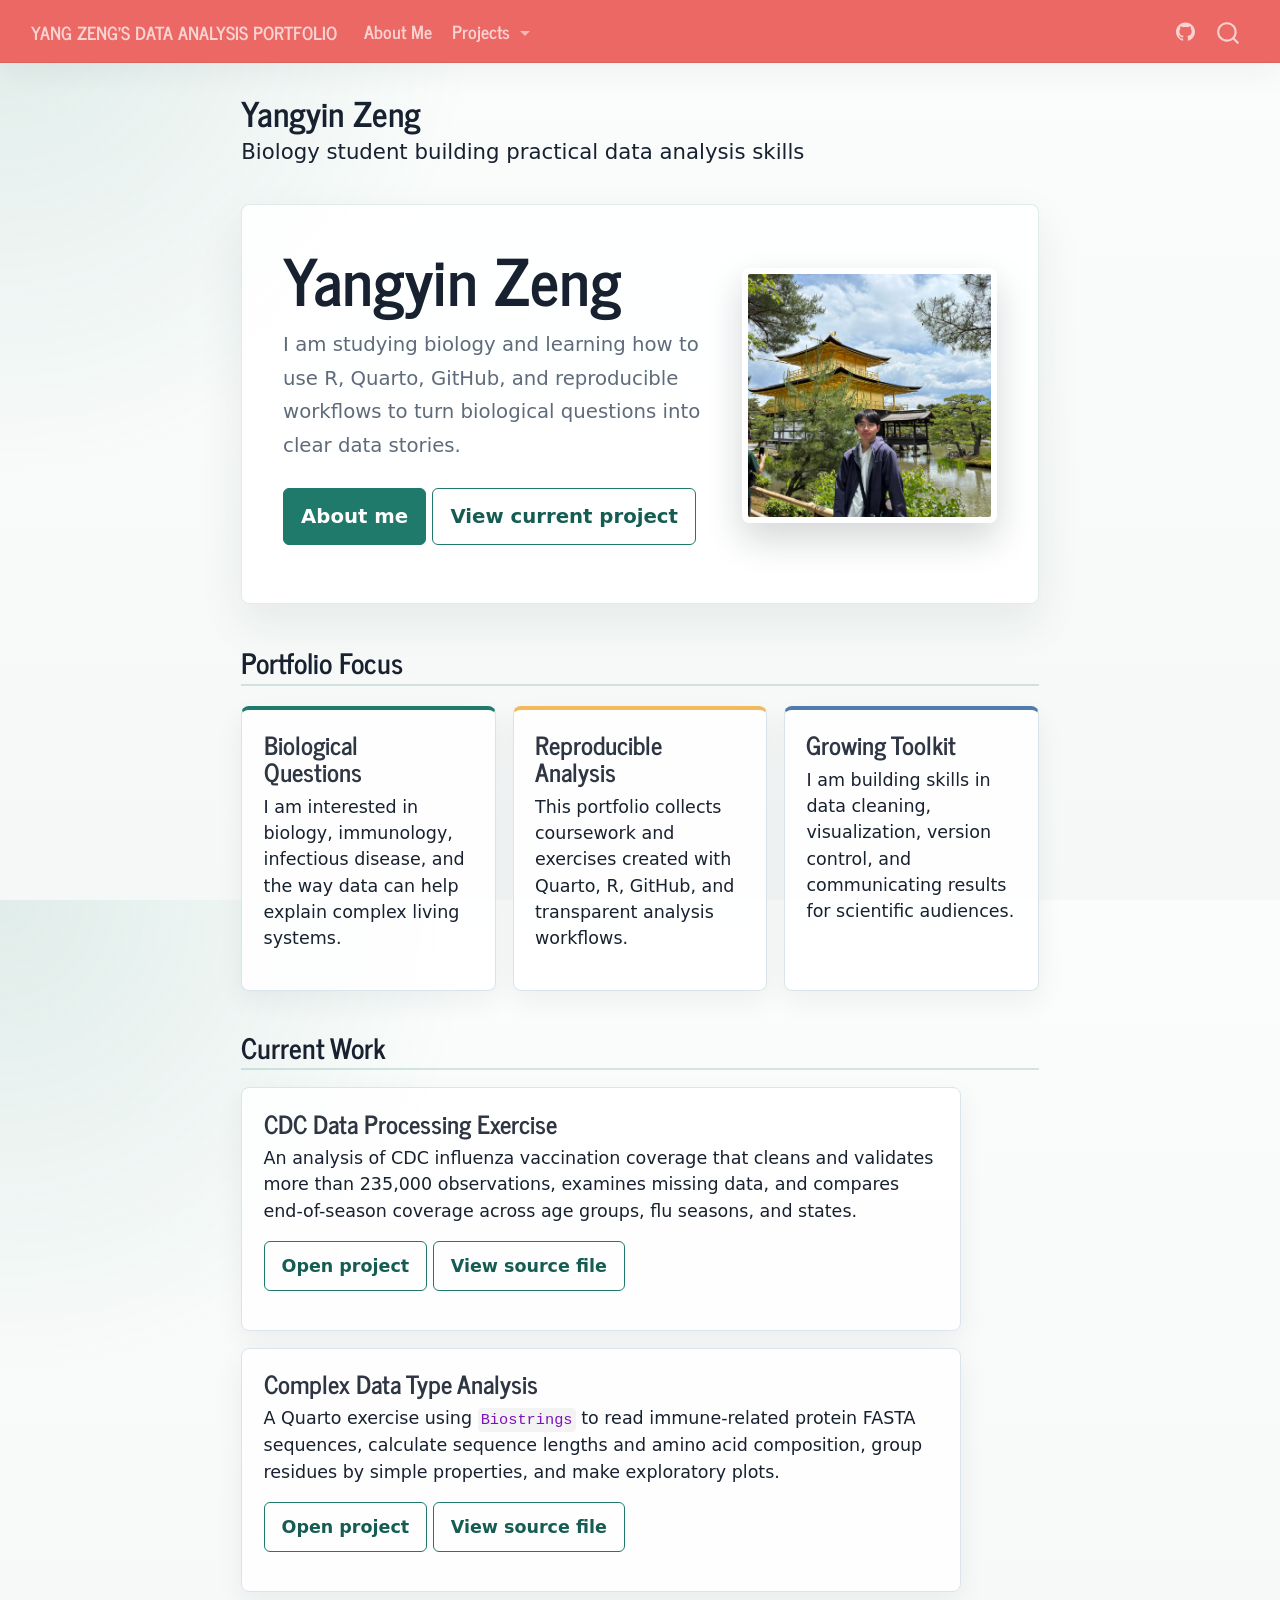
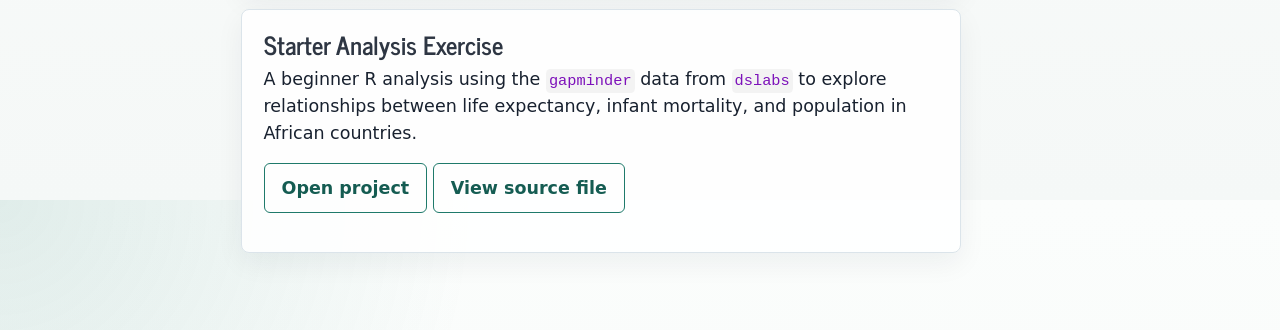
<file: docs/index.html>
<!DOCTYPE html>
<html xmlns="http://www.w3.org/1999/xhtml" lang="en" xml:lang="en"><head>

<meta charset="utf-8">
<meta name="generator" content="quarto-1.9.38">

<meta name="viewport" content="width=device-width, initial-scale=1.0, user-scalable=yes">


<title>Yangyin Zeng – Yang Zeng’s Data Analysis Portfolio</title>
<style>
/* Default styles provided by pandoc.
** See https://pandoc.org/MANUAL.html#variables-for-html for config info.
*/
code{white-space: pre-wrap;}
span.smallcaps{font-variant: small-caps;}
div.columns{display: flex; gap: min(4vw, 1.5em);}
div.column{flex: auto; overflow-x: auto;}
div.hanging-indent{margin-left: 1.5em; text-indent: -1.5em;}
ul.task-list{list-style: none;}
ul.task-list li input[type="checkbox"] {
  width: 0.8em;
  margin: 0 0.8em 0.2em -1em; /* quarto-specific, see https://github.com/quarto-dev/quarto-cli/issues/4556 */ 
  vertical-align: middle;
}
</style>


<script src="site_libs/quarto-nav/quarto-nav.js"></script>
<script src="site_libs/quarto-nav/headroom.min.js"></script>
<script src="site_libs/clipboard/clipboard.min.js"></script>
<script src="site_libs/quarto-search/autocomplete.umd.js"></script>
<script src="site_libs/quarto-search/fuse.min.js"></script>
<script src="site_libs/quarto-search/quarto-search.js"></script>
<meta name="quarto:offset" content="./">
<script src="site_libs/quarto-html/quarto.js" type="module"></script>
<script src="site_libs/quarto-html/tabsets/tabsets.js" type="module"></script>
<script src="site_libs/quarto-html/popper.min.js"></script>
<script src="site_libs/quarto-html/tippy.umd.min.js"></script>
<script src="site_libs/quarto-html/anchor.min.js"></script>
<link href="site_libs/quarto-html/tippy.css" rel="stylesheet">
<link href="site_libs/quarto-html/quarto-syntax-highlighting-15634bcf2e68342d4ad2dfa704d543f6.css" rel="stylesheet" id="quarto-text-highlighting-styles">
<script src="site_libs/bootstrap/bootstrap.min.js"></script>
<link href="site_libs/bootstrap/bootstrap-icons.css" rel="stylesheet">
<link href="site_libs/bootstrap/bootstrap-d390f6b1bb233dafbd59a397b5af9ca7.min.css" rel="stylesheet" append-hash="true" id="quarto-bootstrap" data-mode="light">
<script id="quarto-search-options" type="application/json">{
  "location": "navbar",
  "copy-button": false,
  "collapse-after": 3,
  "panel-placement": "end",
  "type": "overlay",
  "limit": 50,
  "keyboard-shortcut": [
    "f",
    "/",
    "s"
  ],
  "show-item-context": false,
  "language": {
    "search-no-results-text": "No results",
    "search-matching-documents-text": "matching documents",
    "search-copy-link-title": "Copy link to search",
    "search-hide-matches-text": "Hide additional matches",
    "search-more-match-text": "more match in this document",
    "search-more-matches-text": "more matches in this document",
    "search-clear-button-title": "Clear",
    "search-text-placeholder": "",
    "search-detached-cancel-button-title": "Cancel",
    "search-submit-button-title": "Submit",
    "search-label": "Search"
  }
}</script>


<link rel="stylesheet" href="styles.css">
</head>

<body class="nav-fixed fullcontent quarto-light">

<div id="quarto-search-results"></div>
  <header id="quarto-header" class="headroom fixed-top">
    <nav class="navbar navbar-expand-lg " data-bs-theme="dark">
      <div class="navbar-container container-fluid">
      <div class="navbar-brand-container mx-auto">
    <a class="navbar-brand" href="./index.html">
    <span class="navbar-title">Yang Zeng’s Data Analysis Portfolio</span>
    </a>
  </div>
            <div id="quarto-search" class="" title="Search"></div>
          <button class="navbar-toggler" type="button" data-bs-toggle="collapse" data-bs-target="#navbarCollapse" aria-controls="navbarCollapse" role="menu" aria-expanded="false" aria-label="Toggle navigation" onclick="if (window.quartoToggleHeadroom) { window.quartoToggleHeadroom(); }">
  <span class="navbar-toggler-icon"></span>
</button>
          <div class="collapse navbar-collapse" id="navbarCollapse">
            <ul class="navbar-nav navbar-nav-scroll me-auto">
  <li class="nav-item">
    <a class="nav-link" href="./aboutme.html"> 
<span class="menu-text">About Me</span></a>
  </li>  
  <li class="nav-item dropdown ">
    <a class="nav-link dropdown-toggle" href="#" id="nav-menu-projects" role="link" data-bs-toggle="dropdown" aria-expanded="false">
 <span class="menu-text">Projects</span>
    </a>
    <ul class="dropdown-menu" aria-labelledby="nav-menu-projects">    
        <li>
    <a class="dropdown-item" href="./starter-analysis-exercise/starter-analysis-exercise.html">
 <span class="dropdown-text">Starter Analysis Exercise</span></a>
  </li>  
        <li>
    <a class="dropdown-item" href="./cdcdata_exercise/cdcdata_exercise.html">
 <span class="dropdown-text">CDC Data Processing Exercise</span></a>
  </li>  
        <li>
    <a class="dropdown-item" href="./complex_data_type_analysis/complex_data_type_analysis.html">
 <span class="dropdown-text">Complex Data Type Analysis</span></a>
  </li>  
    </ul>
  </li>
</ul>
            <ul class="navbar-nav navbar-nav-scroll ms-auto">
  <li class="nav-item compact">
    <a class="nav-link" href="https://github.com/yangyin-zeng/YangZeng-portfolio.git"> <i class="bi bi-github" role="img">
</i> 
<span class="menu-text"></span></a>
  </li>  
</ul>
          </div> <!-- /navcollapse -->
            <div class="quarto-navbar-tools">
</div>
      </div> <!-- /container-fluid -->
    </nav>
</header>
<!-- content -->
<div id="quarto-content" class="quarto-container page-columns page-rows-contents page-layout-article page-navbar">
<!-- sidebar -->
<!-- margin-sidebar -->
    
<!-- main -->
<main class="content" id="quarto-document-content">

<header id="title-block-header" class="quarto-title-block default">
<div class="quarto-title">
<h1 class="title">Yangyin Zeng</h1>
<p class="subtitle lead">Biology student building practical data analysis skills</p>
</div>



<div class="quarto-title-meta">

    
  
    
  </div>
  


</header>


<div class="hero">
<section id="yangyin-zeng" class="level1 hero-copy">
<h1>Yangyin Zeng</h1>
<p>I am studying biology and learning how to use R, Quarto, GitHub, and reproducible workflows to turn biological questions into clear data stories.</p>
<div class="hero-actions">
<p><a href="./aboutme.html" class="button primary">About me</a> <a href="./cdcdata_exercise/cdcdata_exercise.html" class="button">View current project</a></p>
</div>
</section>
<div class="hero-photo">
<p><img src="images/profile.jpg" class="img-fluid" alt="Portrait of Yangyin Zeng"></p>
</div>
</div>
<section id="portfolio-focus" class="level2">
<h2 class="anchored" data-anchor-id="portfolio-focus">Portfolio Focus</h2>
<div class="feature-grid">
<section id="biological-questions" class="level3 feature-card">
<h3 class="anchored" data-anchor-id="biological-questions">Biological Questions</h3>
<p>I am interested in biology, immunology, infectious disease, and the way data can help explain complex living systems.</p>
</section>
<section id="reproducible-analysis" class="level3 feature-card">
<h3 class="anchored" data-anchor-id="reproducible-analysis">Reproducible Analysis</h3>
<p>This portfolio collects coursework and exercises created with Quarto, R, GitHub, and transparent analysis workflows.</p>
</section>
<section id="growing-toolkit" class="level3 feature-card">
<h3 class="anchored" data-anchor-id="growing-toolkit">Growing Toolkit</h3>
<p>I am building skills in data cleaning, visualization, version control, and communicating results for scientific audiences.</p>
</section>
</div>
</section>
<section id="current-work" class="level2">
<h2 class="anchored" data-anchor-id="current-work">Current Work</h2>
<div class="project-list">
<section id="cdc-data-processing-exercise" class="level3 project-card">
<h3 class="anchored" data-anchor-id="cdc-data-processing-exercise">CDC Data Processing Exercise</h3>
<p>An analysis of CDC influenza vaccination coverage that cleans and validates more than 235,000 observations, examines missing data, and compares end-of-season coverage across age groups, flu seasons, and states.</p>
<p><a href="./cdcdata_exercise/cdcdata_exercise.html" class="project-link">Open project</a> <a href="https://github.com/yangyin-zeng/YangZeng-portfolio/blob/main/cdcdata_exercise/cdcdata_exercise.R" class="project-link">View source file</a></p>
</section>
<section id="complex-data-type-analysis" class="level3 project-card">
<h3 class="anchored" data-anchor-id="complex-data-type-analysis">Complex Data Type Analysis</h3>
<p>A Quarto exercise using <code>Biostrings</code> to read immune-related protein FASTA sequences, calculate sequence lengths and amino acid composition, group residues by simple properties, and make exploratory plots.</p>
<p><a href="./complex_data_type_analysis/complex_data_type_analysis.html" class="project-link">Open project</a> <a href="https://github.com/yangyin-zeng/YangZeng-portfolio/blob/main/complex_data_type_analysis/complex_data_type_analysis.qmd" class="project-link">View source file</a></p>
</section>
<section id="starter-analysis-exercise" class="level3 project-card">
<h3 class="anchored" data-anchor-id="starter-analysis-exercise">Starter Analysis Exercise</h3>
<p>A beginner R analysis using the <code>gapminder</code> data from <code>dslabs</code> to explore relationships between life expectancy, infant mortality, and population in African countries.</p>
<p><a href="./starter-analysis-exercise/starter-analysis-exercise.html" class="project-link">Open project</a> <a href="https://github.com/yangyin-zeng/starter-analysis-exercise/blob/master/starter_analysis_exercise.Rmd" class="project-link">View source file</a></p>
</section>
</div>


</section>

</main> <!-- /main -->
<script id="quarto-html-after-body" type="application/javascript">
  window.document.addEventListener("DOMContentLoaded", function (event) {
    const icon = "";
    const anchorJS = new window.AnchorJS();
    anchorJS.options = {
      placement: 'right',
      icon: icon
    };
    anchorJS.add('.anchored');
    const isCodeAnnotation = (el) => {
      for (const clz of el.classList) {
        if (clz.startsWith('code-annotation-')) {                     
          return true;
        }
      }
      return false;
    }
    const onCopySuccess = function(e) {
      // button target
      const button = e.trigger;
      // don't keep focus
      button.blur();
      // flash "checked"
      button.classList.add('code-copy-button-checked');
      var currentTitle = button.getAttribute("title");
      button.setAttribute("title", "Copied!");
      let tooltip;
      if (window.bootstrap) {
        button.setAttribute("data-bs-toggle", "tooltip");
        button.setAttribute("data-bs-placement", "left");
        button.setAttribute("data-bs-title", "Copied!");
        tooltip = new bootstrap.Tooltip(button, 
          { trigger: "manual", 
            customClass: "code-copy-button-tooltip",
            offset: [0, -8]});
        tooltip.show();    
      }
      setTimeout(function() {
        if (tooltip) {
          tooltip.hide();
          button.removeAttribute("data-bs-title");
          button.removeAttribute("data-bs-toggle");
          button.removeAttribute("data-bs-placement");
        }
        button.setAttribute("title", currentTitle);
        button.classList.remove('code-copy-button-checked');
      }, 1000);
      // clear code selection
      e.clearSelection();
    }
    const getTextToCopy = function(trigger) {
      const outerScaffold = trigger.parentElement.cloneNode(true);
      const codeEl = outerScaffold.querySelector('code');
      for (const childEl of codeEl.children) {
        if (isCodeAnnotation(childEl)) {
          childEl.remove();
        }
      }
      return codeEl.innerText;
    }
    const clipboard = new window.ClipboardJS('.code-copy-button:not([data-in-quarto-modal])', {
      text: getTextToCopy
    });
    clipboard.on('success', onCopySuccess);
    if (window.document.getElementById('quarto-embedded-source-code-modal')) {
      const clipboardModal = new window.ClipboardJS('.code-copy-button[data-in-quarto-modal]', {
        text: getTextToCopy,
        container: window.document.getElementById('quarto-embedded-source-code-modal')
      });
      clipboardModal.on('success', onCopySuccess);
    }
      var localhostRegex = new RegExp(/^(?:http|https):\/\/localhost\:?[0-9]*\//);
      var mailtoRegex = new RegExp(/^mailto:/);
        var filterRegex = new RegExp('/' + window.location.host + '/');
      var isInternal = (href) => {
          return filterRegex.test(href) || localhostRegex.test(href) || mailtoRegex.test(href);
      }
      // Inspect non-navigation links and adorn them if external
     var links = window.document.querySelectorAll('a[href]:not(.nav-link):not(.navbar-brand):not(.toc-action):not(.sidebar-link):not(.sidebar-item-toggle):not(.pagination-link):not(.no-external):not([aria-hidden]):not(.dropdown-item):not(.quarto-navigation-tool):not(.about-link)');
      for (var i=0; i<links.length; i++) {
        const link = links[i];
        if (!isInternal(link.href)) {
          // undo the damage that might have been done by quarto-nav.js in the case of
          // links that we want to consider external
          if (link.dataset.originalHref !== undefined) {
            link.href = link.dataset.originalHref;
          }
        }
      }
    function tippyHover(el, contentFn, onTriggerFn, onUntriggerFn) {
      const config = {
        allowHTML: true,
        maxWidth: 500,
        delay: 100,
        arrow: false,
        appendTo: function(el) {
            return el.parentElement;
        },
        interactive: true,
        interactiveBorder: 10,
        theme: 'quarto',
        placement: 'bottom-start',
      };
      if (contentFn) {
        config.content = contentFn;
      }
      if (onTriggerFn) {
        config.onTrigger = onTriggerFn;
      }
      if (onUntriggerFn) {
        config.onUntrigger = onUntriggerFn;
      }
      window.tippy(el, config); 
    }
    const noterefs = window.document.querySelectorAll('a[role="doc-noteref"]');
    for (var i=0; i<noterefs.length; i++) {
      const ref = noterefs[i];
      tippyHover(ref, function() {
        // use id or data attribute instead here
        let href = ref.getAttribute('data-footnote-href') || ref.getAttribute('href');
        try { href = new URL(href).hash; } catch {}
        const id = href.replace(/^#\/?/, "");
        const note = window.document.getElementById(id);
        if (note) {
          return note.innerHTML;
        } else {
          return "";
        }
      });
    }
    const xrefs = window.document.querySelectorAll('a.quarto-xref');
    const processXRef = (id, note) => {
      // Strip column container classes
      const stripColumnClz = (el) => {
        el.classList.remove("page-full", "page-columns");
        if (el.children) {
          for (const child of el.children) {
            stripColumnClz(child);
          }
        }
      }
      stripColumnClz(note)
      if (id === null || id.startsWith('sec-')) {
        // Special case sections, only their first couple elements
        const container = document.createElement("div");
        if (note.children && note.children.length > 2) {
          container.appendChild(note.children[0].cloneNode(true));
          for (let i = 1; i < note.children.length; i++) {
            const child = note.children[i];
            if (child.tagName === "P" && child.innerText === "") {
              continue;
            } else {
              container.appendChild(child.cloneNode(true));
              break;
            }
          }
          if (window.Quarto?.typesetMath) {
            window.Quarto.typesetMath(container);
          }
          return container.innerHTML
        } else {
          if (window.Quarto?.typesetMath) {
            window.Quarto.typesetMath(note);
          }
          return note.innerHTML;
        }
      } else {
        // Remove any anchor links if they are present
        const anchorLink = note.querySelector('a.anchorjs-link');
        if (anchorLink) {
          anchorLink.remove();
        }
        if (window.Quarto?.typesetMath) {
          window.Quarto.typesetMath(note);
        }
        if (note.classList.contains("callout")) {
          return note.outerHTML;
        } else {
          return note.innerHTML;
        }
      }
    }
    for (var i=0; i<xrefs.length; i++) {
      const xref = xrefs[i];
      tippyHover(xref, undefined, function(instance) {
        instance.disable();
        let url = xref.getAttribute('href');
        let hash = undefined; 
        if (url.startsWith('#')) {
          hash = url;
        } else {
          try { hash = new URL(url).hash; } catch {}
        }
        if (hash) {
          const id = hash.replace(/^#\/?/, "");
          const note = window.document.getElementById(id);
          if (note !== null) {
            try {
              const html = processXRef(id, note.cloneNode(true));
              instance.setContent(html);
            } finally {
              instance.enable();
              instance.show();
            }
          } else {
            // See if we can fetch this
            fetch(url.split('#')[0])
            .then(res => res.text())
            .then(html => {
              const parser = new DOMParser();
              const htmlDoc = parser.parseFromString(html, "text/html");
              const note = htmlDoc.getElementById(id);
              if (note !== null) {
                const html = processXRef(id, note);
                instance.setContent(html);
              } 
            }).finally(() => {
              instance.enable();
              instance.show();
            });
          }
        } else {
          // See if we can fetch a full url (with no hash to target)
          // This is a special case and we should probably do some content thinning / targeting
          fetch(url)
          .then(res => res.text())
          .then(html => {
            const parser = new DOMParser();
            const htmlDoc = parser.parseFromString(html, "text/html");
            const note = htmlDoc.querySelector('main.content');
            if (note !== null) {
              // This should only happen for chapter cross references
              // (since there is no id in the URL)
              // remove the first header
              if (note.children.length > 0 && note.children[0].tagName === "HEADER") {
                note.children[0].remove();
              }
              const html = processXRef(null, note);
              instance.setContent(html);
            } 
          }).finally(() => {
            instance.enable();
            instance.show();
          });
        }
      }, function(instance) {
      });
    }
        let selectedAnnoteEl;
        const selectorForAnnotation = ( cell, annotation) => {
          let cellAttr = 'data-code-cell="' + cell + '"';
          let lineAttr = 'data-code-annotation="' +  annotation + '"';
          const selector = 'span[' + cellAttr + '][' + lineAttr + ']';
          return selector;
        }
        const selectCodeLines = (annoteEl) => {
          const doc = window.document;
          const targetCell = annoteEl.getAttribute("data-target-cell");
          const targetAnnotation = annoteEl.getAttribute("data-target-annotation");
          const annoteSpan = window.document.querySelector(selectorForAnnotation(targetCell, targetAnnotation));
          const lines = annoteSpan.getAttribute("data-code-lines").split(",");
          const lineIds = lines.map((line) => {
            return targetCell + "-" + line;
          })
          let top = null;
          let height = null;
          let parent = null;
          if (lineIds.length > 0) {
              //compute the position of the single el (top and bottom and make a div)
              const el = window.document.getElementById(lineIds[0]);
              top = el.offsetTop;
              height = el.offsetHeight;
              parent = el.parentElement.parentElement;
            if (lineIds.length > 1) {
              const lastEl = window.document.getElementById(lineIds[lineIds.length - 1]);
              const bottom = lastEl.offsetTop + lastEl.offsetHeight;
              height = bottom - top;
            }
            if (top !== null && height !== null && parent !== null) {
              // cook up a div (if necessary) and position it 
              let div = window.document.getElementById("code-annotation-line-highlight");
              if (div === null) {
                div = window.document.createElement("div");
                div.setAttribute("id", "code-annotation-line-highlight");
                div.style.position = 'absolute';
                parent.appendChild(div);
              }
              div.style.top = top - 2 + "px";
              div.style.height = height + 4 + "px";
              div.style.left = 0;
              let gutterDiv = window.document.getElementById("code-annotation-line-highlight-gutter");
              if (gutterDiv === null) {
                gutterDiv = window.document.createElement("div");
                gutterDiv.setAttribute("id", "code-annotation-line-highlight-gutter");
                gutterDiv.style.position = 'absolute';
                const codeCell = window.document.getElementById(targetCell);
                const gutter = codeCell.querySelector('.code-annotation-gutter');
                gutter.appendChild(gutterDiv);
              }
              gutterDiv.style.top = top - 2 + "px";
              gutterDiv.style.height = height + 4 + "px";
            }
            selectedAnnoteEl = annoteEl;
          }
        };
        const unselectCodeLines = () => {
          const elementsIds = ["code-annotation-line-highlight", "code-annotation-line-highlight-gutter"];
          elementsIds.forEach((elId) => {
            const div = window.document.getElementById(elId);
            if (div) {
              div.remove();
            }
          });
          selectedAnnoteEl = undefined;
        };
          // Handle positioning of the toggle
      window.addEventListener(
        "resize",
        throttle(() => {
          elRect = undefined;
          if (selectedAnnoteEl) {
            selectCodeLines(selectedAnnoteEl);
          }
        }, 10)
      );
      function throttle(fn, ms) {
      let throttle = false;
      let timer;
        return (...args) => {
          if(!throttle) { // first call gets through
              fn.apply(this, args);
              throttle = true;
          } else { // all the others get throttled
              if(timer) clearTimeout(timer); // cancel #2
              timer = setTimeout(() => {
                fn.apply(this, args);
                timer = throttle = false;
              }, ms);
          }
        };
      }
        // Attach click handler to the DT
        const annoteDls = window.document.querySelectorAll('dt[data-target-cell]');
        for (const annoteDlNode of annoteDls) {
          annoteDlNode.addEventListener('click', (event) => {
            const clickedEl = event.target;
            if (clickedEl !== selectedAnnoteEl) {
              unselectCodeLines();
              const activeEl = window.document.querySelector('dt[data-target-cell].code-annotation-active');
              if (activeEl) {
                activeEl.classList.remove('code-annotation-active');
              }
              selectCodeLines(clickedEl);
              clickedEl.classList.add('code-annotation-active');
            } else {
              // Unselect the line
              unselectCodeLines();
              clickedEl.classList.remove('code-annotation-active');
            }
          });
        }
    const findCites = (el) => {
      const parentEl = el.parentElement;
      if (parentEl) {
        const cites = parentEl.dataset.cites;
        if (cites) {
          return {
            el,
            cites: cites.split(' ')
          };
        } else {
          return findCites(el.parentElement)
        }
      } else {
        return undefined;
      }
    };
    var bibliorefs = window.document.querySelectorAll('a[role="doc-biblioref"]');
    for (var i=0; i<bibliorefs.length; i++) {
      const ref = bibliorefs[i];
      const citeInfo = findCites(ref);
      if (citeInfo) {
        tippyHover(citeInfo.el, function() {
          var popup = window.document.createElement('div');
          citeInfo.cites.forEach(function(cite) {
            var citeDiv = window.document.createElement('div');
            citeDiv.classList.add('hanging-indent');
            citeDiv.classList.add('csl-entry');
            var biblioDiv = window.document.getElementById('ref-' + cite);
            if (biblioDiv) {
              citeDiv.innerHTML = biblioDiv.innerHTML;
            }
            popup.appendChild(citeDiv);
          });
          return popup.innerHTML;
        });
      }
    }
  });
  </script>
</div> <!-- /content -->




</body></html>
</file>
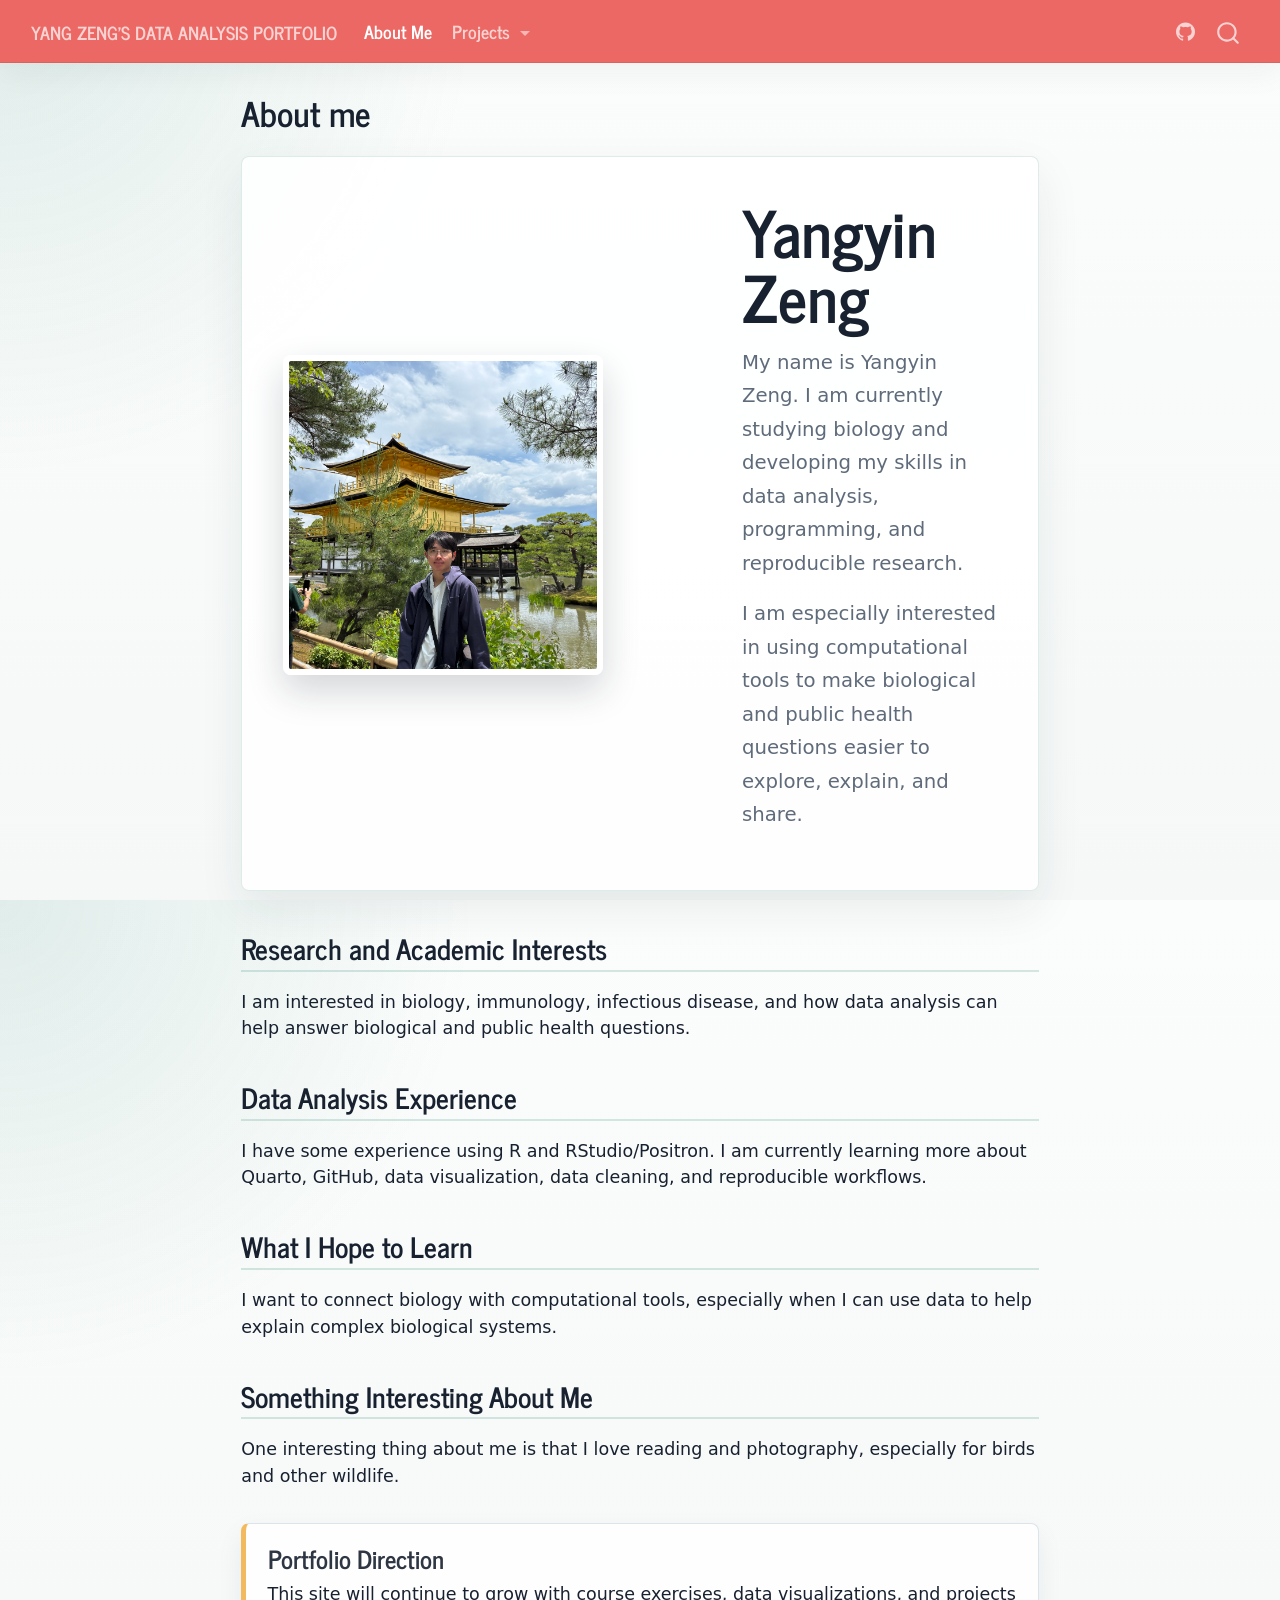
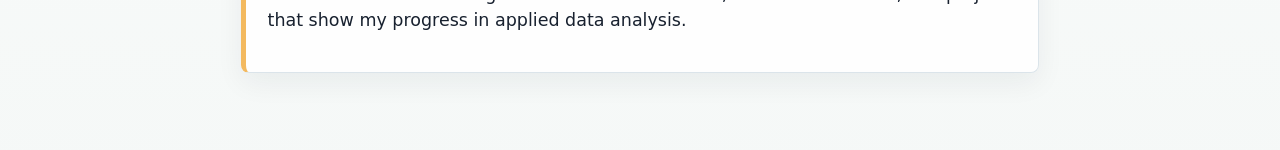
<file: docs/aboutme.html>
<!DOCTYPE html>
<html xmlns="http://www.w3.org/1999/xhtml" lang="en" xml:lang="en"><head>

<meta charset="utf-8">
<meta name="generator" content="quarto-1.9.38">

<meta name="viewport" content="width=device-width, initial-scale=1.0, user-scalable=yes">


<title>About me – Yang Zeng’s Data Analysis Portfolio</title>
<style>
/* Default styles provided by pandoc.
** See https://pandoc.org/MANUAL.html#variables-for-html for config info.
*/
code{white-space: pre-wrap;}
span.smallcaps{font-variant: small-caps;}
div.columns{display: flex; gap: min(4vw, 1.5em);}
div.column{flex: auto; overflow-x: auto;}
div.hanging-indent{margin-left: 1.5em; text-indent: -1.5em;}
ul.task-list{list-style: none;}
ul.task-list li input[type="checkbox"] {
  width: 0.8em;
  margin: 0 0.8em 0.2em -1em; /* quarto-specific, see https://github.com/quarto-dev/quarto-cli/issues/4556 */ 
  vertical-align: middle;
}
</style>


<script src="site_libs/quarto-nav/quarto-nav.js"></script>
<script src="site_libs/quarto-nav/headroom.min.js"></script>
<script src="site_libs/clipboard/clipboard.min.js"></script>
<script src="site_libs/quarto-search/autocomplete.umd.js"></script>
<script src="site_libs/quarto-search/fuse.min.js"></script>
<script src="site_libs/quarto-search/quarto-search.js"></script>
<meta name="quarto:offset" content="./">
<script src="site_libs/quarto-html/quarto.js" type="module"></script>
<script src="site_libs/quarto-html/tabsets/tabsets.js" type="module"></script>
<script src="site_libs/quarto-html/popper.min.js"></script>
<script src="site_libs/quarto-html/tippy.umd.min.js"></script>
<script src="site_libs/quarto-html/anchor.min.js"></script>
<link href="site_libs/quarto-html/tippy.css" rel="stylesheet">
<link href="site_libs/quarto-html/quarto-syntax-highlighting-15634bcf2e68342d4ad2dfa704d543f6.css" rel="stylesheet" id="quarto-text-highlighting-styles">
<script src="site_libs/bootstrap/bootstrap.min.js"></script>
<link href="site_libs/bootstrap/bootstrap-icons.css" rel="stylesheet">
<link href="site_libs/bootstrap/bootstrap-d390f6b1bb233dafbd59a397b5af9ca7.min.css" rel="stylesheet" append-hash="true" id="quarto-bootstrap" data-mode="light">
<script id="quarto-search-options" type="application/json">{
  "location": "navbar",
  "copy-button": false,
  "collapse-after": 3,
  "panel-placement": "end",
  "type": "overlay",
  "limit": 50,
  "keyboard-shortcut": [
    "f",
    "/",
    "s"
  ],
  "show-item-context": false,
  "language": {
    "search-no-results-text": "No results",
    "search-matching-documents-text": "matching documents",
    "search-copy-link-title": "Copy link to search",
    "search-hide-matches-text": "Hide additional matches",
    "search-more-match-text": "more match in this document",
    "search-more-matches-text": "more matches in this document",
    "search-clear-button-title": "Clear",
    "search-text-placeholder": "",
    "search-detached-cancel-button-title": "Cancel",
    "search-submit-button-title": "Submit",
    "search-label": "Search"
  }
}</script>


<link rel="stylesheet" href="styles.css">
</head>

<body class="nav-fixed fullcontent quarto-light">

<div id="quarto-search-results"></div>
  <header id="quarto-header" class="headroom fixed-top">
    <nav class="navbar navbar-expand-lg " data-bs-theme="dark">
      <div class="navbar-container container-fluid">
      <div class="navbar-brand-container mx-auto">
    <a class="navbar-brand" href="./index.html">
    <span class="navbar-title">Yang Zeng’s Data Analysis Portfolio</span>
    </a>
  </div>
            <div id="quarto-search" class="" title="Search"></div>
          <button class="navbar-toggler" type="button" data-bs-toggle="collapse" data-bs-target="#navbarCollapse" aria-controls="navbarCollapse" role="menu" aria-expanded="false" aria-label="Toggle navigation" onclick="if (window.quartoToggleHeadroom) { window.quartoToggleHeadroom(); }">
  <span class="navbar-toggler-icon"></span>
</button>
          <div class="collapse navbar-collapse" id="navbarCollapse">
            <ul class="navbar-nav navbar-nav-scroll me-auto">
  <li class="nav-item">
    <a class="nav-link active" href="./aboutme.html" aria-current="page"> 
<span class="menu-text">About Me</span></a>
  </li>  
  <li class="nav-item dropdown ">
    <a class="nav-link dropdown-toggle" href="#" id="nav-menu-projects" role="link" data-bs-toggle="dropdown" aria-expanded="false">
 <span class="menu-text">Projects</span>
    </a>
    <ul class="dropdown-menu" aria-labelledby="nav-menu-projects">    
        <li>
    <a class="dropdown-item" href="./starter-analysis-exercise/starter-analysis-exercise.html">
 <span class="dropdown-text">Starter Analysis Exercise</span></a>
  </li>  
        <li>
    <a class="dropdown-item" href="./cdcdata_exercise/cdcdata_exercise.html">
 <span class="dropdown-text">CDC Data Processing Exercise</span></a>
  </li>  
        <li>
    <a class="dropdown-item" href="./complex_data_type_analysis/complex_data_type_analysis.html">
 <span class="dropdown-text">Complex Data Type Analysis</span></a>
  </li>  
    </ul>
  </li>
</ul>
            <ul class="navbar-nav navbar-nav-scroll ms-auto">
  <li class="nav-item compact">
    <a class="nav-link" href="https://github.com/yangyin-zeng/YangZeng-portfolio.git"> <i class="bi bi-github" role="img">
</i> 
<span class="menu-text"></span></a>
  </li>  
</ul>
          </div> <!-- /navcollapse -->
            <div class="quarto-navbar-tools">
</div>
      </div> <!-- /container-fluid -->
    </nav>
</header>
<!-- content -->
<div id="quarto-content" class="quarto-container page-columns page-rows-contents page-layout-article page-navbar">
<!-- sidebar -->
<!-- margin-sidebar -->
    
<!-- main -->
<main class="content" id="quarto-document-content">

<header id="title-block-header" class="quarto-title-block default">
<div class="quarto-title">
<h1 class="title">About me</h1>
</div>



<div class="quarto-title-meta">

    
  
    
  </div>
  


</header>


<div class="about-header">
<div class="about-image">
<p><img src="images/profile.jpg" class="img-fluid" alt="Portrait of Yangyin Zeng"></p>
</div>
<section id="yangyin-zeng" class="level1 about-intro">
<h1>Yangyin Zeng</h1>
<p>My name is Yangyin Zeng. I am currently studying biology and developing my skills in data analysis, programming, and reproducible research.</p>
<p>I am especially interested in using computational tools to make biological and public health questions easier to explore, explain, and share.</p>
</section>
</div>
<section id="research-and-academic-interests" class="level2">
<h2 class="anchored" data-anchor-id="research-and-academic-interests">Research and Academic Interests</h2>
<p>I am interested in biology, immunology, infectious disease, and how data analysis can help answer biological and public health questions.</p>
</section>
<section id="data-analysis-experience" class="level2">
<h2 class="anchored" data-anchor-id="data-analysis-experience">Data Analysis Experience</h2>
<p>I have some experience using R and RStudio/Positron. I am currently learning more about Quarto, GitHub, data visualization, data cleaning, and reproducible workflows.</p>
</section>
<section id="what-i-hope-to-learn" class="level2">
<h2 class="anchored" data-anchor-id="what-i-hope-to-learn">What I Hope to Learn</h2>
<p>I want to connect biology with computational tools, especially when I can use data to help explain complex biological systems.</p>
</section>
<section id="something-interesting-about-me" class="level2">
<h2 class="anchored" data-anchor-id="something-interesting-about-me">Something Interesting About Me</h2>
<p>One interesting thing about me is that I love reading and photography, especially for birds and other wildlife.</p>
<section id="portfolio-direction" class="level3 note-panel">
<h3 class="anchored" data-anchor-id="portfolio-direction">Portfolio Direction</h3>
<p>This site will continue to grow with course exercises, data visualizations, and projects that show my progress in applied data analysis.</p>
</section>


</section>

</main> <!-- /main -->
<script id="quarto-html-after-body" type="application/javascript">
  window.document.addEventListener("DOMContentLoaded", function (event) {
    const icon = "";
    const anchorJS = new window.AnchorJS();
    anchorJS.options = {
      placement: 'right',
      icon: icon
    };
    anchorJS.add('.anchored');
    const isCodeAnnotation = (el) => {
      for (const clz of el.classList) {
        if (clz.startsWith('code-annotation-')) {                     
          return true;
        }
      }
      return false;
    }
    const onCopySuccess = function(e) {
      // button target
      const button = e.trigger;
      // don't keep focus
      button.blur();
      // flash "checked"
      button.classList.add('code-copy-button-checked');
      var currentTitle = button.getAttribute("title");
      button.setAttribute("title", "Copied!");
      let tooltip;
      if (window.bootstrap) {
        button.setAttribute("data-bs-toggle", "tooltip");
        button.setAttribute("data-bs-placement", "left");
        button.setAttribute("data-bs-title", "Copied!");
        tooltip = new bootstrap.Tooltip(button, 
          { trigger: "manual", 
            customClass: "code-copy-button-tooltip",
            offset: [0, -8]});
        tooltip.show();    
      }
      setTimeout(function() {
        if (tooltip) {
          tooltip.hide();
          button.removeAttribute("data-bs-title");
          button.removeAttribute("data-bs-toggle");
          button.removeAttribute("data-bs-placement");
        }
        button.setAttribute("title", currentTitle);
        button.classList.remove('code-copy-button-checked');
      }, 1000);
      // clear code selection
      e.clearSelection();
    }
    const getTextToCopy = function(trigger) {
      const outerScaffold = trigger.parentElement.cloneNode(true);
      const codeEl = outerScaffold.querySelector('code');
      for (const childEl of codeEl.children) {
        if (isCodeAnnotation(childEl)) {
          childEl.remove();
        }
      }
      return codeEl.innerText;
    }
    const clipboard = new window.ClipboardJS('.code-copy-button:not([data-in-quarto-modal])', {
      text: getTextToCopy
    });
    clipboard.on('success', onCopySuccess);
    if (window.document.getElementById('quarto-embedded-source-code-modal')) {
      const clipboardModal = new window.ClipboardJS('.code-copy-button[data-in-quarto-modal]', {
        text: getTextToCopy,
        container: window.document.getElementById('quarto-embedded-source-code-modal')
      });
      clipboardModal.on('success', onCopySuccess);
    }
      var localhostRegex = new RegExp(/^(?:http|https):\/\/localhost\:?[0-9]*\//);
      var mailtoRegex = new RegExp(/^mailto:/);
        var filterRegex = new RegExp('/' + window.location.host + '/');
      var isInternal = (href) => {
          return filterRegex.test(href) || localhostRegex.test(href) || mailtoRegex.test(href);
      }
      // Inspect non-navigation links and adorn them if external
     var links = window.document.querySelectorAll('a[href]:not(.nav-link):not(.navbar-brand):not(.toc-action):not(.sidebar-link):not(.sidebar-item-toggle):not(.pagination-link):not(.no-external):not([aria-hidden]):not(.dropdown-item):not(.quarto-navigation-tool):not(.about-link)');
      for (var i=0; i<links.length; i++) {
        const link = links[i];
        if (!isInternal(link.href)) {
          // undo the damage that might have been done by quarto-nav.js in the case of
          // links that we want to consider external
          if (link.dataset.originalHref !== undefined) {
            link.href = link.dataset.originalHref;
          }
        }
      }
    function tippyHover(el, contentFn, onTriggerFn, onUntriggerFn) {
      const config = {
        allowHTML: true,
        maxWidth: 500,
        delay: 100,
        arrow: false,
        appendTo: function(el) {
            return el.parentElement;
        },
        interactive: true,
        interactiveBorder: 10,
        theme: 'quarto',
        placement: 'bottom-start',
      };
      if (contentFn) {
        config.content = contentFn;
      }
      if (onTriggerFn) {
        config.onTrigger = onTriggerFn;
      }
      if (onUntriggerFn) {
        config.onUntrigger = onUntriggerFn;
      }
      window.tippy(el, config); 
    }
    const noterefs = window.document.querySelectorAll('a[role="doc-noteref"]');
    for (var i=0; i<noterefs.length; i++) {
      const ref = noterefs[i];
      tippyHover(ref, function() {
        // use id or data attribute instead here
        let href = ref.getAttribute('data-footnote-href') || ref.getAttribute('href');
        try { href = new URL(href).hash; } catch {}
        const id = href.replace(/^#\/?/, "");
        const note = window.document.getElementById(id);
        if (note) {
          return note.innerHTML;
        } else {
          return "";
        }
      });
    }
    const xrefs = window.document.querySelectorAll('a.quarto-xref');
    const processXRef = (id, note) => {
      // Strip column container classes
      const stripColumnClz = (el) => {
        el.classList.remove("page-full", "page-columns");
        if (el.children) {
          for (const child of el.children) {
            stripColumnClz(child);
          }
        }
      }
      stripColumnClz(note)
      if (id === null || id.startsWith('sec-')) {
        // Special case sections, only their first couple elements
        const container = document.createElement("div");
        if (note.children && note.children.length > 2) {
          container.appendChild(note.children[0].cloneNode(true));
          for (let i = 1; i < note.children.length; i++) {
            const child = note.children[i];
            if (child.tagName === "P" && child.innerText === "") {
              continue;
            } else {
              container.appendChild(child.cloneNode(true));
              break;
            }
          }
          if (window.Quarto?.typesetMath) {
            window.Quarto.typesetMath(container);
          }
          return container.innerHTML
        } else {
          if (window.Quarto?.typesetMath) {
            window.Quarto.typesetMath(note);
          }
          return note.innerHTML;
        }
      } else {
        // Remove any anchor links if they are present
        const anchorLink = note.querySelector('a.anchorjs-link');
        if (anchorLink) {
          anchorLink.remove();
        }
        if (window.Quarto?.typesetMath) {
          window.Quarto.typesetMath(note);
        }
        if (note.classList.contains("callout")) {
          return note.outerHTML;
        } else {
          return note.innerHTML;
        }
      }
    }
    for (var i=0; i<xrefs.length; i++) {
      const xref = xrefs[i];
      tippyHover(xref, undefined, function(instance) {
        instance.disable();
        let url = xref.getAttribute('href');
        let hash = undefined; 
        if (url.startsWith('#')) {
          hash = url;
        } else {
          try { hash = new URL(url).hash; } catch {}
        }
        if (hash) {
          const id = hash.replace(/^#\/?/, "");
          const note = window.document.getElementById(id);
          if (note !== null) {
            try {
              const html = processXRef(id, note.cloneNode(true));
              instance.setContent(html);
            } finally {
              instance.enable();
              instance.show();
            }
          } else {
            // See if we can fetch this
            fetch(url.split('#')[0])
            .then(res => res.text())
            .then(html => {
              const parser = new DOMParser();
              const htmlDoc = parser.parseFromString(html, "text/html");
              const note = htmlDoc.getElementById(id);
              if (note !== null) {
                const html = processXRef(id, note);
                instance.setContent(html);
              } 
            }).finally(() => {
              instance.enable();
              instance.show();
            });
          }
        } else {
          // See if we can fetch a full url (with no hash to target)
          // This is a special case and we should probably do some content thinning / targeting
          fetch(url)
          .then(res => res.text())
          .then(html => {
            const parser = new DOMParser();
            const htmlDoc = parser.parseFromString(html, "text/html");
            const note = htmlDoc.querySelector('main.content');
            if (note !== null) {
              // This should only happen for chapter cross references
              // (since there is no id in the URL)
              // remove the first header
              if (note.children.length > 0 && note.children[0].tagName === "HEADER") {
                note.children[0].remove();
              }
              const html = processXRef(null, note);
              instance.setContent(html);
            } 
          }).finally(() => {
            instance.enable();
            instance.show();
          });
        }
      }, function(instance) {
      });
    }
        let selectedAnnoteEl;
        const selectorForAnnotation = ( cell, annotation) => {
          let cellAttr = 'data-code-cell="' + cell + '"';
          let lineAttr = 'data-code-annotation="' +  annotation + '"';
          const selector = 'span[' + cellAttr + '][' + lineAttr + ']';
          return selector;
        }
        const selectCodeLines = (annoteEl) => {
          const doc = window.document;
          const targetCell = annoteEl.getAttribute("data-target-cell");
          const targetAnnotation = annoteEl.getAttribute("data-target-annotation");
          const annoteSpan = window.document.querySelector(selectorForAnnotation(targetCell, targetAnnotation));
          const lines = annoteSpan.getAttribute("data-code-lines").split(",");
          const lineIds = lines.map((line) => {
            return targetCell + "-" + line;
          })
          let top = null;
          let height = null;
          let parent = null;
          if (lineIds.length > 0) {
              //compute the position of the single el (top and bottom and make a div)
              const el = window.document.getElementById(lineIds[0]);
              top = el.offsetTop;
              height = el.offsetHeight;
              parent = el.parentElement.parentElement;
            if (lineIds.length > 1) {
              const lastEl = window.document.getElementById(lineIds[lineIds.length - 1]);
              const bottom = lastEl.offsetTop + lastEl.offsetHeight;
              height = bottom - top;
            }
            if (top !== null && height !== null && parent !== null) {
              // cook up a div (if necessary) and position it 
              let div = window.document.getElementById("code-annotation-line-highlight");
              if (div === null) {
                div = window.document.createElement("div");
                div.setAttribute("id", "code-annotation-line-highlight");
                div.style.position = 'absolute';
                parent.appendChild(div);
              }
              div.style.top = top - 2 + "px";
              div.style.height = height + 4 + "px";
              div.style.left = 0;
              let gutterDiv = window.document.getElementById("code-annotation-line-highlight-gutter");
              if (gutterDiv === null) {
                gutterDiv = window.document.createElement("div");
                gutterDiv.setAttribute("id", "code-annotation-line-highlight-gutter");
                gutterDiv.style.position = 'absolute';
                const codeCell = window.document.getElementById(targetCell);
                const gutter = codeCell.querySelector('.code-annotation-gutter');
                gutter.appendChild(gutterDiv);
              }
              gutterDiv.style.top = top - 2 + "px";
              gutterDiv.style.height = height + 4 + "px";
            }
            selectedAnnoteEl = annoteEl;
          }
        };
        const unselectCodeLines = () => {
          const elementsIds = ["code-annotation-line-highlight", "code-annotation-line-highlight-gutter"];
          elementsIds.forEach((elId) => {
            const div = window.document.getElementById(elId);
            if (div) {
              div.remove();
            }
          });
          selectedAnnoteEl = undefined;
        };
          // Handle positioning of the toggle
      window.addEventListener(
        "resize",
        throttle(() => {
          elRect = undefined;
          if (selectedAnnoteEl) {
            selectCodeLines(selectedAnnoteEl);
          }
        }, 10)
      );
      function throttle(fn, ms) {
      let throttle = false;
      let timer;
        return (...args) => {
          if(!throttle) { // first call gets through
              fn.apply(this, args);
              throttle = true;
          } else { // all the others get throttled
              if(timer) clearTimeout(timer); // cancel #2
              timer = setTimeout(() => {
                fn.apply(this, args);
                timer = throttle = false;
              }, ms);
          }
        };
      }
        // Attach click handler to the DT
        const annoteDls = window.document.querySelectorAll('dt[data-target-cell]');
        for (const annoteDlNode of annoteDls) {
          annoteDlNode.addEventListener('click', (event) => {
            const clickedEl = event.target;
            if (clickedEl !== selectedAnnoteEl) {
              unselectCodeLines();
              const activeEl = window.document.querySelector('dt[data-target-cell].code-annotation-active');
              if (activeEl) {
                activeEl.classList.remove('code-annotation-active');
              }
              selectCodeLines(clickedEl);
              clickedEl.classList.add('code-annotation-active');
            } else {
              // Unselect the line
              unselectCodeLines();
              clickedEl.classList.remove('code-annotation-active');
            }
          });
        }
    const findCites = (el) => {
      const parentEl = el.parentElement;
      if (parentEl) {
        const cites = parentEl.dataset.cites;
        if (cites) {
          return {
            el,
            cites: cites.split(' ')
          };
        } else {
          return findCites(el.parentElement)
        }
      } else {
        return undefined;
      }
    };
    var bibliorefs = window.document.querySelectorAll('a[role="doc-biblioref"]');
    for (var i=0; i<bibliorefs.length; i++) {
      const ref = bibliorefs[i];
      const citeInfo = findCites(ref);
      if (citeInfo) {
        tippyHover(citeInfo.el, function() {
          var popup = window.document.createElement('div');
          citeInfo.cites.forEach(function(cite) {
            var citeDiv = window.document.createElement('div');
            citeDiv.classList.add('hanging-indent');
            citeDiv.classList.add('csl-entry');
            var biblioDiv = window.document.getElementById('ref-' + cite);
            if (biblioDiv) {
              citeDiv.innerHTML = biblioDiv.innerHTML;
            }
            popup.appendChild(citeDiv);
          });
          return popup.innerHTML;
        });
      }
    }
  });
  </script>
</div> <!-- /content -->




</body></html>
</file>
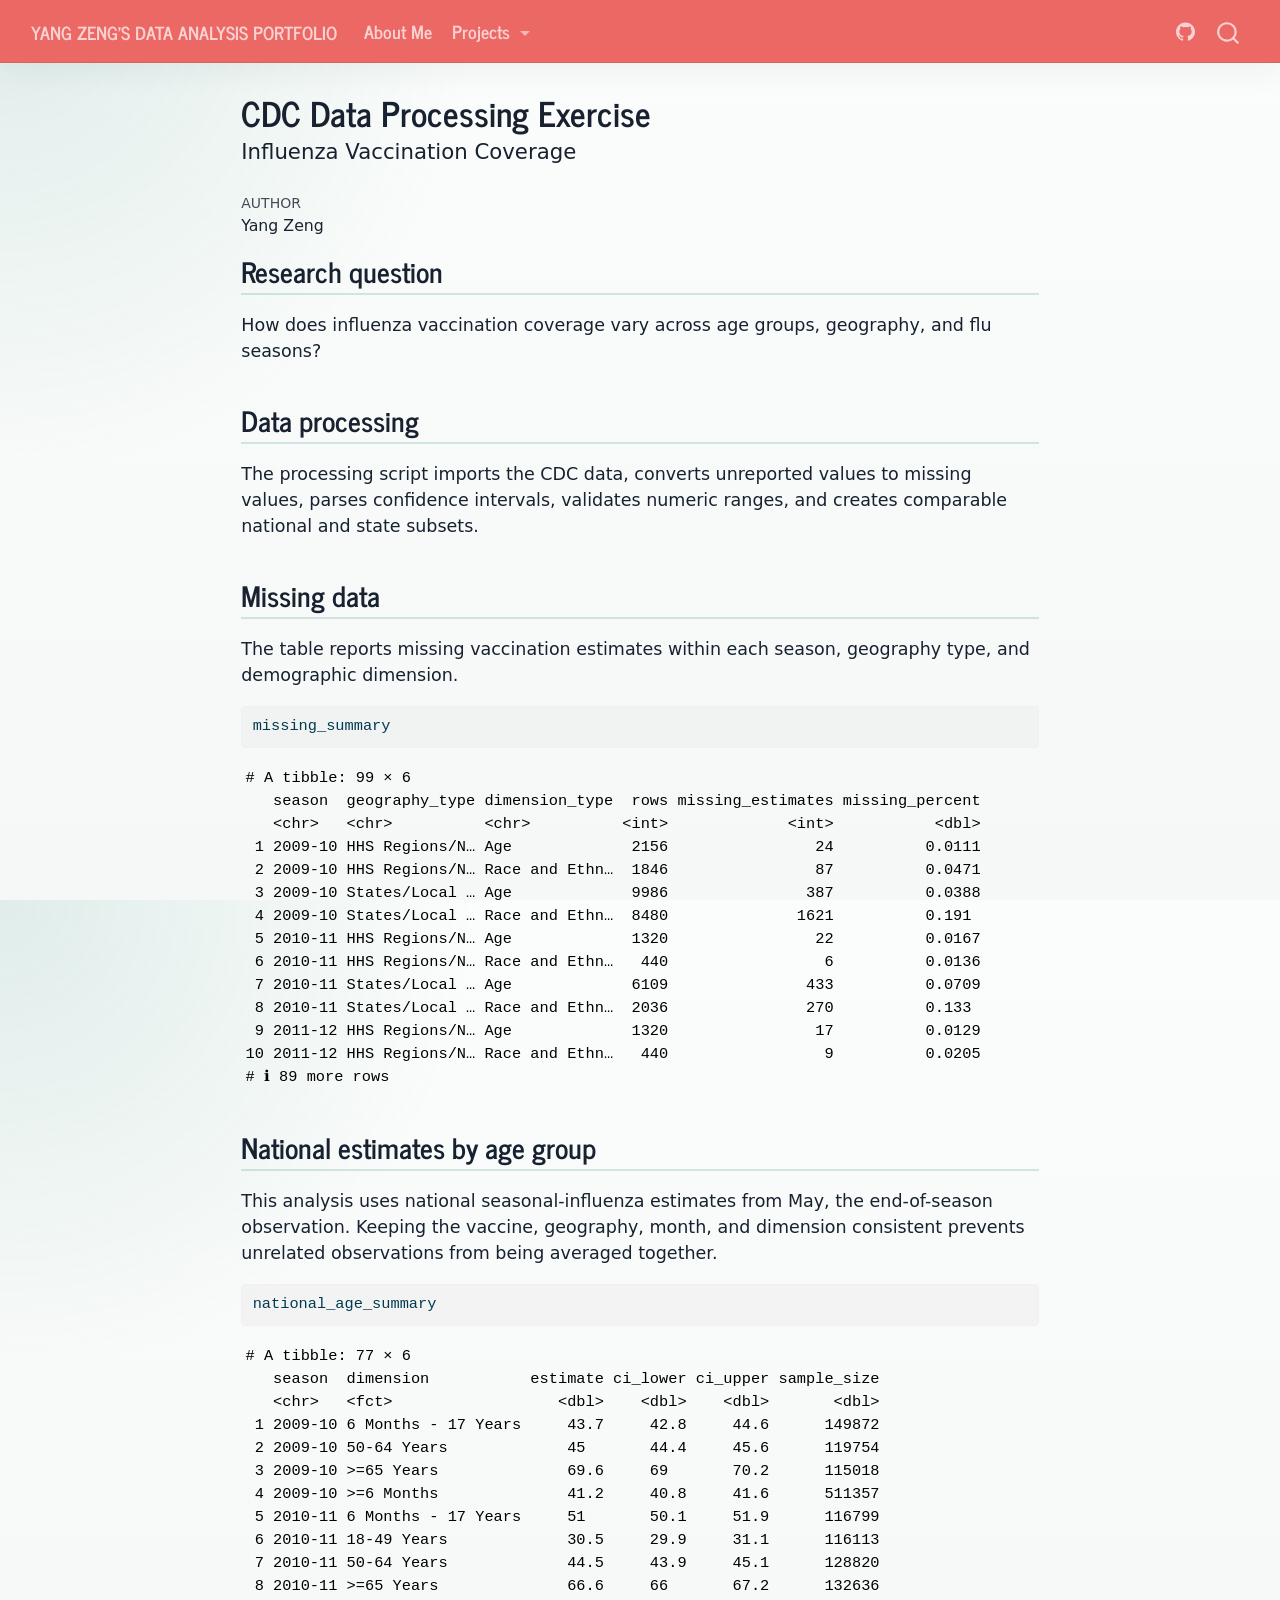
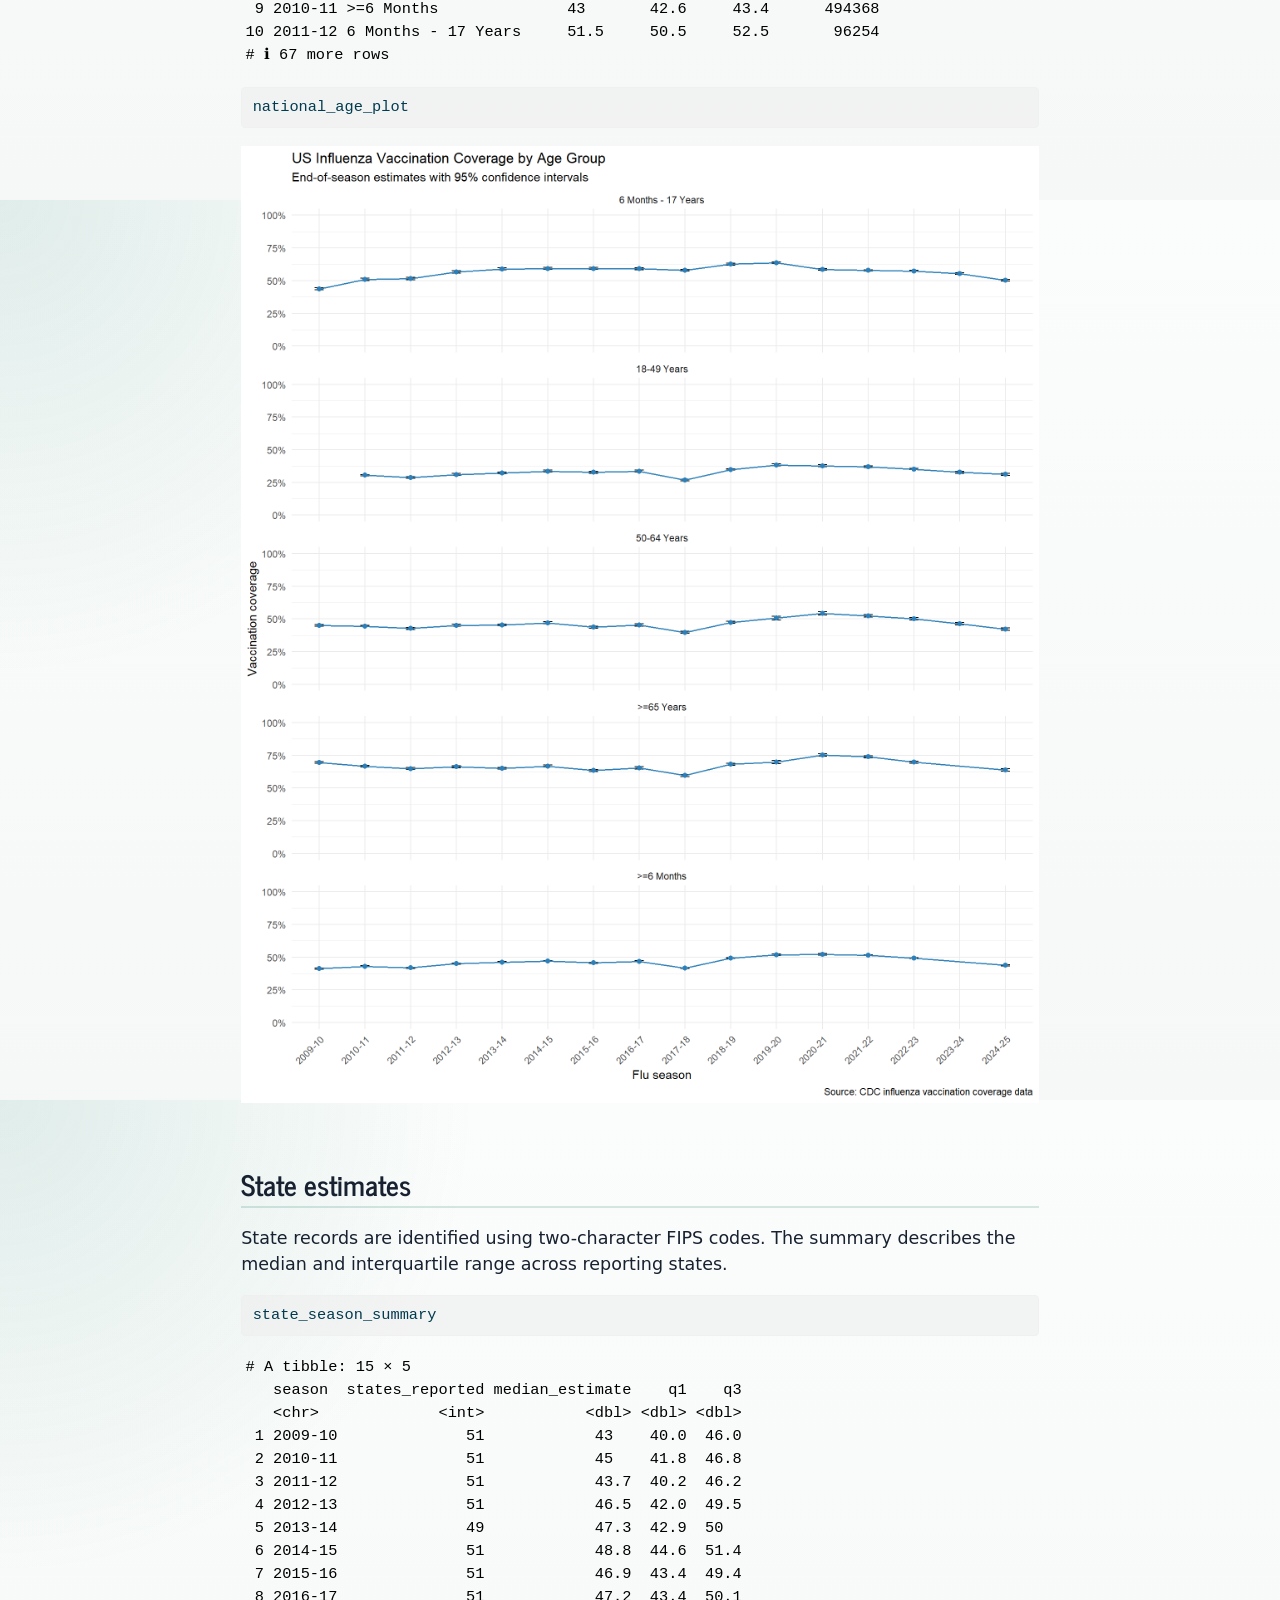
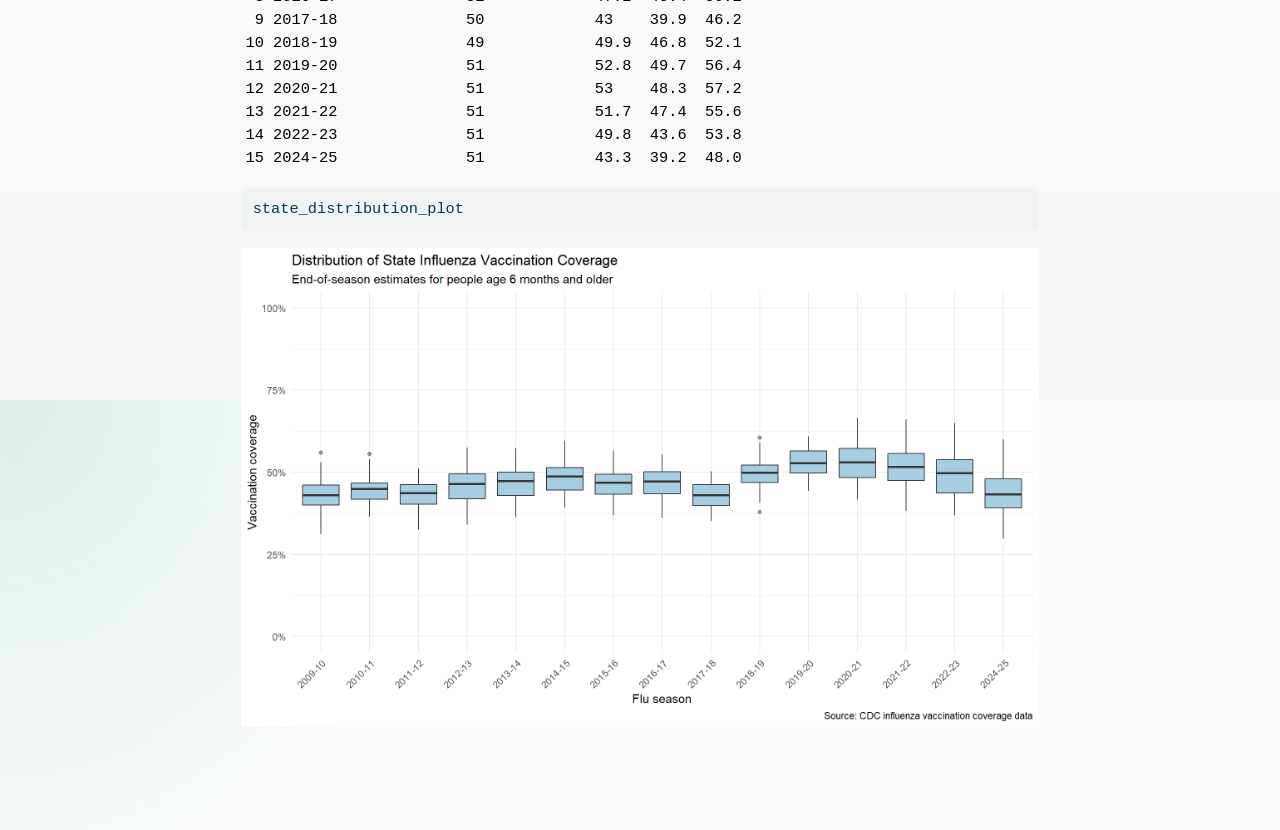
<file: docs/cdcdata_exercise/cdcdata_exercise.html>
<!DOCTYPE html>
<html xmlns="http://www.w3.org/1999/xhtml" lang="en" xml:lang="en"><head>

<meta charset="utf-8">
<meta name="generator" content="quarto-1.9.38">

<meta name="viewport" content="width=device-width, initial-scale=1.0, user-scalable=yes">

<meta name="author" content="Yang Zeng">

<title>CDC Data Processing Exercise – Yang Zeng’s Data Analysis Portfolio</title>
<style>
/* Default styles provided by pandoc.
** See https://pandoc.org/MANUAL.html#variables-for-html for config info.
*/
code{white-space: pre-wrap;}
span.smallcaps{font-variant: small-caps;}
div.columns{display: flex; gap: min(4vw, 1.5em);}
div.column{flex: auto; overflow-x: auto;}
div.hanging-indent{margin-left: 1.5em; text-indent: -1.5em;}
ul.task-list{list-style: none;}
ul.task-list li input[type="checkbox"] {
  width: 0.8em;
  margin: 0 0.8em 0.2em -1em; /* quarto-specific, see https://github.com/quarto-dev/quarto-cli/issues/4556 */ 
  vertical-align: middle;
}
/* CSS for syntax highlighting */
html { -webkit-text-size-adjust: 100%; }
pre > code.sourceCode { white-space: pre; position: relative; }
pre > code.sourceCode > span { display: inline-block; line-height: 1.25; }
pre > code.sourceCode > span:empty { height: 1.2em; }
.sourceCode { overflow: visible; }
code.sourceCode > span { color: inherit; text-decoration: inherit; }
div.sourceCode { margin: 1em 0; }
pre.sourceCode { margin: 0; }
@media screen {
div.sourceCode { overflow: auto; }
}
@media print {
pre > code.sourceCode { white-space: pre-wrap; }
pre > code.sourceCode > span { text-indent: -5em; padding-left: 5em; }
}
pre.numberSource code
  { counter-reset: source-line 0; }
pre.numberSource code > span
  { position: relative; left: -4em; counter-increment: source-line; }
pre.numberSource code > span > a:first-child::before
  { content: counter(source-line);
    position: relative; left: -1em; text-align: right; vertical-align: baseline;
    border: none; display: inline-block;
    -webkit-touch-callout: none; -webkit-user-select: none;
    -khtml-user-select: none; -moz-user-select: none;
    -ms-user-select: none; user-select: none;
    padding: 0 4px; width: 4em;
  }
pre.numberSource { margin-left: 3em;  padding-left: 4px; }
div.sourceCode
  {   }
@media screen {
pre > code.sourceCode > span > a:first-child::before { text-decoration: underline; }
}
</style>


<script src="../site_libs/quarto-nav/quarto-nav.js"></script>
<script src="../site_libs/quarto-nav/headroom.min.js"></script>
<script src="../site_libs/clipboard/clipboard.min.js"></script>
<script src="../site_libs/quarto-search/autocomplete.umd.js"></script>
<script src="../site_libs/quarto-search/fuse.min.js"></script>
<script src="../site_libs/quarto-search/quarto-search.js"></script>
<meta name="quarto:offset" content="../">
<script src="../site_libs/quarto-html/quarto.js" type="module"></script>
<script src="../site_libs/quarto-html/tabsets/tabsets.js" type="module"></script>
<script src="../site_libs/quarto-html/popper.min.js"></script>
<script src="../site_libs/quarto-html/tippy.umd.min.js"></script>
<script src="../site_libs/quarto-html/anchor.min.js"></script>
<link href="../site_libs/quarto-html/tippy.css" rel="stylesheet">
<link href="../site_libs/quarto-html/quarto-syntax-highlighting-15634bcf2e68342d4ad2dfa704d543f6.css" rel="stylesheet" id="quarto-text-highlighting-styles">
<script src="../site_libs/bootstrap/bootstrap.min.js"></script>
<link href="../site_libs/bootstrap/bootstrap-icons.css" rel="stylesheet">
<link href="../site_libs/bootstrap/bootstrap-d390f6b1bb233dafbd59a397b5af9ca7.min.css" rel="stylesheet" append-hash="true" id="quarto-bootstrap" data-mode="light">
<script id="quarto-search-options" type="application/json">{
  "location": "navbar",
  "copy-button": false,
  "collapse-after": 3,
  "panel-placement": "end",
  "type": "overlay",
  "limit": 50,
  "keyboard-shortcut": [
    "f",
    "/",
    "s"
  ],
  "show-item-context": false,
  "language": {
    "search-no-results-text": "No results",
    "search-matching-documents-text": "matching documents",
    "search-copy-link-title": "Copy link to search",
    "search-hide-matches-text": "Hide additional matches",
    "search-more-match-text": "more match in this document",
    "search-more-matches-text": "more matches in this document",
    "search-clear-button-title": "Clear",
    "search-text-placeholder": "",
    "search-detached-cancel-button-title": "Cancel",
    "search-submit-button-title": "Submit",
    "search-label": "Search"
  }
}</script>


<link rel="stylesheet" href="../styles.css">
</head>

<body class="nav-fixed fullcontent quarto-light">

<div id="quarto-search-results"></div>
  <header id="quarto-header" class="headroom fixed-top">
    <nav class="navbar navbar-expand-lg " data-bs-theme="dark">
      <div class="navbar-container container-fluid">
      <div class="navbar-brand-container mx-auto">
    <a class="navbar-brand" href="../index.html">
    <span class="navbar-title">Yang Zeng’s Data Analysis Portfolio</span>
    </a>
  </div>
            <div id="quarto-search" class="" title="Search"></div>
          <button class="navbar-toggler" type="button" data-bs-toggle="collapse" data-bs-target="#navbarCollapse" aria-controls="navbarCollapse" role="menu" aria-expanded="false" aria-label="Toggle navigation" onclick="if (window.quartoToggleHeadroom) { window.quartoToggleHeadroom(); }">
  <span class="navbar-toggler-icon"></span>
</button>
          <div class="collapse navbar-collapse" id="navbarCollapse">
            <ul class="navbar-nav navbar-nav-scroll me-auto">
  <li class="nav-item">
    <a class="nav-link" href="../aboutme.html"> 
<span class="menu-text">About Me</span></a>
  </li>  
  <li class="nav-item dropdown ">
    <a class="nav-link dropdown-toggle" href="#" id="nav-menu-projects" role="link" data-bs-toggle="dropdown" aria-expanded="false">
 <span class="menu-text">Projects</span>
    </a>
    <ul class="dropdown-menu" aria-labelledby="nav-menu-projects">    
        <li>
    <a class="dropdown-item" href="../starter-analysis-exercise/starter-analysis-exercise.html">
 <span class="dropdown-text">Starter Analysis Exercise</span></a>
  </li>  
        <li>
    <a class="dropdown-item" href="../cdcdata_exercise/cdcdata_exercise.html">
 <span class="dropdown-text">CDC Data Processing Exercise</span></a>
  </li>  
        <li>
    <a class="dropdown-item" href="../complex_data_type_analysis/complex_data_type_analysis.html">
 <span class="dropdown-text">Complex Data Type Analysis</span></a>
  </li>  
    </ul>
  </li>
</ul>
            <ul class="navbar-nav navbar-nav-scroll ms-auto">
  <li class="nav-item compact">
    <a class="nav-link" href="https://github.com/yangyin-zeng/YangZeng-portfolio.git"> <i class="bi bi-github" role="img">
</i> 
<span class="menu-text"></span></a>
  </li>  
</ul>
          </div> <!-- /navcollapse -->
            <div class="quarto-navbar-tools">
</div>
      </div> <!-- /container-fluid -->
    </nav>
</header>
<!-- content -->
<div id="quarto-content" class="quarto-container page-columns page-rows-contents page-layout-article page-navbar">
<!-- sidebar -->
<!-- margin-sidebar -->
    
<!-- main -->
<main class="content" id="quarto-document-content">

<header id="title-block-header" class="quarto-title-block default">
<div class="quarto-title">
<h1 class="title">CDC Data Processing Exercise</h1>
<p class="subtitle lead">Influenza Vaccination Coverage</p>
</div>



<div class="quarto-title-meta">

    <div>
    <div class="quarto-title-meta-heading">Author</div>
    <div class="quarto-title-meta-contents">
             <p>Yang Zeng </p>
          </div>
  </div>
    
  
    
  </div>
  


</header>


<section id="research-question" class="level2">
<h2 class="anchored" data-anchor-id="research-question">Research question</h2>
<p>How does influenza vaccination coverage vary across age groups, geography, and flu seasons?</p>
</section>
<section id="data-processing" class="level2">
<h2 class="anchored" data-anchor-id="data-processing">Data processing</h2>
<p>The processing script imports the CDC data, converts unreported values to missing values, parses confidence intervals, validates numeric ranges, and creates comparable national and state subsets.</p>
</section>
<section id="missing-data" class="level2">
<h2 class="anchored" data-anchor-id="missing-data">Missing data</h2>
<p>The table reports missing vaccination estimates within each season, geography type, and demographic dimension.</p>
<div class="cell">
<div class="code-copy-outer-scaffold"><div class="sourceCode cell-code" id="cb1"><pre class="sourceCode r code-with-copy"><code class="sourceCode r"><span id="cb1-1"><a href="#cb1-1" aria-hidden="true" tabindex="-1"></a>missing_summary</span></code></pre></div><button title="Copy to Clipboard" class="code-copy-button"><i class="bi"></i></button></div>
<div class="cell-output cell-output-stdout">
<pre><code># A tibble: 99 × 6
   season  geography_type dimension_type  rows missing_estimates missing_percent
   &lt;chr&gt;   &lt;chr&gt;          &lt;chr&gt;          &lt;int&gt;             &lt;int&gt;           &lt;dbl&gt;
 1 2009-10 HHS Regions/N… Age             2156                24          0.0111
 2 2009-10 HHS Regions/N… Race and Ethn…  1846                87          0.0471
 3 2009-10 States/Local … Age             9986               387          0.0388
 4 2009-10 States/Local … Race and Ethn…  8480              1621          0.191 
 5 2010-11 HHS Regions/N… Age             1320                22          0.0167
 6 2010-11 HHS Regions/N… Race and Ethn…   440                 6          0.0136
 7 2010-11 States/Local … Age             6109               433          0.0709
 8 2010-11 States/Local … Race and Ethn…  2036               270          0.133 
 9 2011-12 HHS Regions/N… Age             1320                17          0.0129
10 2011-12 HHS Regions/N… Race and Ethn…   440                 9          0.0205
# ℹ 89 more rows</code></pre>
</div>
</div>
</section>
<section id="national-estimates-by-age-group" class="level2">
<h2 class="anchored" data-anchor-id="national-estimates-by-age-group">National estimates by age group</h2>
<p>This analysis uses national seasonal-influenza estimates from May, the end-of-season observation. Keeping the vaccine, geography, month, and dimension consistent prevents unrelated observations from being averaged together.</p>
<div class="cell">
<div class="code-copy-outer-scaffold"><div class="sourceCode cell-code" id="cb3"><pre class="sourceCode r code-with-copy"><code class="sourceCode r"><span id="cb3-1"><a href="#cb3-1" aria-hidden="true" tabindex="-1"></a>national_age_summary</span></code></pre></div><button title="Copy to Clipboard" class="code-copy-button"><i class="bi"></i></button></div>
<div class="cell-output cell-output-stdout">
<pre><code># A tibble: 77 × 6
   season  dimension           estimate ci_lower ci_upper sample_size
   &lt;chr&gt;   &lt;fct&gt;                  &lt;dbl&gt;    &lt;dbl&gt;    &lt;dbl&gt;       &lt;dbl&gt;
 1 2009-10 6 Months - 17 Years     43.7     42.8     44.6      149872
 2 2009-10 50-64 Years             45       44.4     45.6      119754
 3 2009-10 &gt;=65 Years              69.6     69       70.2      115018
 4 2009-10 &gt;=6 Months              41.2     40.8     41.6      511357
 5 2010-11 6 Months - 17 Years     51       50.1     51.9      116799
 6 2010-11 18-49 Years             30.5     29.9     31.1      116113
 7 2010-11 50-64 Years             44.5     43.9     45.1      128820
 8 2010-11 &gt;=65 Years              66.6     66       67.2      132636
 9 2010-11 &gt;=6 Months              43       42.6     43.4      494368
10 2011-12 6 Months - 17 Years     51.5     50.5     52.5       96254
# ℹ 67 more rows</code></pre>
</div>
</div>
<div class="cell">
<div class="code-copy-outer-scaffold"><div class="sourceCode cell-code" id="cb5"><pre class="sourceCode r code-with-copy"><code class="sourceCode r"><span id="cb5-1"><a href="#cb5-1" aria-hidden="true" tabindex="-1"></a>national_age_plot</span></code></pre></div><button title="Copy to Clipboard" class="code-copy-button"><i class="bi"></i></button></div>
<div class="cell-output-display">
<div>
<figure class="figure">
<p><img src="cdcdata_exercise_files/figure-html/national-age-plot-1.png" class="img-fluid figure-img" width="960"></p>
</figure>
</div>
</div>
</div>
</section>
<section id="state-estimates" class="level2">
<h2 class="anchored" data-anchor-id="state-estimates">State estimates</h2>
<p>State records are identified using two-character FIPS codes. The summary describes the median and interquartile range across reporting states.</p>
<div class="cell">
<div class="code-copy-outer-scaffold"><div class="sourceCode cell-code" id="cb6"><pre class="sourceCode r code-with-copy"><code class="sourceCode r"><span id="cb6-1"><a href="#cb6-1" aria-hidden="true" tabindex="-1"></a>state_season_summary</span></code></pre></div><button title="Copy to Clipboard" class="code-copy-button"><i class="bi"></i></button></div>
<div class="cell-output cell-output-stdout">
<pre><code># A tibble: 15 × 5
   season  states_reported median_estimate    q1    q3
   &lt;chr&gt;             &lt;int&gt;           &lt;dbl&gt; &lt;dbl&gt; &lt;dbl&gt;
 1 2009-10              51            43    40.0  46.0
 2 2010-11              51            45    41.8  46.8
 3 2011-12              51            43.7  40.2  46.2
 4 2012-13              51            46.5  42.0  49.5
 5 2013-14              49            47.3  42.9  50  
 6 2014-15              51            48.8  44.6  51.4
 7 2015-16              51            46.9  43.4  49.4
 8 2016-17              51            47.2  43.4  50.1
 9 2017-18              50            43    39.9  46.2
10 2018-19              49            49.9  46.8  52.1
11 2019-20              51            52.8  49.7  56.4
12 2020-21              51            53    48.3  57.2
13 2021-22              51            51.7  47.4  55.6
14 2022-23              51            49.8  43.6  53.8
15 2024-25              51            43.3  39.2  48.0</code></pre>
</div>
</div>
<div class="cell">
<div class="code-copy-outer-scaffold"><div class="sourceCode cell-code" id="cb8"><pre class="sourceCode r code-with-copy"><code class="sourceCode r"><span id="cb8-1"><a href="#cb8-1" aria-hidden="true" tabindex="-1"></a>state_distribution_plot</span></code></pre></div><button title="Copy to Clipboard" class="code-copy-button"><i class="bi"></i></button></div>
<div class="cell-output-display">
<div>
<figure class="figure">
<p><img src="cdcdata_exercise_files/figure-html/state-distribution-plot-1.png" class="img-fluid figure-img" width="960"></p>
</figure>
</div>
</div>
</div>


</section>

</main> <!-- /main -->
<script id="quarto-html-after-body" type="application/javascript">
  window.document.addEventListener("DOMContentLoaded", function (event) {
    const icon = "";
    const anchorJS = new window.AnchorJS();
    anchorJS.options = {
      placement: 'right',
      icon: icon
    };
    anchorJS.add('.anchored');
    const isCodeAnnotation = (el) => {
      for (const clz of el.classList) {
        if (clz.startsWith('code-annotation-')) {                     
          return true;
        }
      }
      return false;
    }
    const onCopySuccess = function(e) {
      // button target
      const button = e.trigger;
      // don't keep focus
      button.blur();
      // flash "checked"
      button.classList.add('code-copy-button-checked');
      var currentTitle = button.getAttribute("title");
      button.setAttribute("title", "Copied!");
      let tooltip;
      if (window.bootstrap) {
        button.setAttribute("data-bs-toggle", "tooltip");
        button.setAttribute("data-bs-placement", "left");
        button.setAttribute("data-bs-title", "Copied!");
        tooltip = new bootstrap.Tooltip(button, 
          { trigger: "manual", 
            customClass: "code-copy-button-tooltip",
            offset: [0, -8]});
        tooltip.show();    
      }
      setTimeout(function() {
        if (tooltip) {
          tooltip.hide();
          button.removeAttribute("data-bs-title");
          button.removeAttribute("data-bs-toggle");
          button.removeAttribute("data-bs-placement");
        }
        button.setAttribute("title", currentTitle);
        button.classList.remove('code-copy-button-checked');
      }, 1000);
      // clear code selection
      e.clearSelection();
    }
    const getTextToCopy = function(trigger) {
      const outerScaffold = trigger.parentElement.cloneNode(true);
      const codeEl = outerScaffold.querySelector('code');
      for (const childEl of codeEl.children) {
        if (isCodeAnnotation(childEl)) {
          childEl.remove();
        }
      }
      return codeEl.innerText;
    }
    const clipboard = new window.ClipboardJS('.code-copy-button:not([data-in-quarto-modal])', {
      text: getTextToCopy
    });
    clipboard.on('success', onCopySuccess);
    if (window.document.getElementById('quarto-embedded-source-code-modal')) {
      const clipboardModal = new window.ClipboardJS('.code-copy-button[data-in-quarto-modal]', {
        text: getTextToCopy,
        container: window.document.getElementById('quarto-embedded-source-code-modal')
      });
      clipboardModal.on('success', onCopySuccess);
    }
      var localhostRegex = new RegExp(/^(?:http|https):\/\/localhost\:?[0-9]*\//);
      var mailtoRegex = new RegExp(/^mailto:/);
        var filterRegex = new RegExp('/' + window.location.host + '/');
      var isInternal = (href) => {
          return filterRegex.test(href) || localhostRegex.test(href) || mailtoRegex.test(href);
      }
      // Inspect non-navigation links and adorn them if external
     var links = window.document.querySelectorAll('a[href]:not(.nav-link):not(.navbar-brand):not(.toc-action):not(.sidebar-link):not(.sidebar-item-toggle):not(.pagination-link):not(.no-external):not([aria-hidden]):not(.dropdown-item):not(.quarto-navigation-tool):not(.about-link)');
      for (var i=0; i<links.length; i++) {
        const link = links[i];
        if (!isInternal(link.href)) {
          // undo the damage that might have been done by quarto-nav.js in the case of
          // links that we want to consider external
          if (link.dataset.originalHref !== undefined) {
            link.href = link.dataset.originalHref;
          }
        }
      }
    function tippyHover(el, contentFn, onTriggerFn, onUntriggerFn) {
      const config = {
        allowHTML: true,
        maxWidth: 500,
        delay: 100,
        arrow: false,
        appendTo: function(el) {
            return el.parentElement;
        },
        interactive: true,
        interactiveBorder: 10,
        theme: 'quarto',
        placement: 'bottom-start',
      };
      if (contentFn) {
        config.content = contentFn;
      }
      if (onTriggerFn) {
        config.onTrigger = onTriggerFn;
      }
      if (onUntriggerFn) {
        config.onUntrigger = onUntriggerFn;
      }
      window.tippy(el, config); 
    }
    const noterefs = window.document.querySelectorAll('a[role="doc-noteref"]');
    for (var i=0; i<noterefs.length; i++) {
      const ref = noterefs[i];
      tippyHover(ref, function() {
        // use id or data attribute instead here
        let href = ref.getAttribute('data-footnote-href') || ref.getAttribute('href');
        try { href = new URL(href).hash; } catch {}
        const id = href.replace(/^#\/?/, "");
        const note = window.document.getElementById(id);
        if (note) {
          return note.innerHTML;
        } else {
          return "";
        }
      });
    }
    const xrefs = window.document.querySelectorAll('a.quarto-xref');
    const processXRef = (id, note) => {
      // Strip column container classes
      const stripColumnClz = (el) => {
        el.classList.remove("page-full", "page-columns");
        if (el.children) {
          for (const child of el.children) {
            stripColumnClz(child);
          }
        }
      }
      stripColumnClz(note)
      if (id === null || id.startsWith('sec-')) {
        // Special case sections, only their first couple elements
        const container = document.createElement("div");
        if (note.children && note.children.length > 2) {
          container.appendChild(note.children[0].cloneNode(true));
          for (let i = 1; i < note.children.length; i++) {
            const child = note.children[i];
            if (child.tagName === "P" && child.innerText === "") {
              continue;
            } else {
              container.appendChild(child.cloneNode(true));
              break;
            }
          }
          if (window.Quarto?.typesetMath) {
            window.Quarto.typesetMath(container);
          }
          return container.innerHTML
        } else {
          if (window.Quarto?.typesetMath) {
            window.Quarto.typesetMath(note);
          }
          return note.innerHTML;
        }
      } else {
        // Remove any anchor links if they are present
        const anchorLink = note.querySelector('a.anchorjs-link');
        if (anchorLink) {
          anchorLink.remove();
        }
        if (window.Quarto?.typesetMath) {
          window.Quarto.typesetMath(note);
        }
        if (note.classList.contains("callout")) {
          return note.outerHTML;
        } else {
          return note.innerHTML;
        }
      }
    }
    for (var i=0; i<xrefs.length; i++) {
      const xref = xrefs[i];
      tippyHover(xref, undefined, function(instance) {
        instance.disable();
        let url = xref.getAttribute('href');
        let hash = undefined; 
        if (url.startsWith('#')) {
          hash = url;
        } else {
          try { hash = new URL(url).hash; } catch {}
        }
        if (hash) {
          const id = hash.replace(/^#\/?/, "");
          const note = window.document.getElementById(id);
          if (note !== null) {
            try {
              const html = processXRef(id, note.cloneNode(true));
              instance.setContent(html);
            } finally {
              instance.enable();
              instance.show();
            }
          } else {
            // See if we can fetch this
            fetch(url.split('#')[0])
            .then(res => res.text())
            .then(html => {
              const parser = new DOMParser();
              const htmlDoc = parser.parseFromString(html, "text/html");
              const note = htmlDoc.getElementById(id);
              if (note !== null) {
                const html = processXRef(id, note);
                instance.setContent(html);
              } 
            }).finally(() => {
              instance.enable();
              instance.show();
            });
          }
        } else {
          // See if we can fetch a full url (with no hash to target)
          // This is a special case and we should probably do some content thinning / targeting
          fetch(url)
          .then(res => res.text())
          .then(html => {
            const parser = new DOMParser();
            const htmlDoc = parser.parseFromString(html, "text/html");
            const note = htmlDoc.querySelector('main.content');
            if (note !== null) {
              // This should only happen for chapter cross references
              // (since there is no id in the URL)
              // remove the first header
              if (note.children.length > 0 && note.children[0].tagName === "HEADER") {
                note.children[0].remove();
              }
              const html = processXRef(null, note);
              instance.setContent(html);
            } 
          }).finally(() => {
            instance.enable();
            instance.show();
          });
        }
      }, function(instance) {
      });
    }
        let selectedAnnoteEl;
        const selectorForAnnotation = ( cell, annotation) => {
          let cellAttr = 'data-code-cell="' + cell + '"';
          let lineAttr = 'data-code-annotation="' +  annotation + '"';
          const selector = 'span[' + cellAttr + '][' + lineAttr + ']';
          return selector;
        }
        const selectCodeLines = (annoteEl) => {
          const doc = window.document;
          const targetCell = annoteEl.getAttribute("data-target-cell");
          const targetAnnotation = annoteEl.getAttribute("data-target-annotation");
          const annoteSpan = window.document.querySelector(selectorForAnnotation(targetCell, targetAnnotation));
          const lines = annoteSpan.getAttribute("data-code-lines").split(",");
          const lineIds = lines.map((line) => {
            return targetCell + "-" + line;
          })
          let top = null;
          let height = null;
          let parent = null;
          if (lineIds.length > 0) {
              //compute the position of the single el (top and bottom and make a div)
              const el = window.document.getElementById(lineIds[0]);
              top = el.offsetTop;
              height = el.offsetHeight;
              parent = el.parentElement.parentElement;
            if (lineIds.length > 1) {
              const lastEl = window.document.getElementById(lineIds[lineIds.length - 1]);
              const bottom = lastEl.offsetTop + lastEl.offsetHeight;
              height = bottom - top;
            }
            if (top !== null && height !== null && parent !== null) {
              // cook up a div (if necessary) and position it 
              let div = window.document.getElementById("code-annotation-line-highlight");
              if (div === null) {
                div = window.document.createElement("div");
                div.setAttribute("id", "code-annotation-line-highlight");
                div.style.position = 'absolute';
                parent.appendChild(div);
              }
              div.style.top = top - 2 + "px";
              div.style.height = height + 4 + "px";
              div.style.left = 0;
              let gutterDiv = window.document.getElementById("code-annotation-line-highlight-gutter");
              if (gutterDiv === null) {
                gutterDiv = window.document.createElement("div");
                gutterDiv.setAttribute("id", "code-annotation-line-highlight-gutter");
                gutterDiv.style.position = 'absolute';
                const codeCell = window.document.getElementById(targetCell);
                const gutter = codeCell.querySelector('.code-annotation-gutter');
                gutter.appendChild(gutterDiv);
              }
              gutterDiv.style.top = top - 2 + "px";
              gutterDiv.style.height = height + 4 + "px";
            }
            selectedAnnoteEl = annoteEl;
          }
        };
        const unselectCodeLines = () => {
          const elementsIds = ["code-annotation-line-highlight", "code-annotation-line-highlight-gutter"];
          elementsIds.forEach((elId) => {
            const div = window.document.getElementById(elId);
            if (div) {
              div.remove();
            }
          });
          selectedAnnoteEl = undefined;
        };
          // Handle positioning of the toggle
      window.addEventListener(
        "resize",
        throttle(() => {
          elRect = undefined;
          if (selectedAnnoteEl) {
            selectCodeLines(selectedAnnoteEl);
          }
        }, 10)
      );
      function throttle(fn, ms) {
      let throttle = false;
      let timer;
        return (...args) => {
          if(!throttle) { // first call gets through
              fn.apply(this, args);
              throttle = true;
          } else { // all the others get throttled
              if(timer) clearTimeout(timer); // cancel #2
              timer = setTimeout(() => {
                fn.apply(this, args);
                timer = throttle = false;
              }, ms);
          }
        };
      }
        // Attach click handler to the DT
        const annoteDls = window.document.querySelectorAll('dt[data-target-cell]');
        for (const annoteDlNode of annoteDls) {
          annoteDlNode.addEventListener('click', (event) => {
            const clickedEl = event.target;
            if (clickedEl !== selectedAnnoteEl) {
              unselectCodeLines();
              const activeEl = window.document.querySelector('dt[data-target-cell].code-annotation-active');
              if (activeEl) {
                activeEl.classList.remove('code-annotation-active');
              }
              selectCodeLines(clickedEl);
              clickedEl.classList.add('code-annotation-active');
            } else {
              // Unselect the line
              unselectCodeLines();
              clickedEl.classList.remove('code-annotation-active');
            }
          });
        }
    const findCites = (el) => {
      const parentEl = el.parentElement;
      if (parentEl) {
        const cites = parentEl.dataset.cites;
        if (cites) {
          return {
            el,
            cites: cites.split(' ')
          };
        } else {
          return findCites(el.parentElement)
        }
      } else {
        return undefined;
      }
    };
    var bibliorefs = window.document.querySelectorAll('a[role="doc-biblioref"]');
    for (var i=0; i<bibliorefs.length; i++) {
      const ref = bibliorefs[i];
      const citeInfo = findCites(ref);
      if (citeInfo) {
        tippyHover(citeInfo.el, function() {
          var popup = window.document.createElement('div');
          citeInfo.cites.forEach(function(cite) {
            var citeDiv = window.document.createElement('div');
            citeDiv.classList.add('hanging-indent');
            citeDiv.classList.add('csl-entry');
            var biblioDiv = window.document.getElementById('ref-' + cite);
            if (biblioDiv) {
              citeDiv.innerHTML = biblioDiv.innerHTML;
            }
            popup.appendChild(citeDiv);
          });
          return popup.innerHTML;
        });
      }
    }
  });
  </script>
</div> <!-- /content -->




</body></html>
</file>
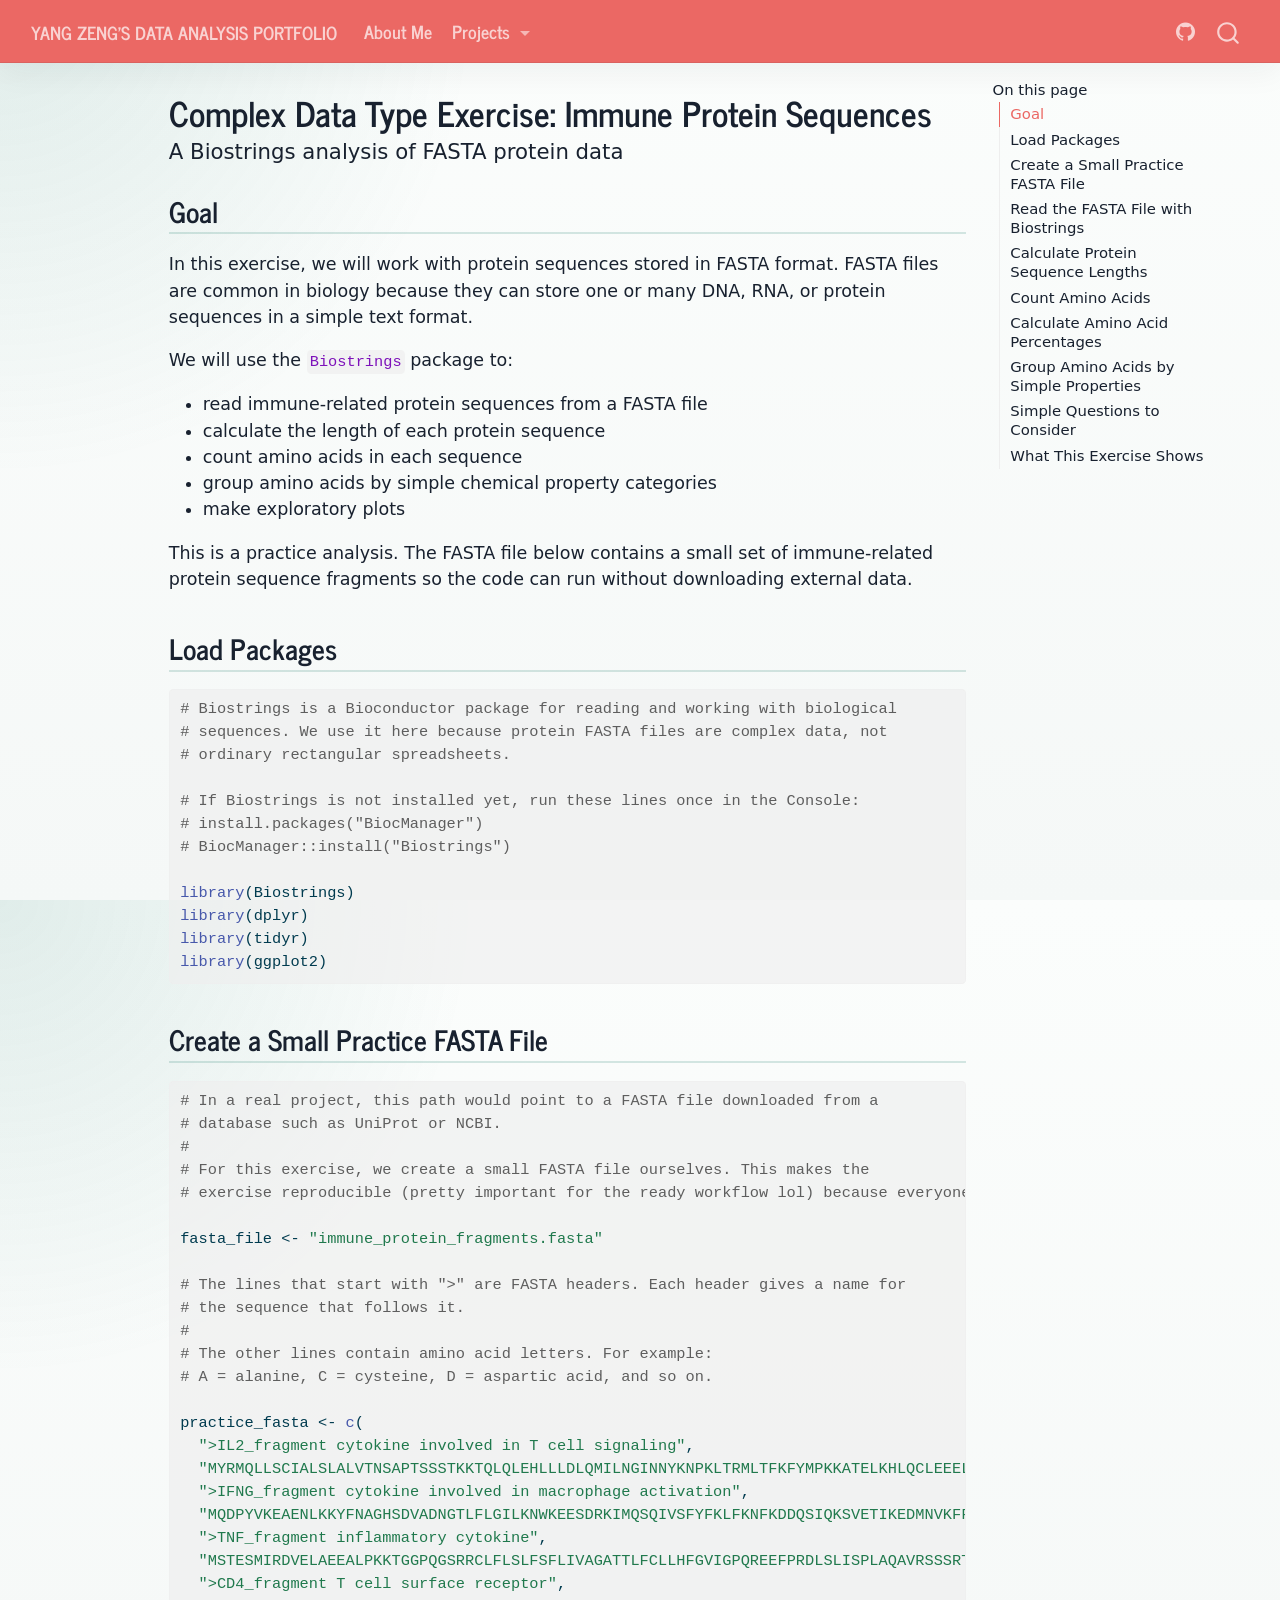
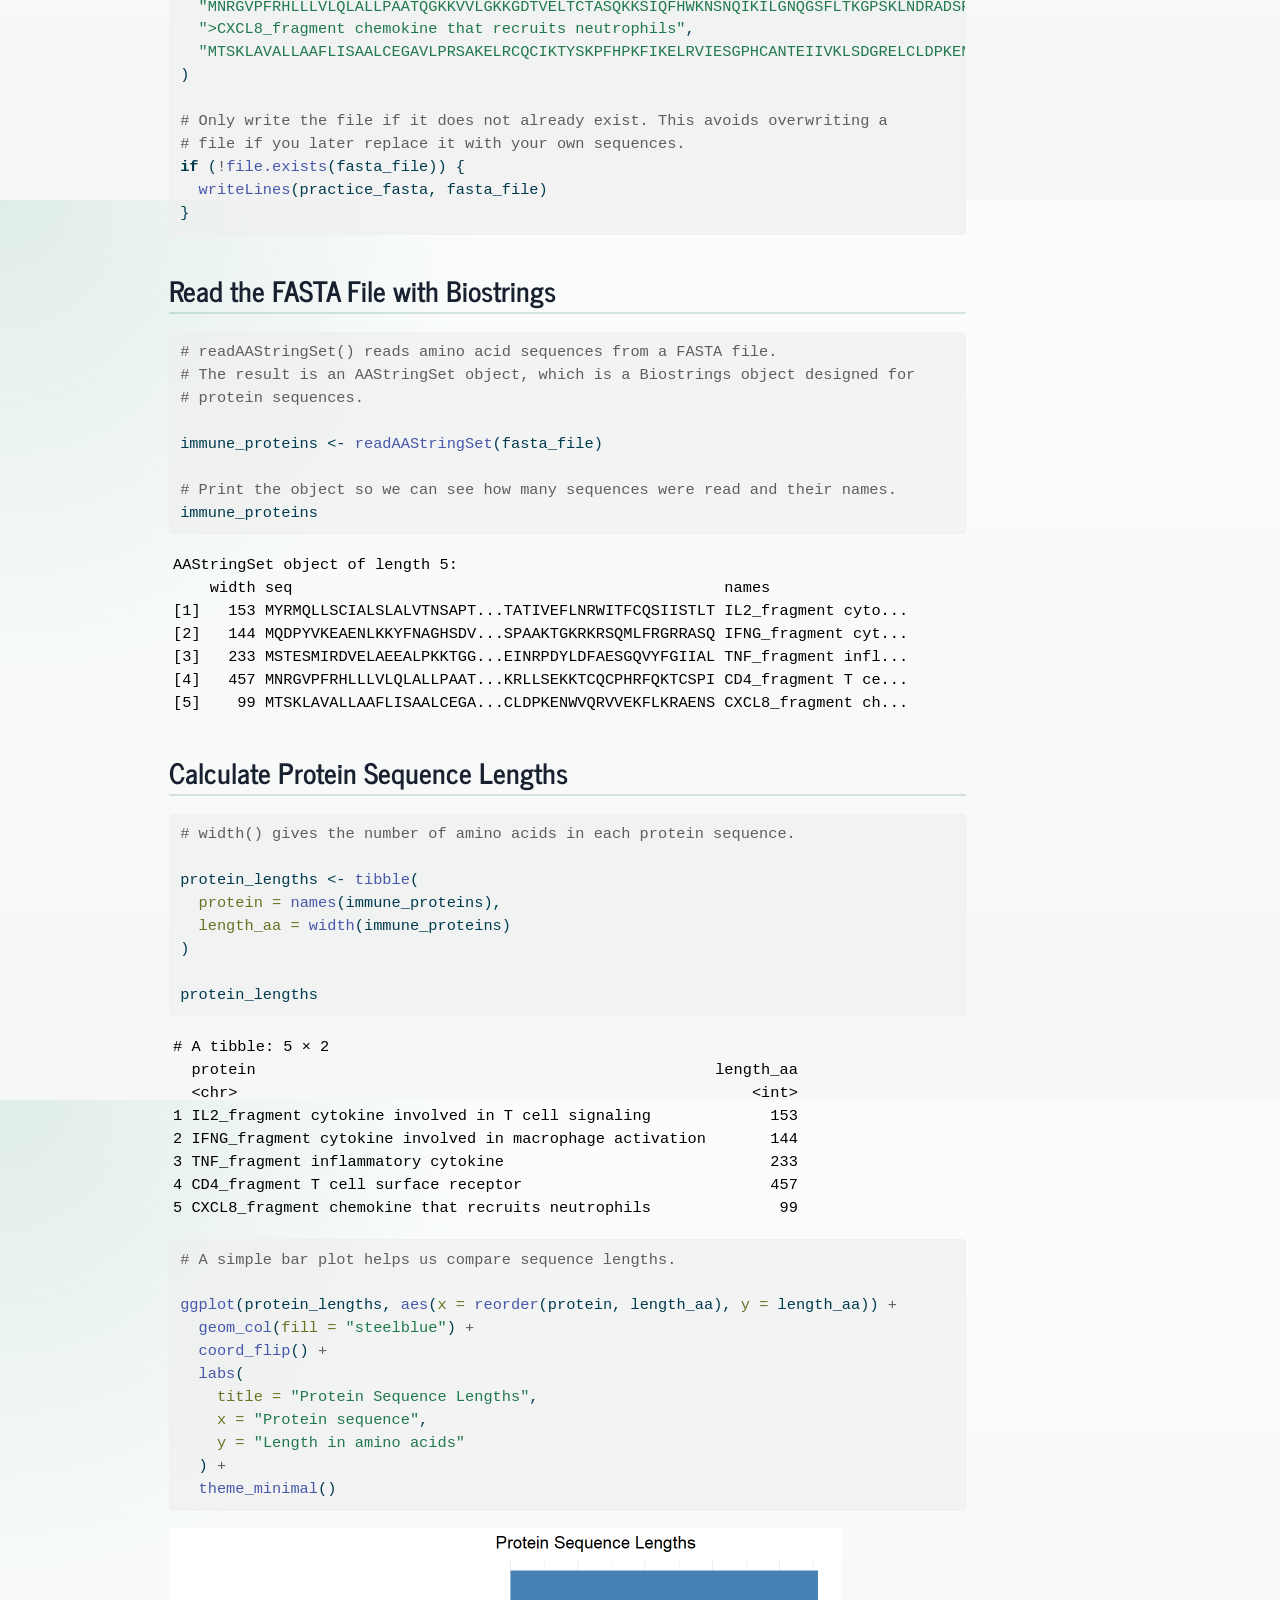
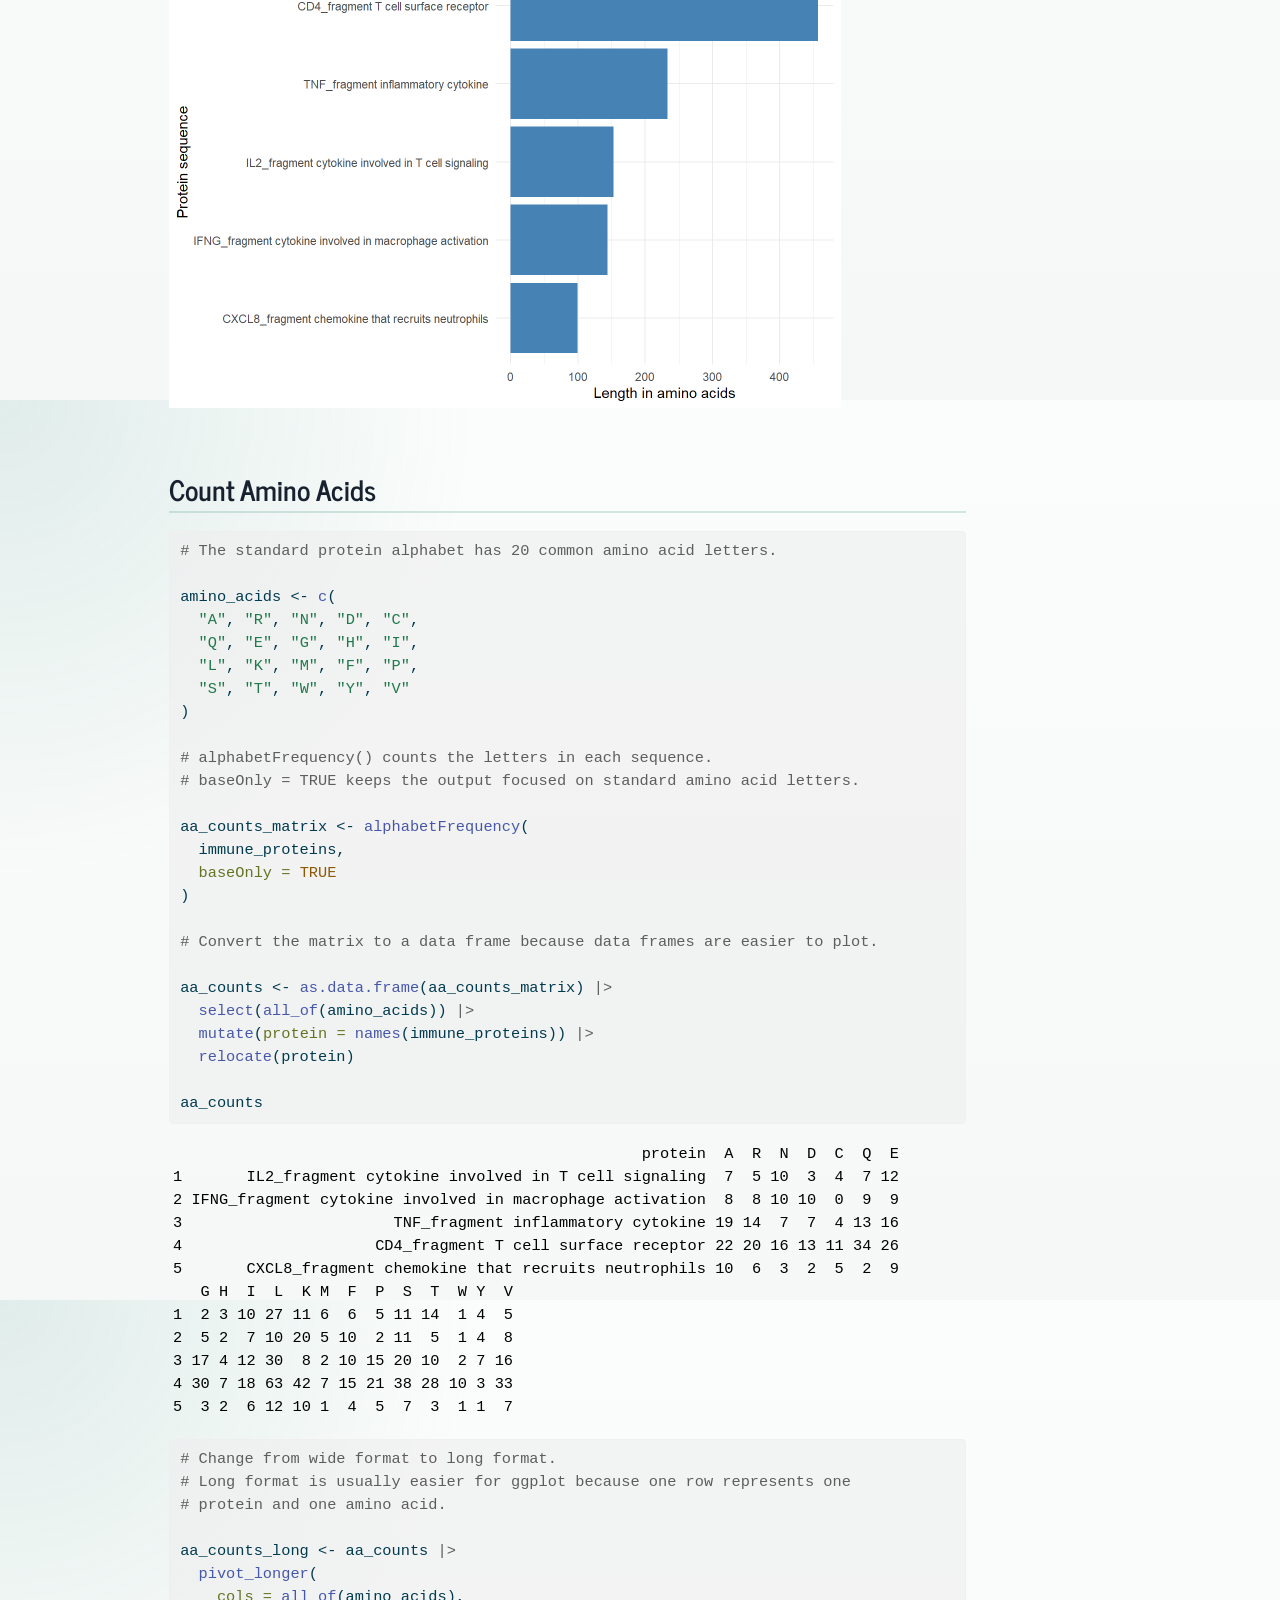
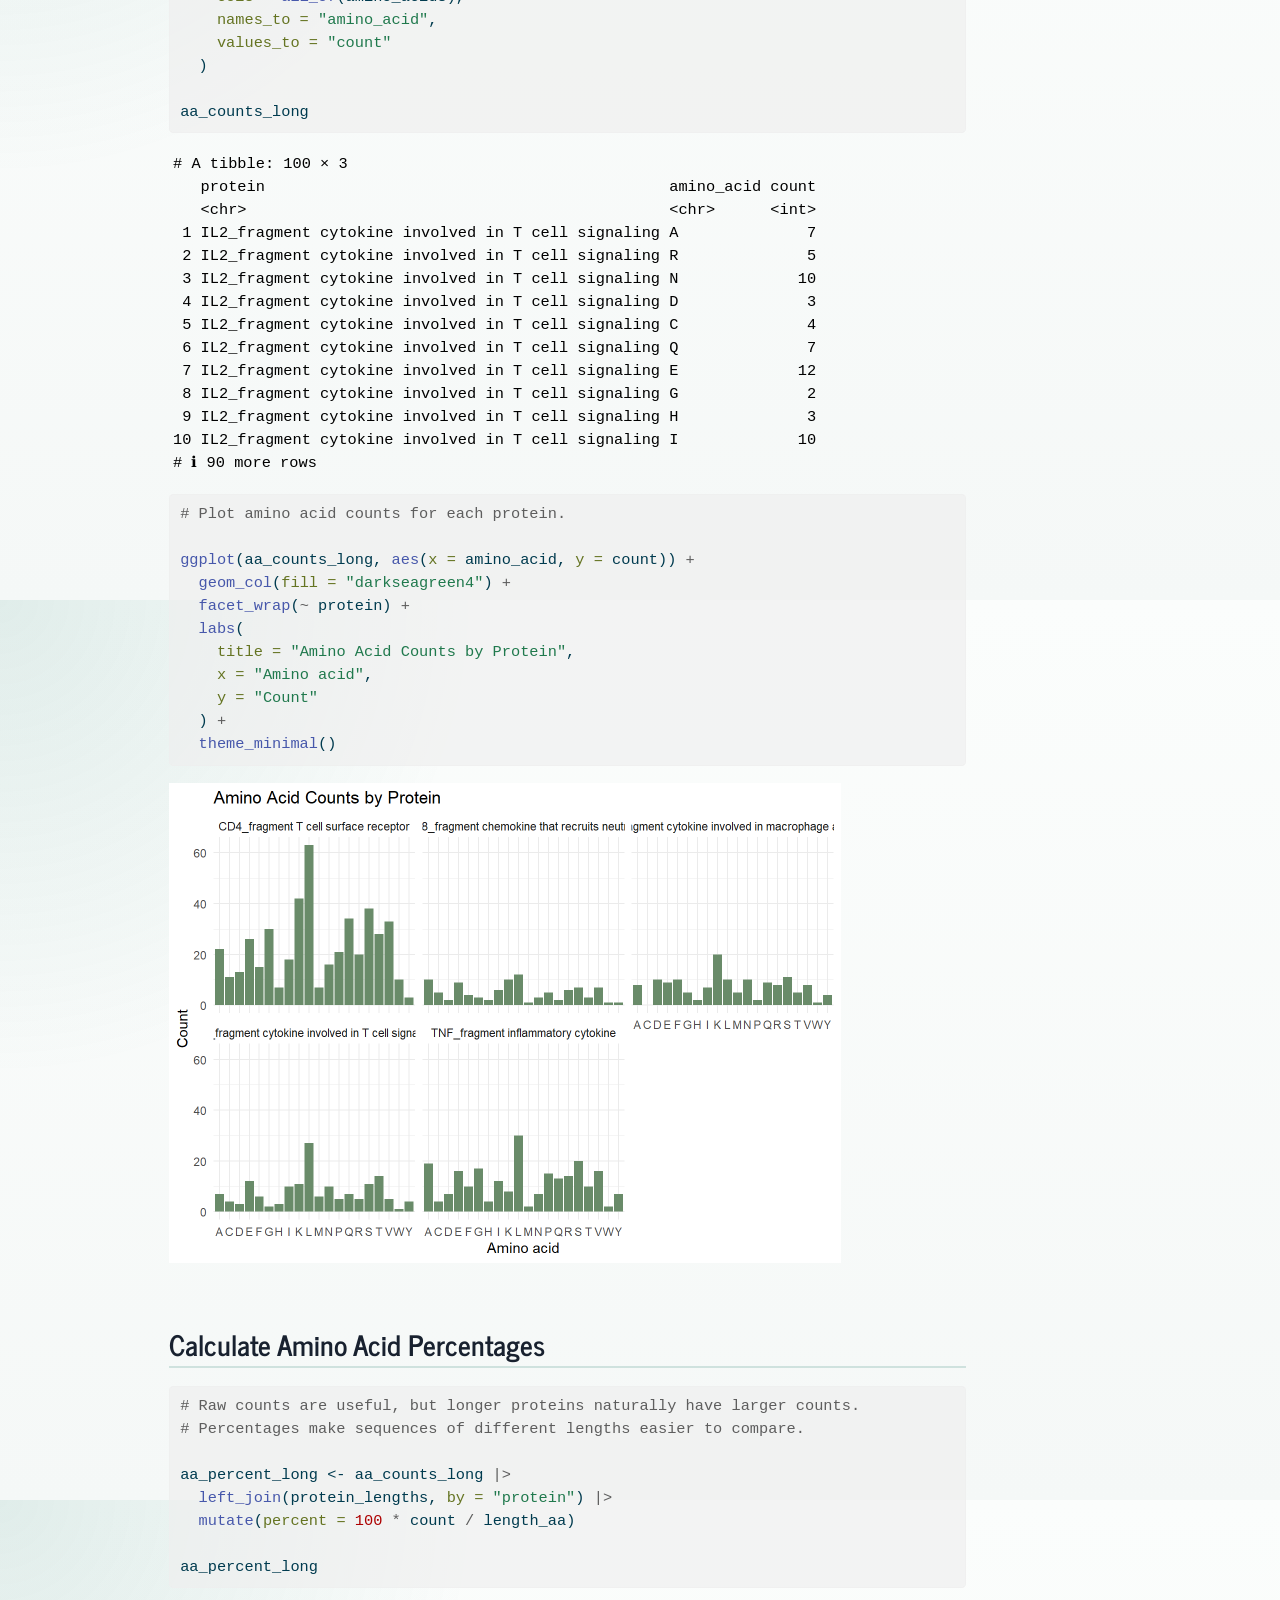
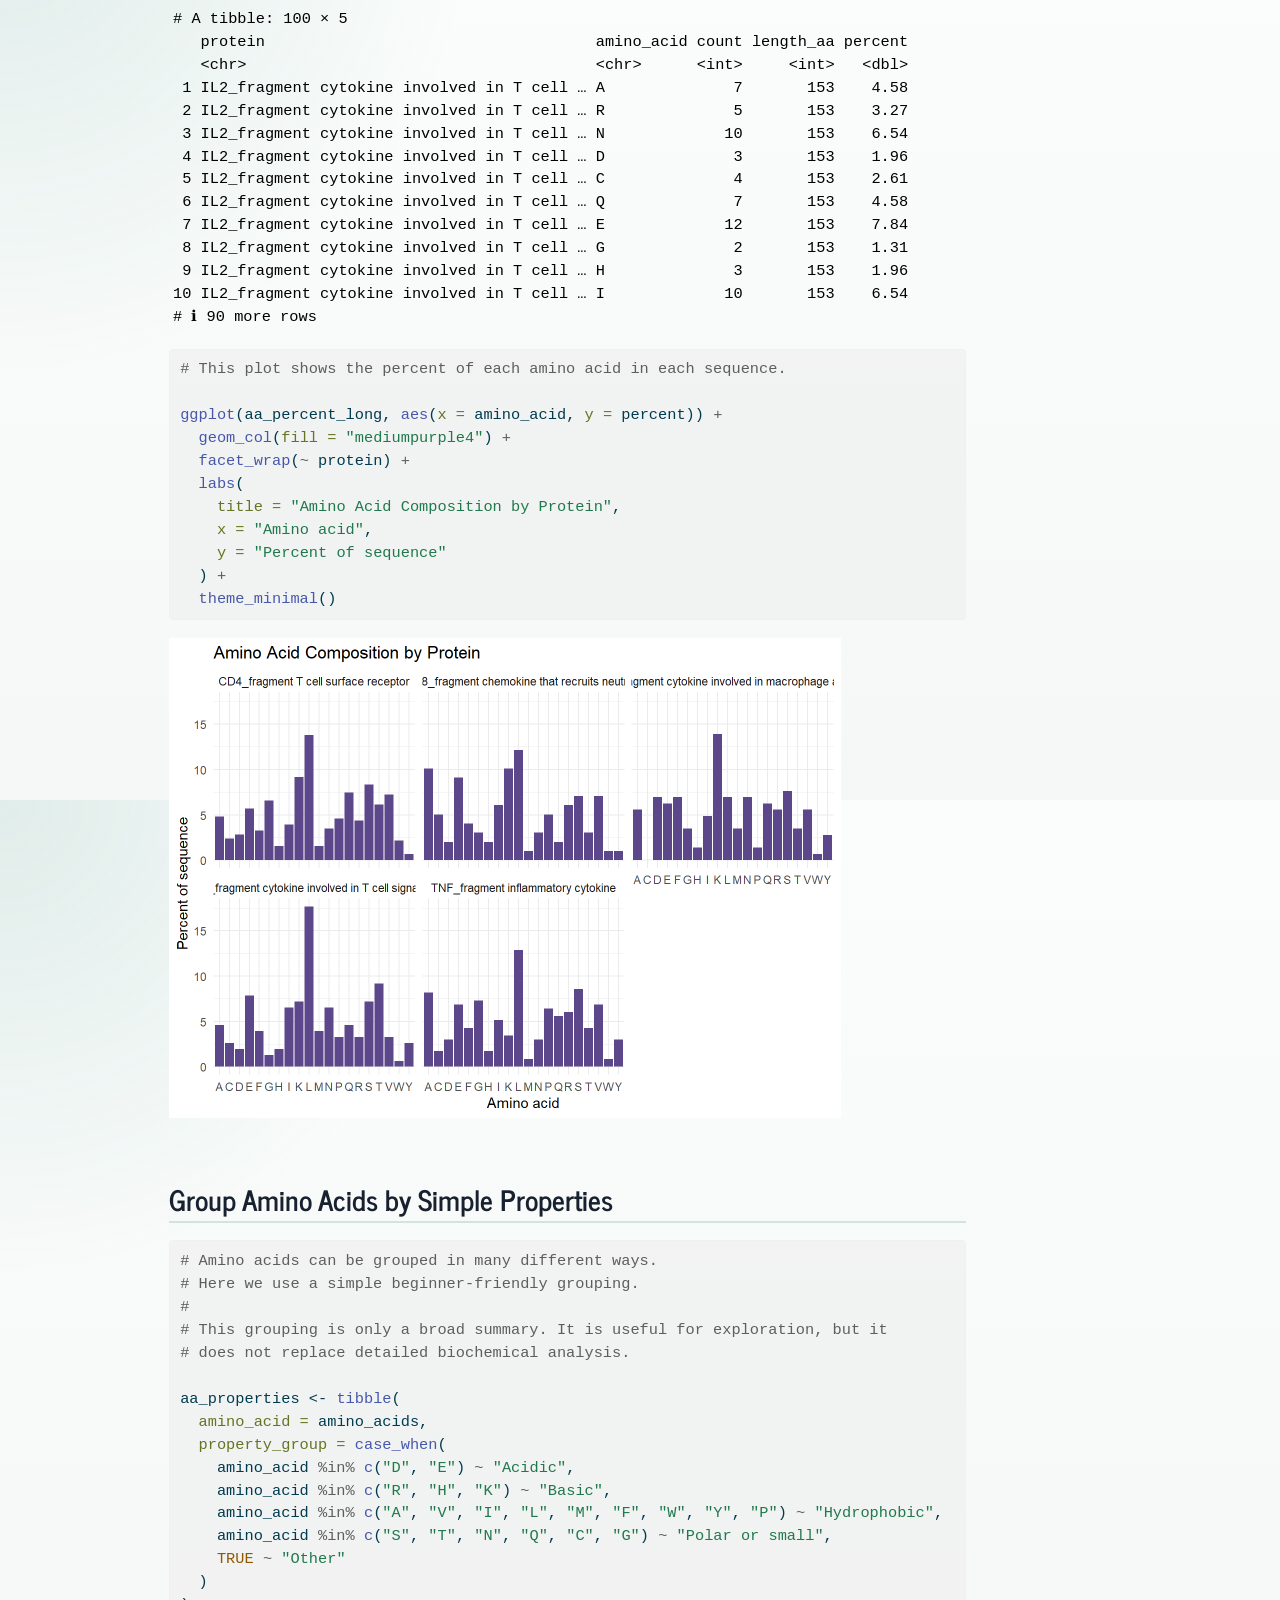
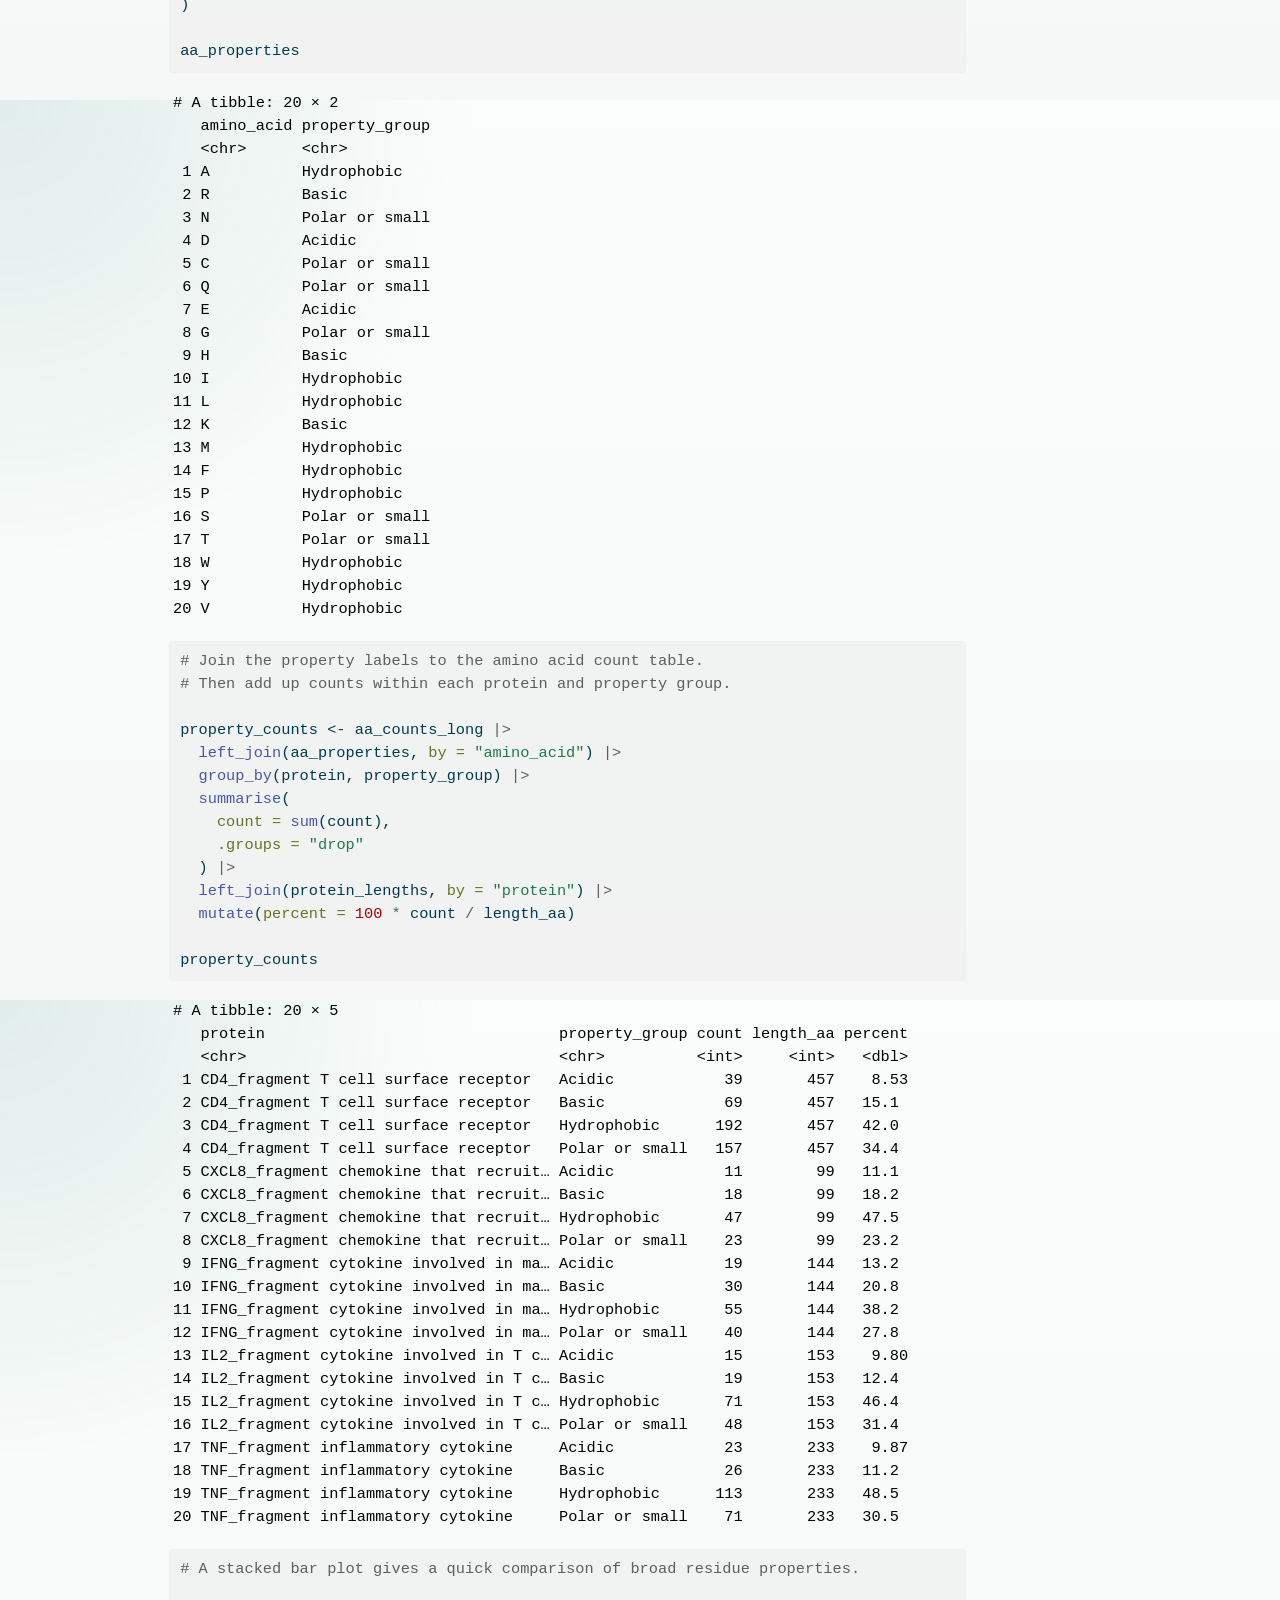
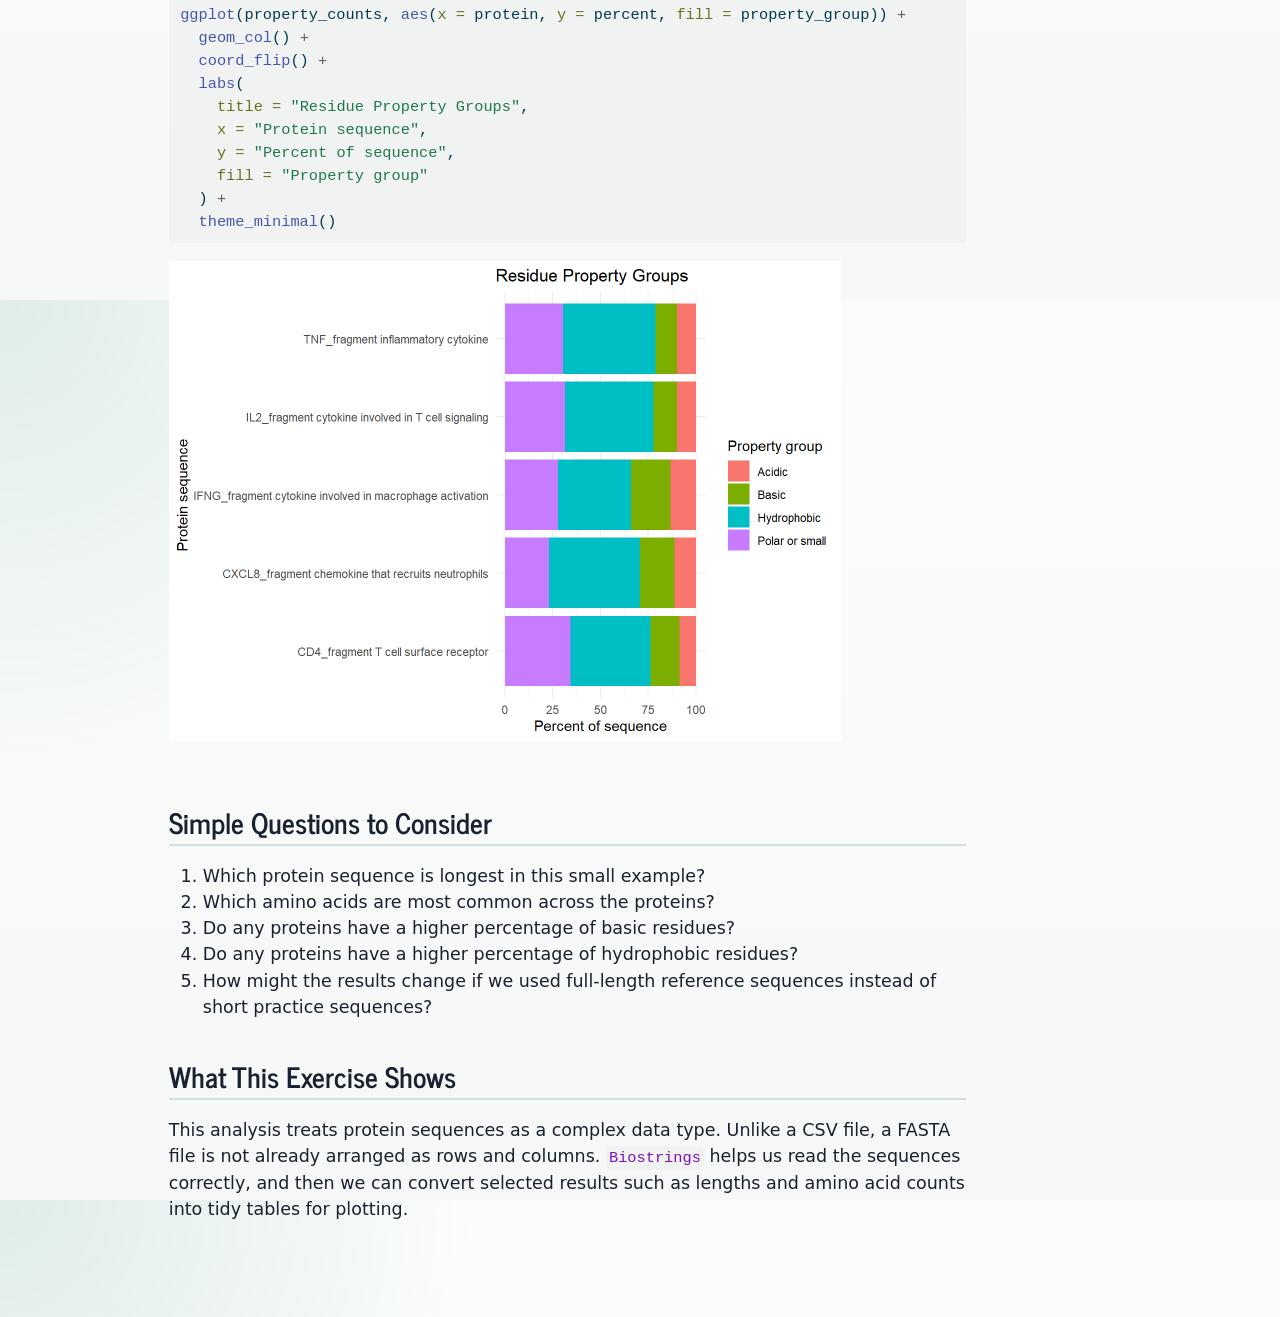
<file: docs/complex_data_type_analysis/complex_data_type_analysis.html>
<!DOCTYPE html>
<html xmlns="http://www.w3.org/1999/xhtml" lang="en" xml:lang="en"><head>

<meta charset="utf-8">
<meta name="generator" content="quarto-1.9.38">

<meta name="viewport" content="width=device-width, initial-scale=1.0, user-scalable=yes">


<title>Complex Data Type Exercise: Immune Protein Sequences – Yang Zeng’s Data Analysis Portfolio</title>
<style>
/* Default styles provided by pandoc.
** See https://pandoc.org/MANUAL.html#variables-for-html for config info.
*/
code{white-space: pre-wrap;}
span.smallcaps{font-variant: small-caps;}
div.columns{display: flex; gap: min(4vw, 1.5em);}
div.column{flex: auto; overflow-x: auto;}
div.hanging-indent{margin-left: 1.5em; text-indent: -1.5em;}
ul.task-list{list-style: none;}
ul.task-list li input[type="checkbox"] {
  width: 0.8em;
  margin: 0 0.8em 0.2em -1em; /* quarto-specific, see https://github.com/quarto-dev/quarto-cli/issues/4556 */ 
  vertical-align: middle;
}
/* CSS for syntax highlighting */
html { -webkit-text-size-adjust: 100%; }
pre > code.sourceCode { white-space: pre; position: relative; }
pre > code.sourceCode > span { display: inline-block; line-height: 1.25; }
pre > code.sourceCode > span:empty { height: 1.2em; }
.sourceCode { overflow: visible; }
code.sourceCode > span { color: inherit; text-decoration: inherit; }
div.sourceCode { margin: 1em 0; }
pre.sourceCode { margin: 0; }
@media screen {
div.sourceCode { overflow: auto; }
}
@media print {
pre > code.sourceCode { white-space: pre-wrap; }
pre > code.sourceCode > span { text-indent: -5em; padding-left: 5em; }
}
pre.numberSource code
  { counter-reset: source-line 0; }
pre.numberSource code > span
  { position: relative; left: -4em; counter-increment: source-line; }
pre.numberSource code > span > a:first-child::before
  { content: counter(source-line);
    position: relative; left: -1em; text-align: right; vertical-align: baseline;
    border: none; display: inline-block;
    -webkit-touch-callout: none; -webkit-user-select: none;
    -khtml-user-select: none; -moz-user-select: none;
    -ms-user-select: none; user-select: none;
    padding: 0 4px; width: 4em;
  }
pre.numberSource { margin-left: 3em;  padding-left: 4px; }
div.sourceCode
  {   }
@media screen {
pre > code.sourceCode > span > a:first-child::before { text-decoration: underline; }
}
</style>


<script src="../site_libs/quarto-nav/quarto-nav.js"></script>
<script src="../site_libs/quarto-nav/headroom.min.js"></script>
<script src="../site_libs/clipboard/clipboard.min.js"></script>
<script src="../site_libs/quarto-search/autocomplete.umd.js"></script>
<script src="../site_libs/quarto-search/fuse.min.js"></script>
<script src="../site_libs/quarto-search/quarto-search.js"></script>
<meta name="quarto:offset" content="../">
<script src="../site_libs/quarto-html/quarto.js" type="module"></script>
<script src="../site_libs/quarto-html/tabsets/tabsets.js" type="module"></script>
<script src="../site_libs/quarto-html/popper.min.js"></script>
<script src="../site_libs/quarto-html/tippy.umd.min.js"></script>
<script src="../site_libs/quarto-html/anchor.min.js"></script>
<link href="../site_libs/quarto-html/tippy.css" rel="stylesheet">
<link href="../site_libs/quarto-html/quarto-syntax-highlighting-15634bcf2e68342d4ad2dfa704d543f6.css" rel="stylesheet" id="quarto-text-highlighting-styles">
<script src="../site_libs/bootstrap/bootstrap.min.js"></script>
<link href="../site_libs/bootstrap/bootstrap-icons.css" rel="stylesheet">
<link href="../site_libs/bootstrap/bootstrap-d390f6b1bb233dafbd59a397b5af9ca7.min.css" rel="stylesheet" append-hash="true" id="quarto-bootstrap" data-mode="light">
<script id="quarto-search-options" type="application/json">{
  "location": "navbar",
  "copy-button": false,
  "collapse-after": 3,
  "panel-placement": "end",
  "type": "overlay",
  "limit": 50,
  "keyboard-shortcut": [
    "f",
    "/",
    "s"
  ],
  "show-item-context": false,
  "language": {
    "search-no-results-text": "No results",
    "search-matching-documents-text": "matching documents",
    "search-copy-link-title": "Copy link to search",
    "search-hide-matches-text": "Hide additional matches",
    "search-more-match-text": "more match in this document",
    "search-more-matches-text": "more matches in this document",
    "search-clear-button-title": "Clear",
    "search-text-placeholder": "",
    "search-detached-cancel-button-title": "Cancel",
    "search-submit-button-title": "Submit",
    "search-label": "Search"
  }
}</script>


<link rel="stylesheet" href="../styles.css">
</head>

<body class="nav-fixed quarto-light">

<div id="quarto-search-results"></div>
  <header id="quarto-header" class="headroom fixed-top">
    <nav class="navbar navbar-expand-lg " data-bs-theme="dark">
      <div class="navbar-container container-fluid">
      <div class="navbar-brand-container mx-auto">
    <a class="navbar-brand" href="../index.html">
    <span class="navbar-title">Yang Zeng’s Data Analysis Portfolio</span>
    </a>
  </div>
            <div id="quarto-search" class="" title="Search"></div>
          <button class="navbar-toggler" type="button" data-bs-toggle="collapse" data-bs-target="#navbarCollapse" aria-controls="navbarCollapse" role="menu" aria-expanded="false" aria-label="Toggle navigation" onclick="if (window.quartoToggleHeadroom) { window.quartoToggleHeadroom(); }">
  <span class="navbar-toggler-icon"></span>
</button>
          <div class="collapse navbar-collapse" id="navbarCollapse">
            <ul class="navbar-nav navbar-nav-scroll me-auto">
  <li class="nav-item">
    <a class="nav-link" href="../aboutme.html"> 
<span class="menu-text">About Me</span></a>
  </li>  
  <li class="nav-item dropdown ">
    <a class="nav-link dropdown-toggle" href="#" id="nav-menu-projects" role="link" data-bs-toggle="dropdown" aria-expanded="false">
 <span class="menu-text">Projects</span>
    </a>
    <ul class="dropdown-menu" aria-labelledby="nav-menu-projects">    
        <li>
    <a class="dropdown-item" href="../starter-analysis-exercise/starter-analysis-exercise.html">
 <span class="dropdown-text">Starter Analysis Exercise</span></a>
  </li>  
        <li>
    <a class="dropdown-item" href="../cdcdata_exercise/cdcdata_exercise.html">
 <span class="dropdown-text">CDC Data Processing Exercise</span></a>
  </li>  
        <li>
    <a class="dropdown-item" href="../complex_data_type_analysis/complex_data_type_analysis.html">
 <span class="dropdown-text">Complex Data Type Analysis</span></a>
  </li>  
    </ul>
  </li>
</ul>
            <ul class="navbar-nav navbar-nav-scroll ms-auto">
  <li class="nav-item compact">
    <a class="nav-link" href="https://github.com/yangyin-zeng/YangZeng-portfolio.git"> <i class="bi bi-github" role="img">
</i> 
<span class="menu-text"></span></a>
  </li>  
</ul>
          </div> <!-- /navcollapse -->
            <div class="quarto-navbar-tools">
</div>
      </div> <!-- /container-fluid -->
    </nav>
</header>
<!-- content -->
<div id="quarto-content" class="quarto-container page-columns page-rows-contents page-layout-article page-navbar">
<!-- sidebar -->
<!-- margin-sidebar -->
    <div id="quarto-margin-sidebar" class="sidebar margin-sidebar">
        <nav id="TOC" role="doc-toc" class="toc-active">
    <h2 id="toc-title">On this page</h2>
   
  <ul class="collapse">
  <li><a href="#goal" id="toc-goal" class="nav-link active" data-scroll-target="#goal">Goal</a></li>
  <li><a href="#load-packages" id="toc-load-packages" class="nav-link" data-scroll-target="#load-packages">Load Packages</a></li>
  <li><a href="#create-a-small-practice-fasta-file" id="toc-create-a-small-practice-fasta-file" class="nav-link" data-scroll-target="#create-a-small-practice-fasta-file">Create a Small Practice FASTA File</a></li>
  <li><a href="#read-the-fasta-file-with-biostrings" id="toc-read-the-fasta-file-with-biostrings" class="nav-link" data-scroll-target="#read-the-fasta-file-with-biostrings">Read the FASTA File with Biostrings</a></li>
  <li><a href="#calculate-protein-sequence-lengths" id="toc-calculate-protein-sequence-lengths" class="nav-link" data-scroll-target="#calculate-protein-sequence-lengths">Calculate Protein Sequence Lengths</a></li>
  <li><a href="#count-amino-acids" id="toc-count-amino-acids" class="nav-link" data-scroll-target="#count-amino-acids">Count Amino Acids</a></li>
  <li><a href="#calculate-amino-acid-percentages" id="toc-calculate-amino-acid-percentages" class="nav-link" data-scroll-target="#calculate-amino-acid-percentages">Calculate Amino Acid Percentages</a></li>
  <li><a href="#group-amino-acids-by-simple-properties" id="toc-group-amino-acids-by-simple-properties" class="nav-link" data-scroll-target="#group-amino-acids-by-simple-properties">Group Amino Acids by Simple Properties</a></li>
  <li><a href="#simple-questions-to-consider" id="toc-simple-questions-to-consider" class="nav-link" data-scroll-target="#simple-questions-to-consider">Simple Questions to Consider</a></li>
  <li><a href="#what-this-exercise-shows" id="toc-what-this-exercise-shows" class="nav-link" data-scroll-target="#what-this-exercise-shows">What This Exercise Shows</a></li>
  </ul>
</nav>
    </div>
<!-- main -->
<main class="content" id="quarto-document-content">

<header id="title-block-header" class="quarto-title-block default">
<div class="quarto-title">
<h1 class="title">Complex Data Type Exercise: Immune Protein Sequences</h1>
<p class="subtitle lead">A Biostrings analysis of FASTA protein data</p>
</div>



<div class="quarto-title-meta">

    
  
    
  </div>
  


</header>


<section id="goal" class="level2">
<h2 class="anchored" data-anchor-id="goal">Goal</h2>
<p>In this exercise, we will work with protein sequences stored in FASTA format. FASTA files are common in biology because they can store one or many DNA, RNA, or protein sequences in a simple text format.</p>
<p>We will use the <code>Biostrings</code> package to:</p>
<ul>
<li>read immune-related protein sequences from a FASTA file</li>
<li>calculate the length of each protein sequence</li>
<li>count amino acids in each sequence</li>
<li>group amino acids by simple chemical property categories</li>
<li>make exploratory plots</li>
</ul>
<p>This is a practice analysis. The FASTA file below contains a small set of immune-related protein sequence fragments so the code can run without downloading external data.</p>
</section>
<section id="load-packages" class="level2">
<h2 class="anchored" data-anchor-id="load-packages">Load Packages</h2>
<div class="cell">
<div class="code-copy-outer-scaffold"><div class="sourceCode cell-code" id="cb1"><pre class="sourceCode r code-with-copy"><code class="sourceCode r"><span id="cb1-1"><a href="#cb1-1" aria-hidden="true" tabindex="-1"></a><span class="co"># Biostrings is a Bioconductor package for reading and working with biological</span></span>
<span id="cb1-2"><a href="#cb1-2" aria-hidden="true" tabindex="-1"></a><span class="co"># sequences. We use it here because protein FASTA files are complex data, not</span></span>
<span id="cb1-3"><a href="#cb1-3" aria-hidden="true" tabindex="-1"></a><span class="co"># ordinary rectangular spreadsheets.</span></span>
<span id="cb1-4"><a href="#cb1-4" aria-hidden="true" tabindex="-1"></a></span>
<span id="cb1-5"><a href="#cb1-5" aria-hidden="true" tabindex="-1"></a><span class="co"># If Biostrings is not installed yet, run these lines once in the Console:</span></span>
<span id="cb1-6"><a href="#cb1-6" aria-hidden="true" tabindex="-1"></a><span class="co"># install.packages("BiocManager")</span></span>
<span id="cb1-7"><a href="#cb1-7" aria-hidden="true" tabindex="-1"></a><span class="co"># BiocManager::install("Biostrings")</span></span>
<span id="cb1-8"><a href="#cb1-8" aria-hidden="true" tabindex="-1"></a></span>
<span id="cb1-9"><a href="#cb1-9" aria-hidden="true" tabindex="-1"></a><span class="fu">library</span>(Biostrings)</span>
<span id="cb1-10"><a href="#cb1-10" aria-hidden="true" tabindex="-1"></a><span class="fu">library</span>(dplyr)</span>
<span id="cb1-11"><a href="#cb1-11" aria-hidden="true" tabindex="-1"></a><span class="fu">library</span>(tidyr)</span>
<span id="cb1-12"><a href="#cb1-12" aria-hidden="true" tabindex="-1"></a><span class="fu">library</span>(ggplot2)</span></code></pre></div><button title="Copy to Clipboard" class="code-copy-button"><i class="bi"></i></button></div>
</div>
</section>
<section id="create-a-small-practice-fasta-file" class="level2">
<h2 class="anchored" data-anchor-id="create-a-small-practice-fasta-file">Create a Small Practice FASTA File</h2>
<div class="cell">
<div class="code-copy-outer-scaffold"><div class="sourceCode cell-code" id="cb2"><pre class="sourceCode r code-with-copy"><code class="sourceCode r"><span id="cb2-1"><a href="#cb2-1" aria-hidden="true" tabindex="-1"></a><span class="co"># In a real project, this path would point to a FASTA file downloaded from a</span></span>
<span id="cb2-2"><a href="#cb2-2" aria-hidden="true" tabindex="-1"></a><span class="co"># database such as UniProt or NCBI.</span></span>
<span id="cb2-3"><a href="#cb2-3" aria-hidden="true" tabindex="-1"></a><span class="co">#</span></span>
<span id="cb2-4"><a href="#cb2-4" aria-hidden="true" tabindex="-1"></a><span class="co"># For this exercise, we create a small FASTA file ourselves. This makes the</span></span>
<span id="cb2-5"><a href="#cb2-5" aria-hidden="true" tabindex="-1"></a><span class="co"># exercise reproducible (pretty important for the ready workflow lol) because everyone starts with the same input file.</span></span>
<span id="cb2-6"><a href="#cb2-6" aria-hidden="true" tabindex="-1"></a></span>
<span id="cb2-7"><a href="#cb2-7" aria-hidden="true" tabindex="-1"></a>fasta_file <span class="ot">&lt;-</span> <span class="st">"immune_protein_fragments.fasta"</span></span>
<span id="cb2-8"><a href="#cb2-8" aria-hidden="true" tabindex="-1"></a></span>
<span id="cb2-9"><a href="#cb2-9" aria-hidden="true" tabindex="-1"></a><span class="co"># The lines that start with "&gt;" are FASTA headers. Each header gives a name for</span></span>
<span id="cb2-10"><a href="#cb2-10" aria-hidden="true" tabindex="-1"></a><span class="co"># the sequence that follows it.</span></span>
<span id="cb2-11"><a href="#cb2-11" aria-hidden="true" tabindex="-1"></a><span class="co">#</span></span>
<span id="cb2-12"><a href="#cb2-12" aria-hidden="true" tabindex="-1"></a><span class="co"># The other lines contain amino acid letters. For example:</span></span>
<span id="cb2-13"><a href="#cb2-13" aria-hidden="true" tabindex="-1"></a><span class="co"># A = alanine, C = cysteine, D = aspartic acid, and so on.</span></span>
<span id="cb2-14"><a href="#cb2-14" aria-hidden="true" tabindex="-1"></a></span>
<span id="cb2-15"><a href="#cb2-15" aria-hidden="true" tabindex="-1"></a>practice_fasta <span class="ot">&lt;-</span> <span class="fu">c</span>(</span>
<span id="cb2-16"><a href="#cb2-16" aria-hidden="true" tabindex="-1"></a>  <span class="st">"&gt;IL2_fragment cytokine involved in T cell signaling"</span>,</span>
<span id="cb2-17"><a href="#cb2-17" aria-hidden="true" tabindex="-1"></a>  <span class="st">"MYRMQLLSCIALSLALVTNSAPTSSSTKKTQLQLEHLLLDLQMILNGINNYKNPKLTRMLTFKFYMPKKATELKHLQCLEEELKPLEEVLNLAQSKNFHLRPRDLISNINVIVLELKGSETTFMCEYADETATIVEFLNRWITFCQSIISTLT"</span>,</span>
<span id="cb2-18"><a href="#cb2-18" aria-hidden="true" tabindex="-1"></a>  <span class="st">"&gt;IFNG_fragment cytokine involved in macrophage activation"</span>,</span>
<span id="cb2-19"><a href="#cb2-19" aria-hidden="true" tabindex="-1"></a>  <span class="st">"MQDPYVKEAENLKKYFNAGHSDVADNGTLFLGILKNWKEESDRKIMQSQIVSFYFKLFKNFKDDQSIQKSVETIKEDMNVKFFNSNKKKRDDFEKLTNYSVTDLNVQRKAIHELIQVMAELSPAAKTGKRKRSQMLFRGRRASQ"</span>,</span>
<span id="cb2-20"><a href="#cb2-20" aria-hidden="true" tabindex="-1"></a>  <span class="st">"&gt;TNF_fragment inflammatory cytokine"</span>,</span>
<span id="cb2-21"><a href="#cb2-21" aria-hidden="true" tabindex="-1"></a>  <span class="st">"[base64]"</span>,</span>
<span id="cb2-22"><a href="#cb2-22" aria-hidden="true" tabindex="-1"></a>  <span class="st">"&gt;CD4_fragment T cell surface receptor"</span>,</span>
<span id="cb2-23"><a href="#cb2-23" aria-hidden="true" tabindex="-1"></a>  <span class="st">"[base64]"</span>,</span>
<span id="cb2-24"><a href="#cb2-24" aria-hidden="true" tabindex="-1"></a>  <span class="st">"&gt;CXCL8_fragment chemokine that recruits neutrophils"</span>,</span>
<span id="cb2-25"><a href="#cb2-25" aria-hidden="true" tabindex="-1"></a>  <span class="st">"MTSKLAVALLAAFLISAALCEGAVLPRSAKELRCQCIKTYSKPFHPKFIKELRVIESGPHCANTEIIVKLSDGRELCLDPKENWVQRVVEKFLKRAENS"</span></span>
<span id="cb2-26"><a href="#cb2-26" aria-hidden="true" tabindex="-1"></a>)</span>
<span id="cb2-27"><a href="#cb2-27" aria-hidden="true" tabindex="-1"></a></span>
<span id="cb2-28"><a href="#cb2-28" aria-hidden="true" tabindex="-1"></a><span class="co"># Only write the file if it does not already exist. This avoids overwriting a</span></span>
<span id="cb2-29"><a href="#cb2-29" aria-hidden="true" tabindex="-1"></a><span class="co"># file if you later replace it with your own sequences.</span></span>
<span id="cb2-30"><a href="#cb2-30" aria-hidden="true" tabindex="-1"></a><span class="cf">if</span> (<span class="sc">!</span><span class="fu">file.exists</span>(fasta_file)) {</span>
<span id="cb2-31"><a href="#cb2-31" aria-hidden="true" tabindex="-1"></a>  <span class="fu">writeLines</span>(practice_fasta, fasta_file)</span>
<span id="cb2-32"><a href="#cb2-32" aria-hidden="true" tabindex="-1"></a>}</span></code></pre></div><button title="Copy to Clipboard" class="code-copy-button"><i class="bi"></i></button></div>
</div>
</section>
<section id="read-the-fasta-file-with-biostrings" class="level2">
<h2 class="anchored" data-anchor-id="read-the-fasta-file-with-biostrings">Read the FASTA File with Biostrings</h2>
<div class="cell">
<div class="code-copy-outer-scaffold"><div class="sourceCode cell-code" id="cb3"><pre class="sourceCode r code-with-copy"><code class="sourceCode r"><span id="cb3-1"><a href="#cb3-1" aria-hidden="true" tabindex="-1"></a><span class="co"># readAAStringSet() reads amino acid sequences from a FASTA file.</span></span>
<span id="cb3-2"><a href="#cb3-2" aria-hidden="true" tabindex="-1"></a><span class="co"># The result is an AAStringSet object, which is a Biostrings object designed for</span></span>
<span id="cb3-3"><a href="#cb3-3" aria-hidden="true" tabindex="-1"></a><span class="co"># protein sequences.</span></span>
<span id="cb3-4"><a href="#cb3-4" aria-hidden="true" tabindex="-1"></a></span>
<span id="cb3-5"><a href="#cb3-5" aria-hidden="true" tabindex="-1"></a>immune_proteins <span class="ot">&lt;-</span> <span class="fu">readAAStringSet</span>(fasta_file)</span>
<span id="cb3-6"><a href="#cb3-6" aria-hidden="true" tabindex="-1"></a></span>
<span id="cb3-7"><a href="#cb3-7" aria-hidden="true" tabindex="-1"></a><span class="co"># Print the object so we can see how many sequences were read and their names.</span></span>
<span id="cb3-8"><a href="#cb3-8" aria-hidden="true" tabindex="-1"></a>immune_proteins</span></code></pre></div><button title="Copy to Clipboard" class="code-copy-button"><i class="bi"></i></button></div>
<div class="cell-output cell-output-stdout">
<pre><code>AAStringSet object of length 5:
    width seq                                               names               
[1]   153 MYRMQLLSCIALSLALVTNSAPT...TATIVEFLNRWITFCQSIISTLT IL2_fragment cyto...
[2]   144 MQDPYVKEAENLKKYFNAGHSDV...SPAAKTGKRKRSQMLFRGRRASQ IFNG_fragment cyt...
[3]   233 MSTESMIRDVELAEEALPKKTGG...EINRPDYLDFAESGQVYFGIIAL TNF_fragment infl...
[4]   457 MNRGVPFRHLLLVLQLALLPAAT...KRLLSEKKTCQCPHRFQKTCSPI CD4_fragment T ce...
[5]    99 MTSKLAVALLAAFLISAALCEGA...CLDPKENWVQRVVEKFLKRAENS CXCL8_fragment ch...</code></pre>
</div>
</div>
</section>
<section id="calculate-protein-sequence-lengths" class="level2">
<h2 class="anchored" data-anchor-id="calculate-protein-sequence-lengths">Calculate Protein Sequence Lengths</h2>
<div class="cell">
<div class="code-copy-outer-scaffold"><div class="sourceCode cell-code" id="cb5"><pre class="sourceCode r code-with-copy"><code class="sourceCode r"><span id="cb5-1"><a href="#cb5-1" aria-hidden="true" tabindex="-1"></a><span class="co"># width() gives the number of amino acids in each protein sequence.</span></span>
<span id="cb5-2"><a href="#cb5-2" aria-hidden="true" tabindex="-1"></a></span>
<span id="cb5-3"><a href="#cb5-3" aria-hidden="true" tabindex="-1"></a>protein_lengths <span class="ot">&lt;-</span> <span class="fu">tibble</span>(</span>
<span id="cb5-4"><a href="#cb5-4" aria-hidden="true" tabindex="-1"></a>  <span class="at">protein =</span> <span class="fu">names</span>(immune_proteins),</span>
<span id="cb5-5"><a href="#cb5-5" aria-hidden="true" tabindex="-1"></a>  <span class="at">length_aa =</span> <span class="fu">width</span>(immune_proteins)</span>
<span id="cb5-6"><a href="#cb5-6" aria-hidden="true" tabindex="-1"></a>)</span>
<span id="cb5-7"><a href="#cb5-7" aria-hidden="true" tabindex="-1"></a></span>
<span id="cb5-8"><a href="#cb5-8" aria-hidden="true" tabindex="-1"></a>protein_lengths</span></code></pre></div><button title="Copy to Clipboard" class="code-copy-button"><i class="bi"></i></button></div>
<div class="cell-output cell-output-stdout">
<pre><code># A tibble: 5 × 2
  protein                                                  length_aa
  &lt;chr&gt;                                                        &lt;int&gt;
1 IL2_fragment cytokine involved in T cell signaling             153
2 IFNG_fragment cytokine involved in macrophage activation       144
3 TNF_fragment inflammatory cytokine                             233
4 CD4_fragment T cell surface receptor                           457
5 CXCL8_fragment chemokine that recruits neutrophils              99</code></pre>
</div>
</div>
<div class="cell">
<div class="code-copy-outer-scaffold"><div class="sourceCode cell-code" id="cb7"><pre class="sourceCode r code-with-copy"><code class="sourceCode r"><span id="cb7-1"><a href="#cb7-1" aria-hidden="true" tabindex="-1"></a><span class="co"># A simple bar plot helps us compare sequence lengths.</span></span>
<span id="cb7-2"><a href="#cb7-2" aria-hidden="true" tabindex="-1"></a></span>
<span id="cb7-3"><a href="#cb7-3" aria-hidden="true" tabindex="-1"></a><span class="fu">ggplot</span>(protein_lengths, <span class="fu">aes</span>(<span class="at">x =</span> <span class="fu">reorder</span>(protein, length_aa), <span class="at">y =</span> length_aa)) <span class="sc">+</span></span>
<span id="cb7-4"><a href="#cb7-4" aria-hidden="true" tabindex="-1"></a>  <span class="fu">geom_col</span>(<span class="at">fill =</span> <span class="st">"steelblue"</span>) <span class="sc">+</span></span>
<span id="cb7-5"><a href="#cb7-5" aria-hidden="true" tabindex="-1"></a>  <span class="fu">coord_flip</span>() <span class="sc">+</span></span>
<span id="cb7-6"><a href="#cb7-6" aria-hidden="true" tabindex="-1"></a>  <span class="fu">labs</span>(</span>
<span id="cb7-7"><a href="#cb7-7" aria-hidden="true" tabindex="-1"></a>    <span class="at">title =</span> <span class="st">"Protein Sequence Lengths"</span>,</span>
<span id="cb7-8"><a href="#cb7-8" aria-hidden="true" tabindex="-1"></a>    <span class="at">x =</span> <span class="st">"Protein sequence"</span>,</span>
<span id="cb7-9"><a href="#cb7-9" aria-hidden="true" tabindex="-1"></a>    <span class="at">y =</span> <span class="st">"Length in amino acids"</span></span>
<span id="cb7-10"><a href="#cb7-10" aria-hidden="true" tabindex="-1"></a>  ) <span class="sc">+</span></span>
<span id="cb7-11"><a href="#cb7-11" aria-hidden="true" tabindex="-1"></a>  <span class="fu">theme_minimal</span>()</span></code></pre></div><button title="Copy to Clipboard" class="code-copy-button"><i class="bi"></i></button></div>
<div class="cell-output-display">
<div>
<figure class="figure">
<p><img src="complex_data_type_analysis_files/figure-html/unnamed-chunk-5-1.png" class="img-fluid figure-img" width="672"></p>
</figure>
</div>
</div>
</div>
</section>
<section id="count-amino-acids" class="level2">
<h2 class="anchored" data-anchor-id="count-amino-acids">Count Amino Acids</h2>
<div class="cell">
<div class="code-copy-outer-scaffold"><div class="sourceCode cell-code" id="cb8"><pre class="sourceCode r code-with-copy"><code class="sourceCode r"><span id="cb8-1"><a href="#cb8-1" aria-hidden="true" tabindex="-1"></a><span class="co"># The standard protein alphabet has 20 common amino acid letters.</span></span>
<span id="cb8-2"><a href="#cb8-2" aria-hidden="true" tabindex="-1"></a></span>
<span id="cb8-3"><a href="#cb8-3" aria-hidden="true" tabindex="-1"></a>amino_acids <span class="ot">&lt;-</span> <span class="fu">c</span>(</span>
<span id="cb8-4"><a href="#cb8-4" aria-hidden="true" tabindex="-1"></a>  <span class="st">"A"</span>, <span class="st">"R"</span>, <span class="st">"N"</span>, <span class="st">"D"</span>, <span class="st">"C"</span>,</span>
<span id="cb8-5"><a href="#cb8-5" aria-hidden="true" tabindex="-1"></a>  <span class="st">"Q"</span>, <span class="st">"E"</span>, <span class="st">"G"</span>, <span class="st">"H"</span>, <span class="st">"I"</span>,</span>
<span id="cb8-6"><a href="#cb8-6" aria-hidden="true" tabindex="-1"></a>  <span class="st">"L"</span>, <span class="st">"K"</span>, <span class="st">"M"</span>, <span class="st">"F"</span>, <span class="st">"P"</span>,</span>
<span id="cb8-7"><a href="#cb8-7" aria-hidden="true" tabindex="-1"></a>  <span class="st">"S"</span>, <span class="st">"T"</span>, <span class="st">"W"</span>, <span class="st">"Y"</span>, <span class="st">"V"</span></span>
<span id="cb8-8"><a href="#cb8-8" aria-hidden="true" tabindex="-1"></a>)</span>
<span id="cb8-9"><a href="#cb8-9" aria-hidden="true" tabindex="-1"></a></span>
<span id="cb8-10"><a href="#cb8-10" aria-hidden="true" tabindex="-1"></a><span class="co"># alphabetFrequency() counts the letters in each sequence.</span></span>
<span id="cb8-11"><a href="#cb8-11" aria-hidden="true" tabindex="-1"></a><span class="co"># baseOnly = TRUE keeps the output focused on standard amino acid letters.</span></span>
<span id="cb8-12"><a href="#cb8-12" aria-hidden="true" tabindex="-1"></a></span>
<span id="cb8-13"><a href="#cb8-13" aria-hidden="true" tabindex="-1"></a>aa_counts_matrix <span class="ot">&lt;-</span> <span class="fu">alphabetFrequency</span>(</span>
<span id="cb8-14"><a href="#cb8-14" aria-hidden="true" tabindex="-1"></a>  immune_proteins,</span>
<span id="cb8-15"><a href="#cb8-15" aria-hidden="true" tabindex="-1"></a>  <span class="at">baseOnly =</span> <span class="cn">TRUE</span></span>
<span id="cb8-16"><a href="#cb8-16" aria-hidden="true" tabindex="-1"></a>)</span>
<span id="cb8-17"><a href="#cb8-17" aria-hidden="true" tabindex="-1"></a></span>
<span id="cb8-18"><a href="#cb8-18" aria-hidden="true" tabindex="-1"></a><span class="co"># Convert the matrix to a data frame because data frames are easier to plot.</span></span>
<span id="cb8-19"><a href="#cb8-19" aria-hidden="true" tabindex="-1"></a></span>
<span id="cb8-20"><a href="#cb8-20" aria-hidden="true" tabindex="-1"></a>aa_counts <span class="ot">&lt;-</span> <span class="fu">as.data.frame</span>(aa_counts_matrix) <span class="sc">|&gt;</span></span>
<span id="cb8-21"><a href="#cb8-21" aria-hidden="true" tabindex="-1"></a>  <span class="fu">select</span>(<span class="fu">all_of</span>(amino_acids)) <span class="sc">|&gt;</span></span>
<span id="cb8-22"><a href="#cb8-22" aria-hidden="true" tabindex="-1"></a>  <span class="fu">mutate</span>(<span class="at">protein =</span> <span class="fu">names</span>(immune_proteins)) <span class="sc">|&gt;</span></span>
<span id="cb8-23"><a href="#cb8-23" aria-hidden="true" tabindex="-1"></a>  <span class="fu">relocate</span>(protein)</span>
<span id="cb8-24"><a href="#cb8-24" aria-hidden="true" tabindex="-1"></a></span>
<span id="cb8-25"><a href="#cb8-25" aria-hidden="true" tabindex="-1"></a>aa_counts</span></code></pre></div><button title="Copy to Clipboard" class="code-copy-button"><i class="bi"></i></button></div>
<div class="cell-output cell-output-stdout">
<pre><code>                                                   protein  A  R  N  D  C  Q  E
1       IL2_fragment cytokine involved in T cell signaling  7  5 10  3  4  7 12
2 IFNG_fragment cytokine involved in macrophage activation  8  8 10 10  0  9  9
3                       TNF_fragment inflammatory cytokine 19 14  7  7  4 13 16
4                     CD4_fragment T cell surface receptor 22 20 16 13 11 34 26
5       CXCL8_fragment chemokine that recruits neutrophils 10  6  3  2  5  2  9
   G H  I  L  K M  F  P  S  T  W Y  V
1  2 3 10 27 11 6  6  5 11 14  1 4  5
2  5 2  7 10 20 5 10  2 11  5  1 4  8
3 17 4 12 30  8 2 10 15 20 10  2 7 16
4 30 7 18 63 42 7 15 21 38 28 10 3 33
5  3 2  6 12 10 1  4  5  7  3  1 1  7</code></pre>
</div>
</div>
<div class="cell">
<div class="code-copy-outer-scaffold"><div class="sourceCode cell-code" id="cb10"><pre class="sourceCode r code-with-copy"><code class="sourceCode r"><span id="cb10-1"><a href="#cb10-1" aria-hidden="true" tabindex="-1"></a><span class="co"># Change from wide format to long format.</span></span>
<span id="cb10-2"><a href="#cb10-2" aria-hidden="true" tabindex="-1"></a><span class="co"># Long format is usually easier for ggplot because one row represents one</span></span>
<span id="cb10-3"><a href="#cb10-3" aria-hidden="true" tabindex="-1"></a><span class="co"># protein and one amino acid.</span></span>
<span id="cb10-4"><a href="#cb10-4" aria-hidden="true" tabindex="-1"></a></span>
<span id="cb10-5"><a href="#cb10-5" aria-hidden="true" tabindex="-1"></a>aa_counts_long <span class="ot">&lt;-</span> aa_counts <span class="sc">|&gt;</span></span>
<span id="cb10-6"><a href="#cb10-6" aria-hidden="true" tabindex="-1"></a>  <span class="fu">pivot_longer</span>(</span>
<span id="cb10-7"><a href="#cb10-7" aria-hidden="true" tabindex="-1"></a>    <span class="at">cols =</span> <span class="fu">all_of</span>(amino_acids),</span>
<span id="cb10-8"><a href="#cb10-8" aria-hidden="true" tabindex="-1"></a>    <span class="at">names_to =</span> <span class="st">"amino_acid"</span>,</span>
<span id="cb10-9"><a href="#cb10-9" aria-hidden="true" tabindex="-1"></a>    <span class="at">values_to =</span> <span class="st">"count"</span></span>
<span id="cb10-10"><a href="#cb10-10" aria-hidden="true" tabindex="-1"></a>  )</span>
<span id="cb10-11"><a href="#cb10-11" aria-hidden="true" tabindex="-1"></a></span>
<span id="cb10-12"><a href="#cb10-12" aria-hidden="true" tabindex="-1"></a>aa_counts_long</span></code></pre></div><button title="Copy to Clipboard" class="code-copy-button"><i class="bi"></i></button></div>
<div class="cell-output cell-output-stdout">
<pre><code># A tibble: 100 × 3
   protein                                            amino_acid count
   &lt;chr&gt;                                              &lt;chr&gt;      &lt;int&gt;
 1 IL2_fragment cytokine involved in T cell signaling A              7
 2 IL2_fragment cytokine involved in T cell signaling R              5
 3 IL2_fragment cytokine involved in T cell signaling N             10
 4 IL2_fragment cytokine involved in T cell signaling D              3
 5 IL2_fragment cytokine involved in T cell signaling C              4
 6 IL2_fragment cytokine involved in T cell signaling Q              7
 7 IL2_fragment cytokine involved in T cell signaling E             12
 8 IL2_fragment cytokine involved in T cell signaling G              2
 9 IL2_fragment cytokine involved in T cell signaling H              3
10 IL2_fragment cytokine involved in T cell signaling I             10
# ℹ 90 more rows</code></pre>
</div>
</div>
<div class="cell">
<div class="code-copy-outer-scaffold"><div class="sourceCode cell-code" id="cb12"><pre class="sourceCode r code-with-copy"><code class="sourceCode r"><span id="cb12-1"><a href="#cb12-1" aria-hidden="true" tabindex="-1"></a><span class="co"># Plot amino acid counts for each protein.</span></span>
<span id="cb12-2"><a href="#cb12-2" aria-hidden="true" tabindex="-1"></a></span>
<span id="cb12-3"><a href="#cb12-3" aria-hidden="true" tabindex="-1"></a><span class="fu">ggplot</span>(aa_counts_long, <span class="fu">aes</span>(<span class="at">x =</span> amino_acid, <span class="at">y =</span> count)) <span class="sc">+</span></span>
<span id="cb12-4"><a href="#cb12-4" aria-hidden="true" tabindex="-1"></a>  <span class="fu">geom_col</span>(<span class="at">fill =</span> <span class="st">"darkseagreen4"</span>) <span class="sc">+</span></span>
<span id="cb12-5"><a href="#cb12-5" aria-hidden="true" tabindex="-1"></a>  <span class="fu">facet_wrap</span>(<span class="sc">~</span> protein) <span class="sc">+</span></span>
<span id="cb12-6"><a href="#cb12-6" aria-hidden="true" tabindex="-1"></a>  <span class="fu">labs</span>(</span>
<span id="cb12-7"><a href="#cb12-7" aria-hidden="true" tabindex="-1"></a>    <span class="at">title =</span> <span class="st">"Amino Acid Counts by Protein"</span>,</span>
<span id="cb12-8"><a href="#cb12-8" aria-hidden="true" tabindex="-1"></a>    <span class="at">x =</span> <span class="st">"Amino acid"</span>,</span>
<span id="cb12-9"><a href="#cb12-9" aria-hidden="true" tabindex="-1"></a>    <span class="at">y =</span> <span class="st">"Count"</span></span>
<span id="cb12-10"><a href="#cb12-10" aria-hidden="true" tabindex="-1"></a>  ) <span class="sc">+</span></span>
<span id="cb12-11"><a href="#cb12-11" aria-hidden="true" tabindex="-1"></a>  <span class="fu">theme_minimal</span>()</span></code></pre></div><button title="Copy to Clipboard" class="code-copy-button"><i class="bi"></i></button></div>
<div class="cell-output-display">
<div>
<figure class="figure">
<p><img src="complex_data_type_analysis_files/figure-html/unnamed-chunk-8-1.png" class="img-fluid figure-img" width="672"></p>
</figure>
</div>
</div>
</div>
</section>
<section id="calculate-amino-acid-percentages" class="level2">
<h2 class="anchored" data-anchor-id="calculate-amino-acid-percentages">Calculate Amino Acid Percentages</h2>
<div class="cell">
<div class="code-copy-outer-scaffold"><div class="sourceCode cell-code" id="cb13"><pre class="sourceCode r code-with-copy"><code class="sourceCode r"><span id="cb13-1"><a href="#cb13-1" aria-hidden="true" tabindex="-1"></a><span class="co"># Raw counts are useful, but longer proteins naturally have larger counts.</span></span>
<span id="cb13-2"><a href="#cb13-2" aria-hidden="true" tabindex="-1"></a><span class="co"># Percentages make sequences of different lengths easier to compare.</span></span>
<span id="cb13-3"><a href="#cb13-3" aria-hidden="true" tabindex="-1"></a></span>
<span id="cb13-4"><a href="#cb13-4" aria-hidden="true" tabindex="-1"></a>aa_percent_long <span class="ot">&lt;-</span> aa_counts_long <span class="sc">|&gt;</span></span>
<span id="cb13-5"><a href="#cb13-5" aria-hidden="true" tabindex="-1"></a>  <span class="fu">left_join</span>(protein_lengths, <span class="at">by =</span> <span class="st">"protein"</span>) <span class="sc">|&gt;</span></span>
<span id="cb13-6"><a href="#cb13-6" aria-hidden="true" tabindex="-1"></a>  <span class="fu">mutate</span>(<span class="at">percent =</span> <span class="dv">100</span> <span class="sc">*</span> count <span class="sc">/</span> length_aa)</span>
<span id="cb13-7"><a href="#cb13-7" aria-hidden="true" tabindex="-1"></a></span>
<span id="cb13-8"><a href="#cb13-8" aria-hidden="true" tabindex="-1"></a>aa_percent_long</span></code></pre></div><button title="Copy to Clipboard" class="code-copy-button"><i class="bi"></i></button></div>
<div class="cell-output cell-output-stdout">
<pre><code># A tibble: 100 × 5
   protein                                    amino_acid count length_aa percent
   &lt;chr&gt;                                      &lt;chr&gt;      &lt;int&gt;     &lt;int&gt;   &lt;dbl&gt;
 1 IL2_fragment cytokine involved in T cell … A              7       153    4.58
 2 IL2_fragment cytokine involved in T cell … R              5       153    3.27
 3 IL2_fragment cytokine involved in T cell … N             10       153    6.54
 4 IL2_fragment cytokine involved in T cell … D              3       153    1.96
 5 IL2_fragment cytokine involved in T cell … C              4       153    2.61
 6 IL2_fragment cytokine involved in T cell … Q              7       153    4.58
 7 IL2_fragment cytokine involved in T cell … E             12       153    7.84
 8 IL2_fragment cytokine involved in T cell … G              2       153    1.31
 9 IL2_fragment cytokine involved in T cell … H              3       153    1.96
10 IL2_fragment cytokine involved in T cell … I             10       153    6.54
# ℹ 90 more rows</code></pre>
</div>
</div>
<div class="cell">
<div class="code-copy-outer-scaffold"><div class="sourceCode cell-code" id="cb15"><pre class="sourceCode r code-with-copy"><code class="sourceCode r"><span id="cb15-1"><a href="#cb15-1" aria-hidden="true" tabindex="-1"></a><span class="co"># This plot shows the percent of each amino acid in each sequence.</span></span>
<span id="cb15-2"><a href="#cb15-2" aria-hidden="true" tabindex="-1"></a></span>
<span id="cb15-3"><a href="#cb15-3" aria-hidden="true" tabindex="-1"></a><span class="fu">ggplot</span>(aa_percent_long, <span class="fu">aes</span>(<span class="at">x =</span> amino_acid, <span class="at">y =</span> percent)) <span class="sc">+</span></span>
<span id="cb15-4"><a href="#cb15-4" aria-hidden="true" tabindex="-1"></a>  <span class="fu">geom_col</span>(<span class="at">fill =</span> <span class="st">"mediumpurple4"</span>) <span class="sc">+</span></span>
<span id="cb15-5"><a href="#cb15-5" aria-hidden="true" tabindex="-1"></a>  <span class="fu">facet_wrap</span>(<span class="sc">~</span> protein) <span class="sc">+</span></span>
<span id="cb15-6"><a href="#cb15-6" aria-hidden="true" tabindex="-1"></a>  <span class="fu">labs</span>(</span>
<span id="cb15-7"><a href="#cb15-7" aria-hidden="true" tabindex="-1"></a>    <span class="at">title =</span> <span class="st">"Amino Acid Composition by Protein"</span>,</span>
<span id="cb15-8"><a href="#cb15-8" aria-hidden="true" tabindex="-1"></a>    <span class="at">x =</span> <span class="st">"Amino acid"</span>,</span>
<span id="cb15-9"><a href="#cb15-9" aria-hidden="true" tabindex="-1"></a>    <span class="at">y =</span> <span class="st">"Percent of sequence"</span></span>
<span id="cb15-10"><a href="#cb15-10" aria-hidden="true" tabindex="-1"></a>  ) <span class="sc">+</span></span>
<span id="cb15-11"><a href="#cb15-11" aria-hidden="true" tabindex="-1"></a>  <span class="fu">theme_minimal</span>()</span></code></pre></div><button title="Copy to Clipboard" class="code-copy-button"><i class="bi"></i></button></div>
<div class="cell-output-display">
<div>
<figure class="figure">
<p><img src="complex_data_type_analysis_files/figure-html/unnamed-chunk-10-1.png" class="img-fluid figure-img" width="672"></p>
</figure>
</div>
</div>
</div>
</section>
<section id="group-amino-acids-by-simple-properties" class="level2">
<h2 class="anchored" data-anchor-id="group-amino-acids-by-simple-properties">Group Amino Acids by Simple Properties</h2>
<div class="cell">
<div class="code-copy-outer-scaffold"><div class="sourceCode cell-code" id="cb16"><pre class="sourceCode r code-with-copy"><code class="sourceCode r"><span id="cb16-1"><a href="#cb16-1" aria-hidden="true" tabindex="-1"></a><span class="co"># Amino acids can be grouped in many different ways.</span></span>
<span id="cb16-2"><a href="#cb16-2" aria-hidden="true" tabindex="-1"></a><span class="co"># Here we use a simple beginner-friendly grouping.</span></span>
<span id="cb16-3"><a href="#cb16-3" aria-hidden="true" tabindex="-1"></a><span class="co">#</span></span>
<span id="cb16-4"><a href="#cb16-4" aria-hidden="true" tabindex="-1"></a><span class="co"># This grouping is only a broad summary. It is useful for exploration, but it</span></span>
<span id="cb16-5"><a href="#cb16-5" aria-hidden="true" tabindex="-1"></a><span class="co"># does not replace detailed biochemical analysis.</span></span>
<span id="cb16-6"><a href="#cb16-6" aria-hidden="true" tabindex="-1"></a></span>
<span id="cb16-7"><a href="#cb16-7" aria-hidden="true" tabindex="-1"></a>aa_properties <span class="ot">&lt;-</span> <span class="fu">tibble</span>(</span>
<span id="cb16-8"><a href="#cb16-8" aria-hidden="true" tabindex="-1"></a>  <span class="at">amino_acid =</span> amino_acids,</span>
<span id="cb16-9"><a href="#cb16-9" aria-hidden="true" tabindex="-1"></a>  <span class="at">property_group =</span> <span class="fu">case_when</span>(</span>
<span id="cb16-10"><a href="#cb16-10" aria-hidden="true" tabindex="-1"></a>    amino_acid <span class="sc">%in%</span> <span class="fu">c</span>(<span class="st">"D"</span>, <span class="st">"E"</span>) <span class="sc">~</span> <span class="st">"Acidic"</span>,</span>
<span id="cb16-11"><a href="#cb16-11" aria-hidden="true" tabindex="-1"></a>    amino_acid <span class="sc">%in%</span> <span class="fu">c</span>(<span class="st">"R"</span>, <span class="st">"H"</span>, <span class="st">"K"</span>) <span class="sc">~</span> <span class="st">"Basic"</span>,</span>
<span id="cb16-12"><a href="#cb16-12" aria-hidden="true" tabindex="-1"></a>    amino_acid <span class="sc">%in%</span> <span class="fu">c</span>(<span class="st">"A"</span>, <span class="st">"V"</span>, <span class="st">"I"</span>, <span class="st">"L"</span>, <span class="st">"M"</span>, <span class="st">"F"</span>, <span class="st">"W"</span>, <span class="st">"Y"</span>, <span class="st">"P"</span>) <span class="sc">~</span> <span class="st">"Hydrophobic"</span>,</span>
<span id="cb16-13"><a href="#cb16-13" aria-hidden="true" tabindex="-1"></a>    amino_acid <span class="sc">%in%</span> <span class="fu">c</span>(<span class="st">"S"</span>, <span class="st">"T"</span>, <span class="st">"N"</span>, <span class="st">"Q"</span>, <span class="st">"C"</span>, <span class="st">"G"</span>) <span class="sc">~</span> <span class="st">"Polar or small"</span>,</span>
<span id="cb16-14"><a href="#cb16-14" aria-hidden="true" tabindex="-1"></a>    <span class="cn">TRUE</span> <span class="sc">~</span> <span class="st">"Other"</span></span>
<span id="cb16-15"><a href="#cb16-15" aria-hidden="true" tabindex="-1"></a>  )</span>
<span id="cb16-16"><a href="#cb16-16" aria-hidden="true" tabindex="-1"></a>)</span>
<span id="cb16-17"><a href="#cb16-17" aria-hidden="true" tabindex="-1"></a></span>
<span id="cb16-18"><a href="#cb16-18" aria-hidden="true" tabindex="-1"></a>aa_properties</span></code></pre></div><button title="Copy to Clipboard" class="code-copy-button"><i class="bi"></i></button></div>
<div class="cell-output cell-output-stdout">
<pre><code># A tibble: 20 × 2
   amino_acid property_group
   &lt;chr&gt;      &lt;chr&gt;         
 1 A          Hydrophobic   
 2 R          Basic         
 3 N          Polar or small
 4 D          Acidic        
 5 C          Polar or small
 6 Q          Polar or small
 7 E          Acidic        
 8 G          Polar or small
 9 H          Basic         
10 I          Hydrophobic   
11 L          Hydrophobic   
12 K          Basic         
13 M          Hydrophobic   
14 F          Hydrophobic   
15 P          Hydrophobic   
16 S          Polar or small
17 T          Polar or small
18 W          Hydrophobic   
19 Y          Hydrophobic   
20 V          Hydrophobic   </code></pre>
</div>
</div>
<div class="cell">
<div class="code-copy-outer-scaffold"><div class="sourceCode cell-code" id="cb18"><pre class="sourceCode r code-with-copy"><code class="sourceCode r"><span id="cb18-1"><a href="#cb18-1" aria-hidden="true" tabindex="-1"></a><span class="co"># Join the property labels to the amino acid count table.</span></span>
<span id="cb18-2"><a href="#cb18-2" aria-hidden="true" tabindex="-1"></a><span class="co"># Then add up counts within each protein and property group.</span></span>
<span id="cb18-3"><a href="#cb18-3" aria-hidden="true" tabindex="-1"></a></span>
<span id="cb18-4"><a href="#cb18-4" aria-hidden="true" tabindex="-1"></a>property_counts <span class="ot">&lt;-</span> aa_counts_long <span class="sc">|&gt;</span></span>
<span id="cb18-5"><a href="#cb18-5" aria-hidden="true" tabindex="-1"></a>  <span class="fu">left_join</span>(aa_properties, <span class="at">by =</span> <span class="st">"amino_acid"</span>) <span class="sc">|&gt;</span></span>
<span id="cb18-6"><a href="#cb18-6" aria-hidden="true" tabindex="-1"></a>  <span class="fu">group_by</span>(protein, property_group) <span class="sc">|&gt;</span></span>
<span id="cb18-7"><a href="#cb18-7" aria-hidden="true" tabindex="-1"></a>  <span class="fu">summarise</span>(</span>
<span id="cb18-8"><a href="#cb18-8" aria-hidden="true" tabindex="-1"></a>    <span class="at">count =</span> <span class="fu">sum</span>(count),</span>
<span id="cb18-9"><a href="#cb18-9" aria-hidden="true" tabindex="-1"></a>    <span class="at">.groups =</span> <span class="st">"drop"</span></span>
<span id="cb18-10"><a href="#cb18-10" aria-hidden="true" tabindex="-1"></a>  ) <span class="sc">|&gt;</span></span>
<span id="cb18-11"><a href="#cb18-11" aria-hidden="true" tabindex="-1"></a>  <span class="fu">left_join</span>(protein_lengths, <span class="at">by =</span> <span class="st">"protein"</span>) <span class="sc">|&gt;</span></span>
<span id="cb18-12"><a href="#cb18-12" aria-hidden="true" tabindex="-1"></a>  <span class="fu">mutate</span>(<span class="at">percent =</span> <span class="dv">100</span> <span class="sc">*</span> count <span class="sc">/</span> length_aa)</span>
<span id="cb18-13"><a href="#cb18-13" aria-hidden="true" tabindex="-1"></a></span>
<span id="cb18-14"><a href="#cb18-14" aria-hidden="true" tabindex="-1"></a>property_counts</span></code></pre></div><button title="Copy to Clipboard" class="code-copy-button"><i class="bi"></i></button></div>
<div class="cell-output cell-output-stdout">
<pre><code># A tibble: 20 × 5
   protein                                property_group count length_aa percent
   &lt;chr&gt;                                  &lt;chr&gt;          &lt;int&gt;     &lt;int&gt;   &lt;dbl&gt;
 1 CD4_fragment T cell surface receptor   Acidic            39       457    8.53
 2 CD4_fragment T cell surface receptor   Basic             69       457   15.1 
 3 CD4_fragment T cell surface receptor   Hydrophobic      192       457   42.0 
 4 CD4_fragment T cell surface receptor   Polar or small   157       457   34.4 
 5 CXCL8_fragment chemokine that recruit… Acidic            11        99   11.1 
 6 CXCL8_fragment chemokine that recruit… Basic             18        99   18.2 
 7 CXCL8_fragment chemokine that recruit… Hydrophobic       47        99   47.5 
 8 CXCL8_fragment chemokine that recruit… Polar or small    23        99   23.2 
 9 IFNG_fragment cytokine involved in ma… Acidic            19       144   13.2 
10 IFNG_fragment cytokine involved in ma… Basic             30       144   20.8 
11 IFNG_fragment cytokine involved in ma… Hydrophobic       55       144   38.2 
12 IFNG_fragment cytokine involved in ma… Polar or small    40       144   27.8 
13 IL2_fragment cytokine involved in T c… Acidic            15       153    9.80
14 IL2_fragment cytokine involved in T c… Basic             19       153   12.4 
15 IL2_fragment cytokine involved in T c… Hydrophobic       71       153   46.4 
16 IL2_fragment cytokine involved in T c… Polar or small    48       153   31.4 
17 TNF_fragment inflammatory cytokine     Acidic            23       233    9.87
18 TNF_fragment inflammatory cytokine     Basic             26       233   11.2 
19 TNF_fragment inflammatory cytokine     Hydrophobic      113       233   48.5 
20 TNF_fragment inflammatory cytokine     Polar or small    71       233   30.5 </code></pre>
</div>
</div>
<div class="cell">
<div class="code-copy-outer-scaffold"><div class="sourceCode cell-code" id="cb20"><pre class="sourceCode r code-with-copy"><code class="sourceCode r"><span id="cb20-1"><a href="#cb20-1" aria-hidden="true" tabindex="-1"></a><span class="co"># A stacked bar plot gives a quick comparison of broad residue properties.</span></span>
<span id="cb20-2"><a href="#cb20-2" aria-hidden="true" tabindex="-1"></a></span>
<span id="cb20-3"><a href="#cb20-3" aria-hidden="true" tabindex="-1"></a><span class="fu">ggplot</span>(property_counts, <span class="fu">aes</span>(<span class="at">x =</span> protein, <span class="at">y =</span> percent, <span class="at">fill =</span> property_group)) <span class="sc">+</span></span>
<span id="cb20-4"><a href="#cb20-4" aria-hidden="true" tabindex="-1"></a>  <span class="fu">geom_col</span>() <span class="sc">+</span></span>
<span id="cb20-5"><a href="#cb20-5" aria-hidden="true" tabindex="-1"></a>  <span class="fu">coord_flip</span>() <span class="sc">+</span></span>
<span id="cb20-6"><a href="#cb20-6" aria-hidden="true" tabindex="-1"></a>  <span class="fu">labs</span>(</span>
<span id="cb20-7"><a href="#cb20-7" aria-hidden="true" tabindex="-1"></a>    <span class="at">title =</span> <span class="st">"Residue Property Groups"</span>,</span>
<span id="cb20-8"><a href="#cb20-8" aria-hidden="true" tabindex="-1"></a>    <span class="at">x =</span> <span class="st">"Protein sequence"</span>,</span>
<span id="cb20-9"><a href="#cb20-9" aria-hidden="true" tabindex="-1"></a>    <span class="at">y =</span> <span class="st">"Percent of sequence"</span>,</span>
<span id="cb20-10"><a href="#cb20-10" aria-hidden="true" tabindex="-1"></a>    <span class="at">fill =</span> <span class="st">"Property group"</span></span>
<span id="cb20-11"><a href="#cb20-11" aria-hidden="true" tabindex="-1"></a>  ) <span class="sc">+</span></span>
<span id="cb20-12"><a href="#cb20-12" aria-hidden="true" tabindex="-1"></a>  <span class="fu">theme_minimal</span>()</span></code></pre></div><button title="Copy to Clipboard" class="code-copy-button"><i class="bi"></i></button></div>
<div class="cell-output-display">
<div>
<figure class="figure">
<p><img src="complex_data_type_analysis_files/figure-html/unnamed-chunk-13-1.png" class="img-fluid figure-img" width="672"></p>
</figure>
</div>
</div>
</div>
</section>
<section id="simple-questions-to-consider" class="level2">
<h2 class="anchored" data-anchor-id="simple-questions-to-consider">Simple Questions to Consider</h2>
<ol type="1">
<li>Which protein sequence is longest in this small example?</li>
<li>Which amino acids are most common across the proteins?</li>
<li>Do any proteins have a higher percentage of basic residues?</li>
<li>Do any proteins have a higher percentage of hydrophobic residues?</li>
<li>How might the results change if we used full-length reference sequences instead of short practice sequences?</li>
</ol>
</section>
<section id="what-this-exercise-shows" class="level2">
<h2 class="anchored" data-anchor-id="what-this-exercise-shows">What This Exercise Shows</h2>
<p>This analysis treats protein sequences as a complex data type. Unlike a CSV file, a FASTA file is not already arranged as rows and columns. <code>Biostrings</code> helps us read the sequences correctly, and then we can convert selected results such as lengths and amino acid counts into tidy tables for plotting.</p>


</section>

</main> <!-- /main -->
<script id="quarto-html-after-body" type="application/javascript">
  window.document.addEventListener("DOMContentLoaded", function (event) {
    const icon = "";
    const anchorJS = new window.AnchorJS();
    anchorJS.options = {
      placement: 'right',
      icon: icon
    };
    anchorJS.add('.anchored');
    const isCodeAnnotation = (el) => {
      for (const clz of el.classList) {
        if (clz.startsWith('code-annotation-')) {                     
          return true;
        }
      }
      return false;
    }
    const onCopySuccess = function(e) {
      // button target
      const button = e.trigger;
      // don't keep focus
      button.blur();
      // flash "checked"
      button.classList.add('code-copy-button-checked');
      var currentTitle = button.getAttribute("title");
      button.setAttribute("title", "Copied!");
      let tooltip;
      if (window.bootstrap) {
        button.setAttribute("data-bs-toggle", "tooltip");
        button.setAttribute("data-bs-placement", "left");
        button.setAttribute("data-bs-title", "Copied!");
        tooltip = new bootstrap.Tooltip(button, 
          { trigger: "manual", 
            customClass: "code-copy-button-tooltip",
            offset: [0, -8]});
        tooltip.show();    
      }
      setTimeout(function() {
        if (tooltip) {
          tooltip.hide();
          button.removeAttribute("data-bs-title");
          button.removeAttribute("data-bs-toggle");
          button.removeAttribute("data-bs-placement");
        }
        button.setAttribute("title", currentTitle);
        button.classList.remove('code-copy-button-checked');
      }, 1000);
      // clear code selection
      e.clearSelection();
    }
    const getTextToCopy = function(trigger) {
      const outerScaffold = trigger.parentElement.cloneNode(true);
      const codeEl = outerScaffold.querySelector('code');
      for (const childEl of codeEl.children) {
        if (isCodeAnnotation(childEl)) {
          childEl.remove();
        }
      }
      return codeEl.innerText;
    }
    const clipboard = new window.ClipboardJS('.code-copy-button:not([data-in-quarto-modal])', {
      text: getTextToCopy
    });
    clipboard.on('success', onCopySuccess);
    if (window.document.getElementById('quarto-embedded-source-code-modal')) {
      const clipboardModal = new window.ClipboardJS('.code-copy-button[data-in-quarto-modal]', {
        text: getTextToCopy,
        container: window.document.getElementById('quarto-embedded-source-code-modal')
      });
      clipboardModal.on('success', onCopySuccess);
    }
      var localhostRegex = new RegExp(/^(?:http|https):\/\/localhost\:?[0-9]*\//);
      var mailtoRegex = new RegExp(/^mailto:/);
        var filterRegex = new RegExp('/' + window.location.host + '/');
      var isInternal = (href) => {
          return filterRegex.test(href) || localhostRegex.test(href) || mailtoRegex.test(href);
      }
      // Inspect non-navigation links and adorn them if external
     var links = window.document.querySelectorAll('a[href]:not(.nav-link):not(.navbar-brand):not(.toc-action):not(.sidebar-link):not(.sidebar-item-toggle):not(.pagination-link):not(.no-external):not([aria-hidden]):not(.dropdown-item):not(.quarto-navigation-tool):not(.about-link)');
      for (var i=0; i<links.length; i++) {
        const link = links[i];
        if (!isInternal(link.href)) {
          // undo the damage that might have been done by quarto-nav.js in the case of
          // links that we want to consider external
          if (link.dataset.originalHref !== undefined) {
            link.href = link.dataset.originalHref;
          }
        }
      }
    function tippyHover(el, contentFn, onTriggerFn, onUntriggerFn) {
      const config = {
        allowHTML: true,
        maxWidth: 500,
        delay: 100,
        arrow: false,
        appendTo: function(el) {
            return el.parentElement;
        },
        interactive: true,
        interactiveBorder: 10,
        theme: 'quarto',
        placement: 'bottom-start',
      };
      if (contentFn) {
        config.content = contentFn;
      }
      if (onTriggerFn) {
        config.onTrigger = onTriggerFn;
      }
      if (onUntriggerFn) {
        config.onUntrigger = onUntriggerFn;
      }
      window.tippy(el, config); 
    }
    const noterefs = window.document.querySelectorAll('a[role="doc-noteref"]');
    for (var i=0; i<noterefs.length; i++) {
      const ref = noterefs[i];
      tippyHover(ref, function() {
        // use id or data attribute instead here
        let href = ref.getAttribute('data-footnote-href') || ref.getAttribute('href');
        try { href = new URL(href).hash; } catch {}
        const id = href.replace(/^#\/?/, "");
        const note = window.document.getElementById(id);
        if (note) {
          return note.innerHTML;
        } else {
          return "";
        }
      });
    }
    const xrefs = window.document.querySelectorAll('a.quarto-xref');
    const processXRef = (id, note) => {
      // Strip column container classes
      const stripColumnClz = (el) => {
        el.classList.remove("page-full", "page-columns");
        if (el.children) {
          for (const child of el.children) {
            stripColumnClz(child);
          }
        }
      }
      stripColumnClz(note)
      if (id === null || id.startsWith('sec-')) {
        // Special case sections, only their first couple elements
        const container = document.createElement("div");
        if (note.children && note.children.length > 2) {
          container.appendChild(note.children[0].cloneNode(true));
          for (let i = 1; i < note.children.length; i++) {
            const child = note.children[i];
            if (child.tagName === "P" && child.innerText === "") {
              continue;
            } else {
              container.appendChild(child.cloneNode(true));
              break;
            }
          }
          if (window.Quarto?.typesetMath) {
            window.Quarto.typesetMath(container);
          }
          return container.innerHTML
        } else {
          if (window.Quarto?.typesetMath) {
            window.Quarto.typesetMath(note);
          }
          return note.innerHTML;
        }
      } else {
        // Remove any anchor links if they are present
        const anchorLink = note.querySelector('a.anchorjs-link');
        if (anchorLink) {
          anchorLink.remove();
        }
        if (window.Quarto?.typesetMath) {
          window.Quarto.typesetMath(note);
        }
        if (note.classList.contains("callout")) {
          return note.outerHTML;
        } else {
          return note.innerHTML;
        }
      }
    }
    for (var i=0; i<xrefs.length; i++) {
      const xref = xrefs[i];
      tippyHover(xref, undefined, function(instance) {
        instance.disable();
        let url = xref.getAttribute('href');
        let hash = undefined; 
        if (url.startsWith('#')) {
          hash = url;
        } else {
          try { hash = new URL(url).hash; } catch {}
        }
        if (hash) {
          const id = hash.replace(/^#\/?/, "");
          const note = window.document.getElementById(id);
          if (note !== null) {
            try {
              const html = processXRef(id, note.cloneNode(true));
              instance.setContent(html);
            } finally {
              instance.enable();
              instance.show();
            }
          } else {
            // See if we can fetch this
            fetch(url.split('#')[0])
            .then(res => res.text())
            .then(html => {
              const parser = new DOMParser();
              const htmlDoc = parser.parseFromString(html, "text/html");
              const note = htmlDoc.getElementById(id);
              if (note !== null) {
                const html = processXRef(id, note);
                instance.setContent(html);
              } 
            }).finally(() => {
              instance.enable();
              instance.show();
            });
          }
        } else {
          // See if we can fetch a full url (with no hash to target)
          // This is a special case and we should probably do some content thinning / targeting
          fetch(url)
          .then(res => res.text())
          .then(html => {
            const parser = new DOMParser();
            const htmlDoc = parser.parseFromString(html, "text/html");
            const note = htmlDoc.querySelector('main.content');
            if (note !== null) {
              // This should only happen for chapter cross references
              // (since there is no id in the URL)
              // remove the first header
              if (note.children.length > 0 && note.children[0].tagName === "HEADER") {
                note.children[0].remove();
              }
              const html = processXRef(null, note);
              instance.setContent(html);
            } 
          }).finally(() => {
            instance.enable();
            instance.show();
          });
        }
      }, function(instance) {
      });
    }
        let selectedAnnoteEl;
        const selectorForAnnotation = ( cell, annotation) => {
          let cellAttr = 'data-code-cell="' + cell + '"';
          let lineAttr = 'data-code-annotation="' +  annotation + '"';
          const selector = 'span[' + cellAttr + '][' + lineAttr + ']';
          return selector;
        }
        const selectCodeLines = (annoteEl) => {
          const doc = window.document;
          const targetCell = annoteEl.getAttribute("data-target-cell");
          const targetAnnotation = annoteEl.getAttribute("data-target-annotation");
          const annoteSpan = window.document.querySelector(selectorForAnnotation(targetCell, targetAnnotation));
          const lines = annoteSpan.getAttribute("data-code-lines").split(",");
          const lineIds = lines.map((line) => {
            return targetCell + "-" + line;
          })
          let top = null;
          let height = null;
          let parent = null;
          if (lineIds.length > 0) {
              //compute the position of the single el (top and bottom and make a div)
              const el = window.document.getElementById(lineIds[0]);
              top = el.offsetTop;
              height = el.offsetHeight;
              parent = el.parentElement.parentElement;
            if (lineIds.length > 1) {
              const lastEl = window.document.getElementById(lineIds[lineIds.length - 1]);
              const bottom = lastEl.offsetTop + lastEl.offsetHeight;
              height = bottom - top;
            }
            if (top !== null && height !== null && parent !== null) {
              // cook up a div (if necessary) and position it 
              let div = window.document.getElementById("code-annotation-line-highlight");
              if (div === null) {
                div = window.document.createElement("div");
                div.setAttribute("id", "code-annotation-line-highlight");
                div.style.position = 'absolute';
                parent.appendChild(div);
              }
              div.style.top = top - 2 + "px";
              div.style.height = height + 4 + "px";
              div.style.left = 0;
              let gutterDiv = window.document.getElementById("code-annotation-line-highlight-gutter");
              if (gutterDiv === null) {
                gutterDiv = window.document.createElement("div");
                gutterDiv.setAttribute("id", "code-annotation-line-highlight-gutter");
                gutterDiv.style.position = 'absolute';
                const codeCell = window.document.getElementById(targetCell);
                const gutter = codeCell.querySelector('.code-annotation-gutter');
                gutter.appendChild(gutterDiv);
              }
              gutterDiv.style.top = top - 2 + "px";
              gutterDiv.style.height = height + 4 + "px";
            }
            selectedAnnoteEl = annoteEl;
          }
        };
        const unselectCodeLines = () => {
          const elementsIds = ["code-annotation-line-highlight", "code-annotation-line-highlight-gutter"];
          elementsIds.forEach((elId) => {
            const div = window.document.getElementById(elId);
            if (div) {
              div.remove();
            }
          });
          selectedAnnoteEl = undefined;
        };
          // Handle positioning of the toggle
      window.addEventListener(
        "resize",
        throttle(() => {
          elRect = undefined;
          if (selectedAnnoteEl) {
            selectCodeLines(selectedAnnoteEl);
          }
        }, 10)
      );
      function throttle(fn, ms) {
      let throttle = false;
      let timer;
        return (...args) => {
          if(!throttle) { // first call gets through
              fn.apply(this, args);
              throttle = true;
          } else { // all the others get throttled
              if(timer) clearTimeout(timer); // cancel #2
              timer = setTimeout(() => {
                fn.apply(this, args);
                timer = throttle = false;
              }, ms);
          }
        };
      }
        // Attach click handler to the DT
        const annoteDls = window.document.querySelectorAll('dt[data-target-cell]');
        for (const annoteDlNode of annoteDls) {
          annoteDlNode.addEventListener('click', (event) => {
            const clickedEl = event.target;
            if (clickedEl !== selectedAnnoteEl) {
              unselectCodeLines();
              const activeEl = window.document.querySelector('dt[data-target-cell].code-annotation-active');
              if (activeEl) {
                activeEl.classList.remove('code-annotation-active');
              }
              selectCodeLines(clickedEl);
              clickedEl.classList.add('code-annotation-active');
            } else {
              // Unselect the line
              unselectCodeLines();
              clickedEl.classList.remove('code-annotation-active');
            }
          });
        }
    const findCites = (el) => {
      const parentEl = el.parentElement;
      if (parentEl) {
        const cites = parentEl.dataset.cites;
        if (cites) {
          return {
            el,
            cites: cites.split(' ')
          };
        } else {
          return findCites(el.parentElement)
        }
      } else {
        return undefined;
      }
    };
    var bibliorefs = window.document.querySelectorAll('a[role="doc-biblioref"]');
    for (var i=0; i<bibliorefs.length; i++) {
      const ref = bibliorefs[i];
      const citeInfo = findCites(ref);
      if (citeInfo) {
        tippyHover(citeInfo.el, function() {
          var popup = window.document.createElement('div');
          citeInfo.cites.forEach(function(cite) {
            var citeDiv = window.document.createElement('div');
            citeDiv.classList.add('hanging-indent');
            citeDiv.classList.add('csl-entry');
            var biblioDiv = window.document.getElementById('ref-' + cite);
            if (biblioDiv) {
              citeDiv.innerHTML = biblioDiv.innerHTML;
            }
            popup.appendChild(citeDiv);
          });
          return popup.innerHTML;
        });
      }
    }
  });
  </script>
</div> <!-- /content -->




</body></html>
</file>
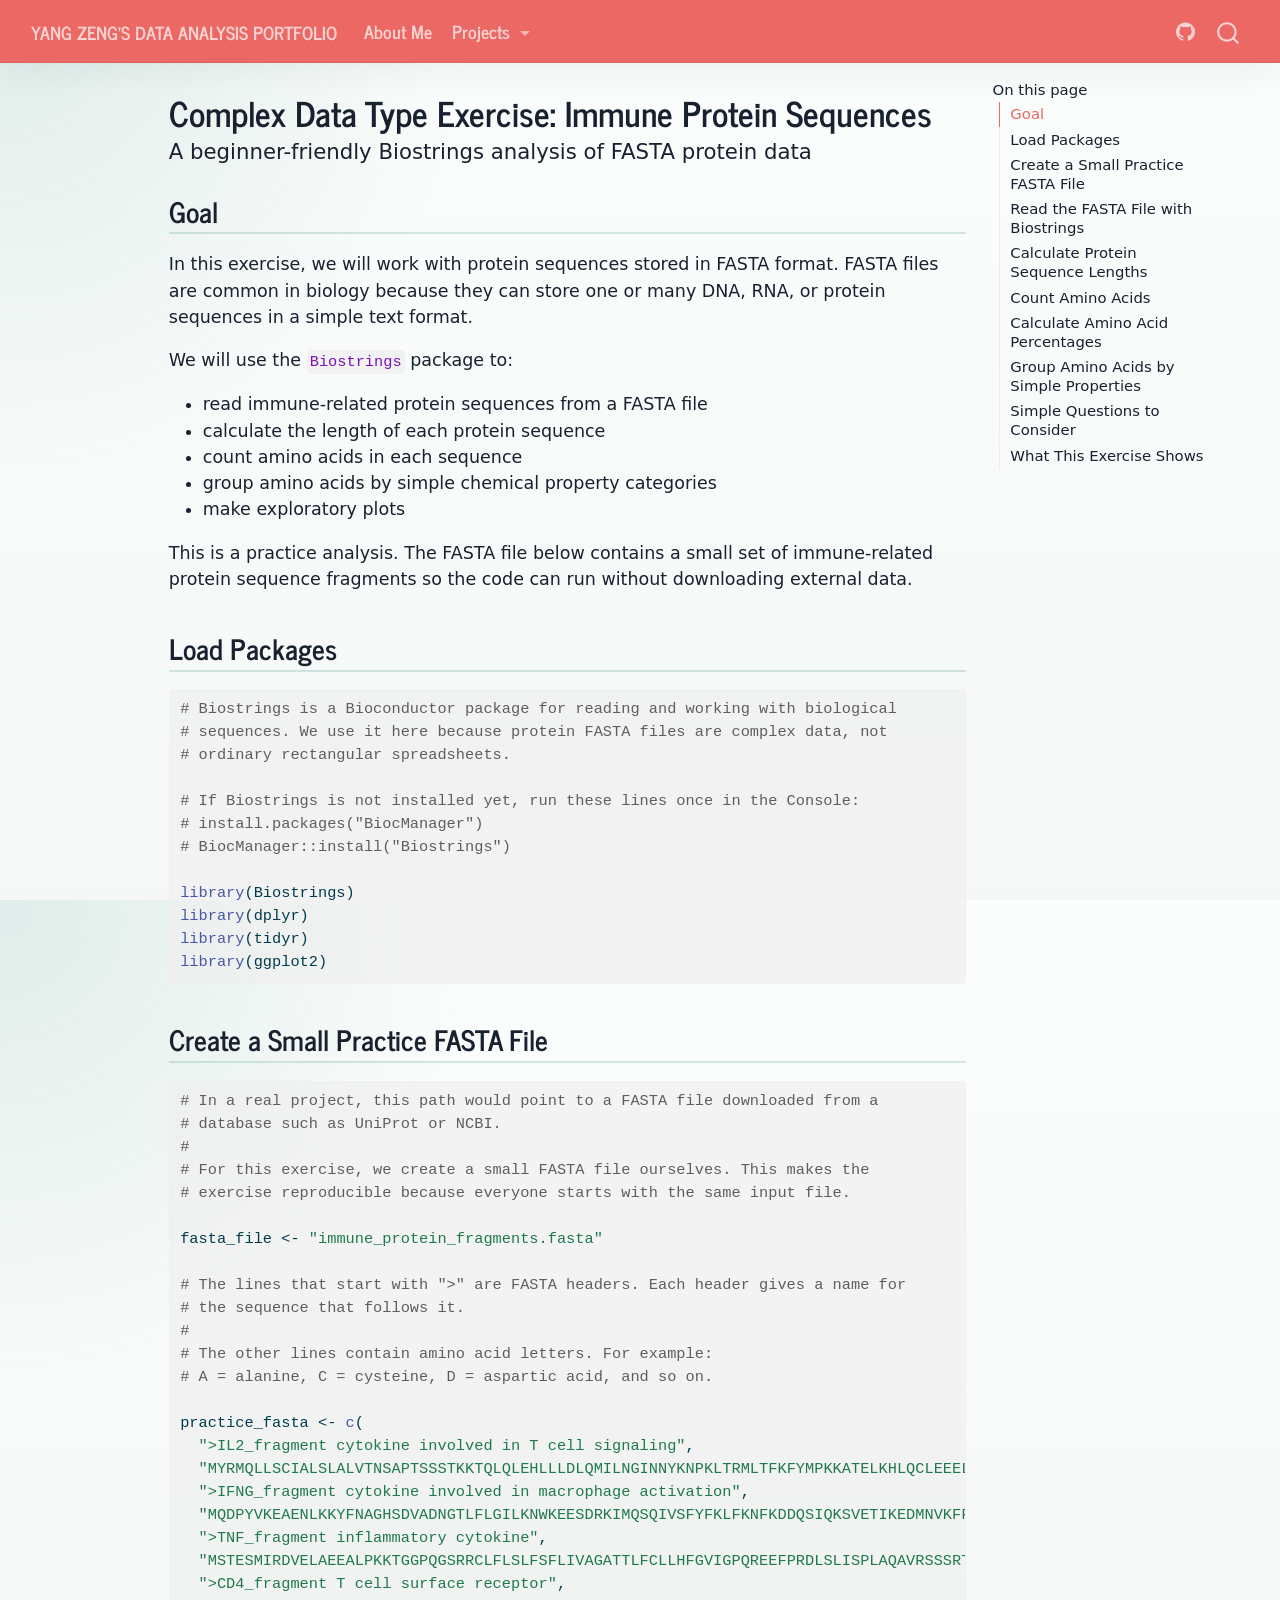
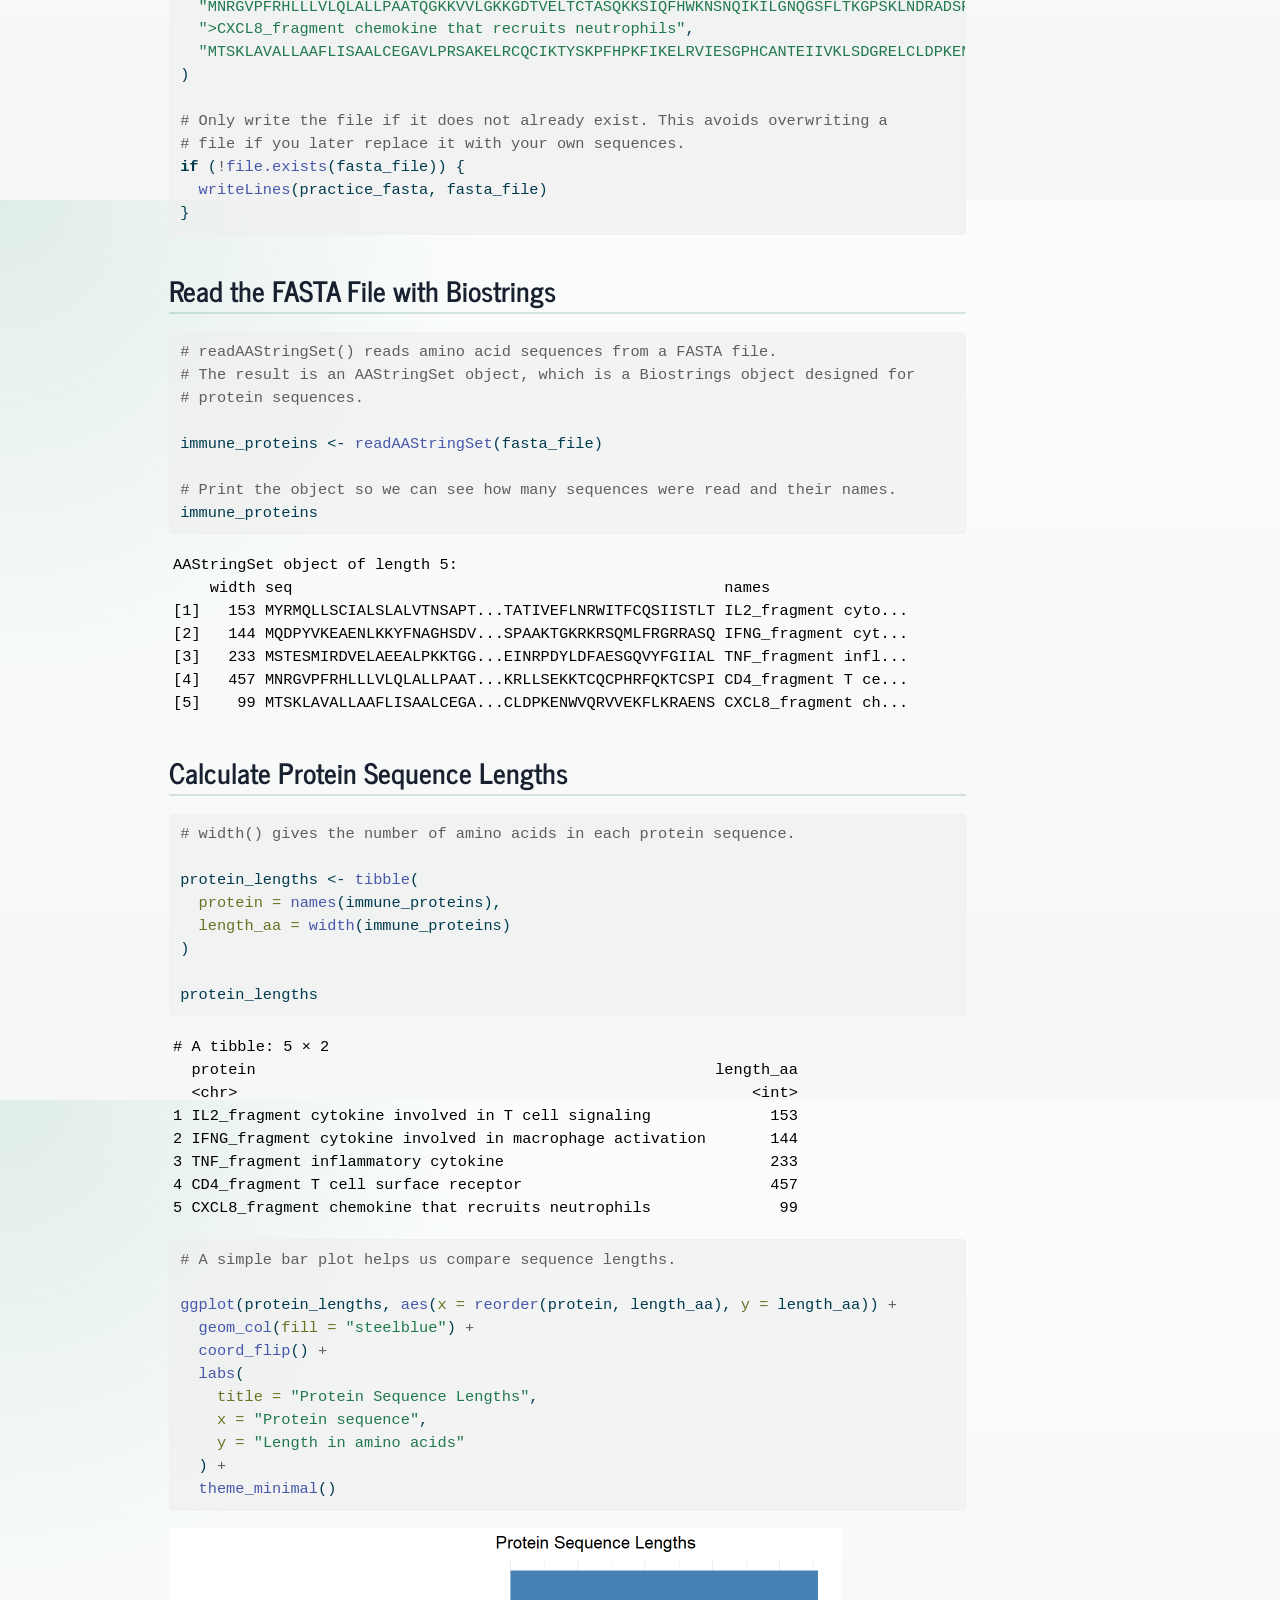
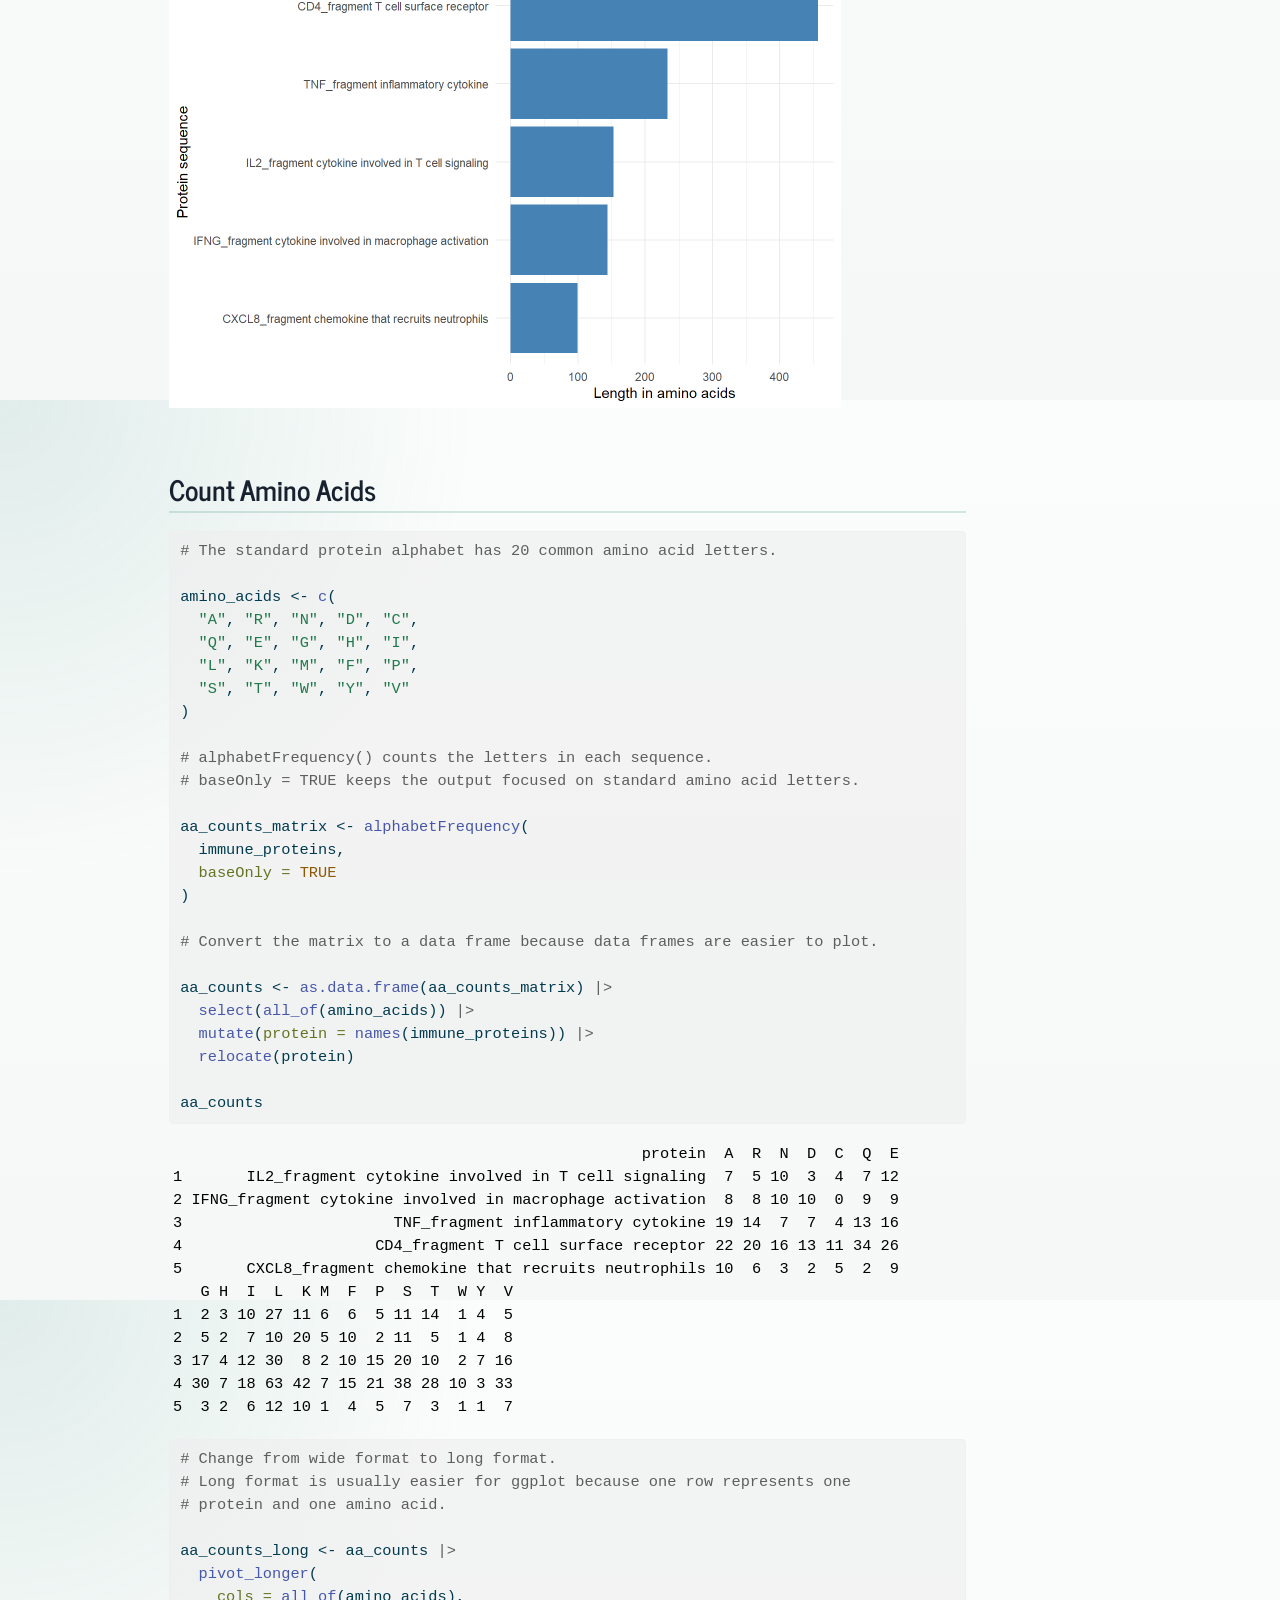
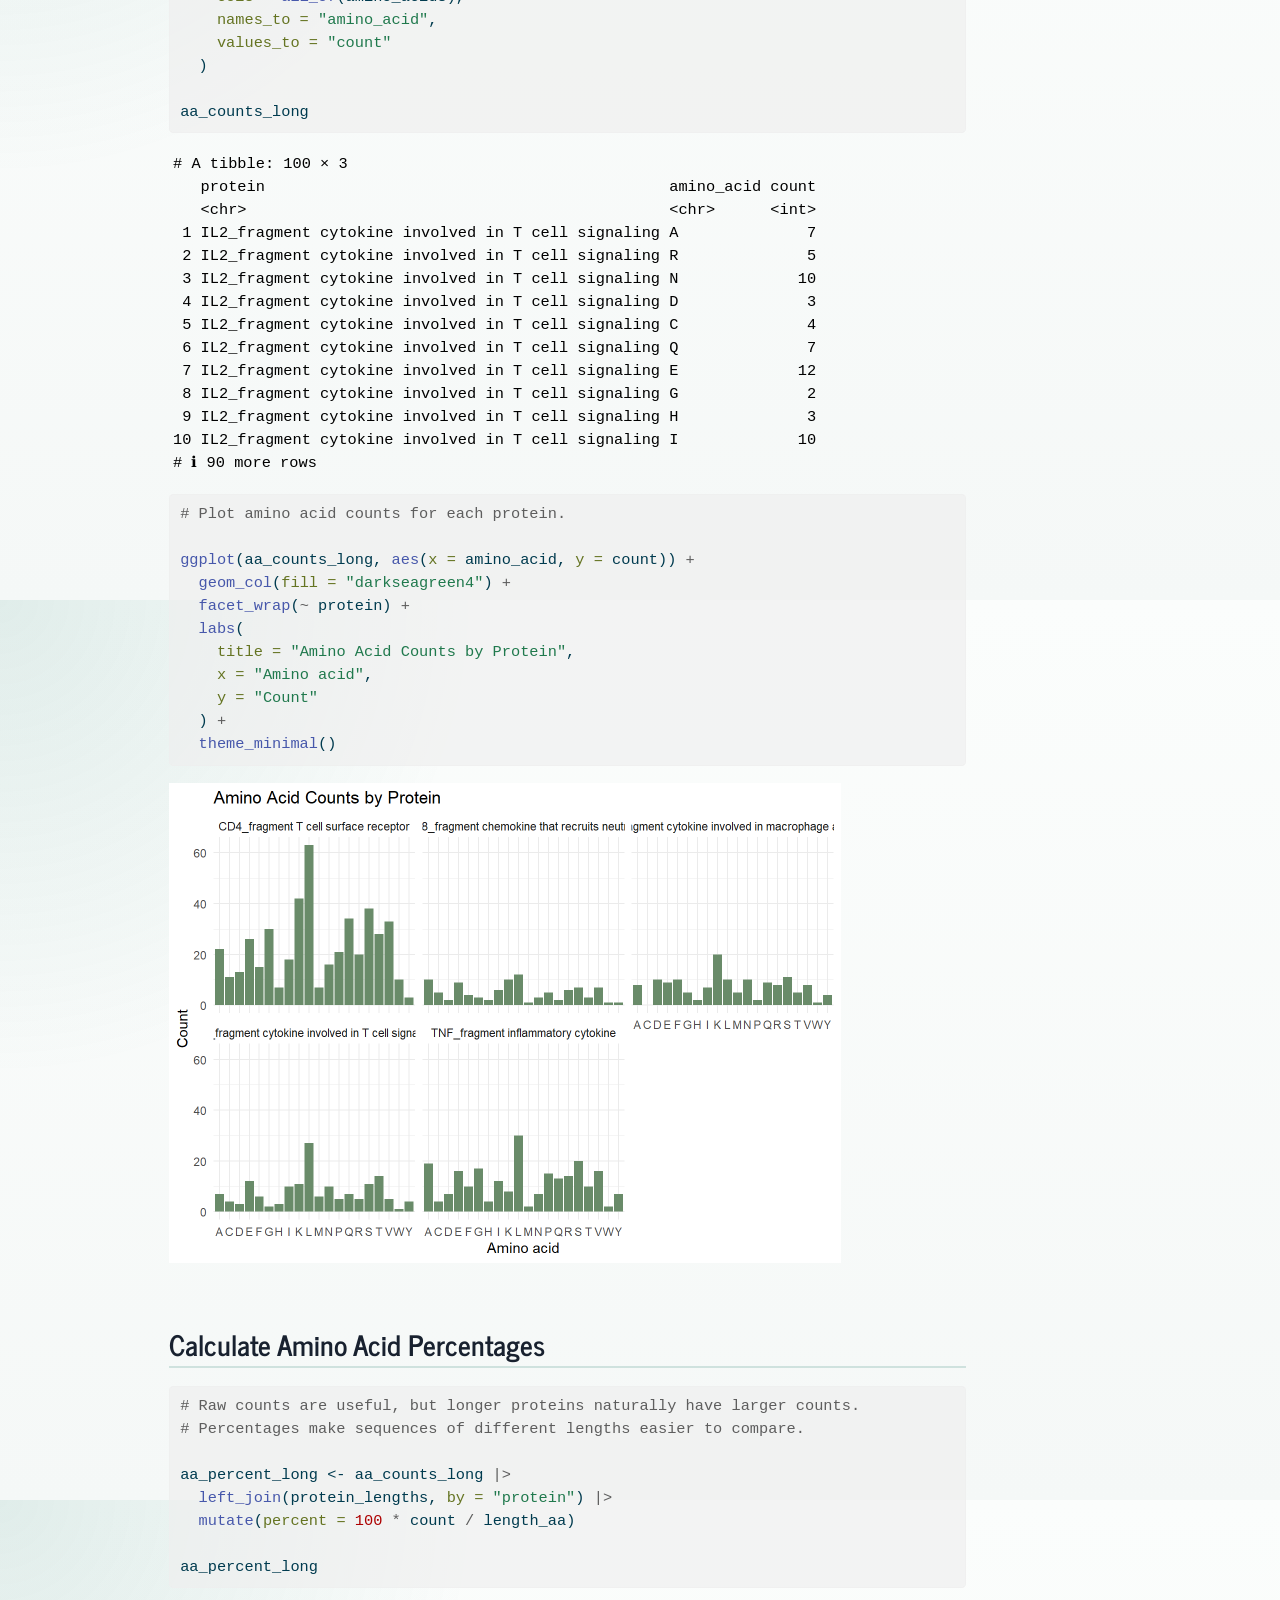
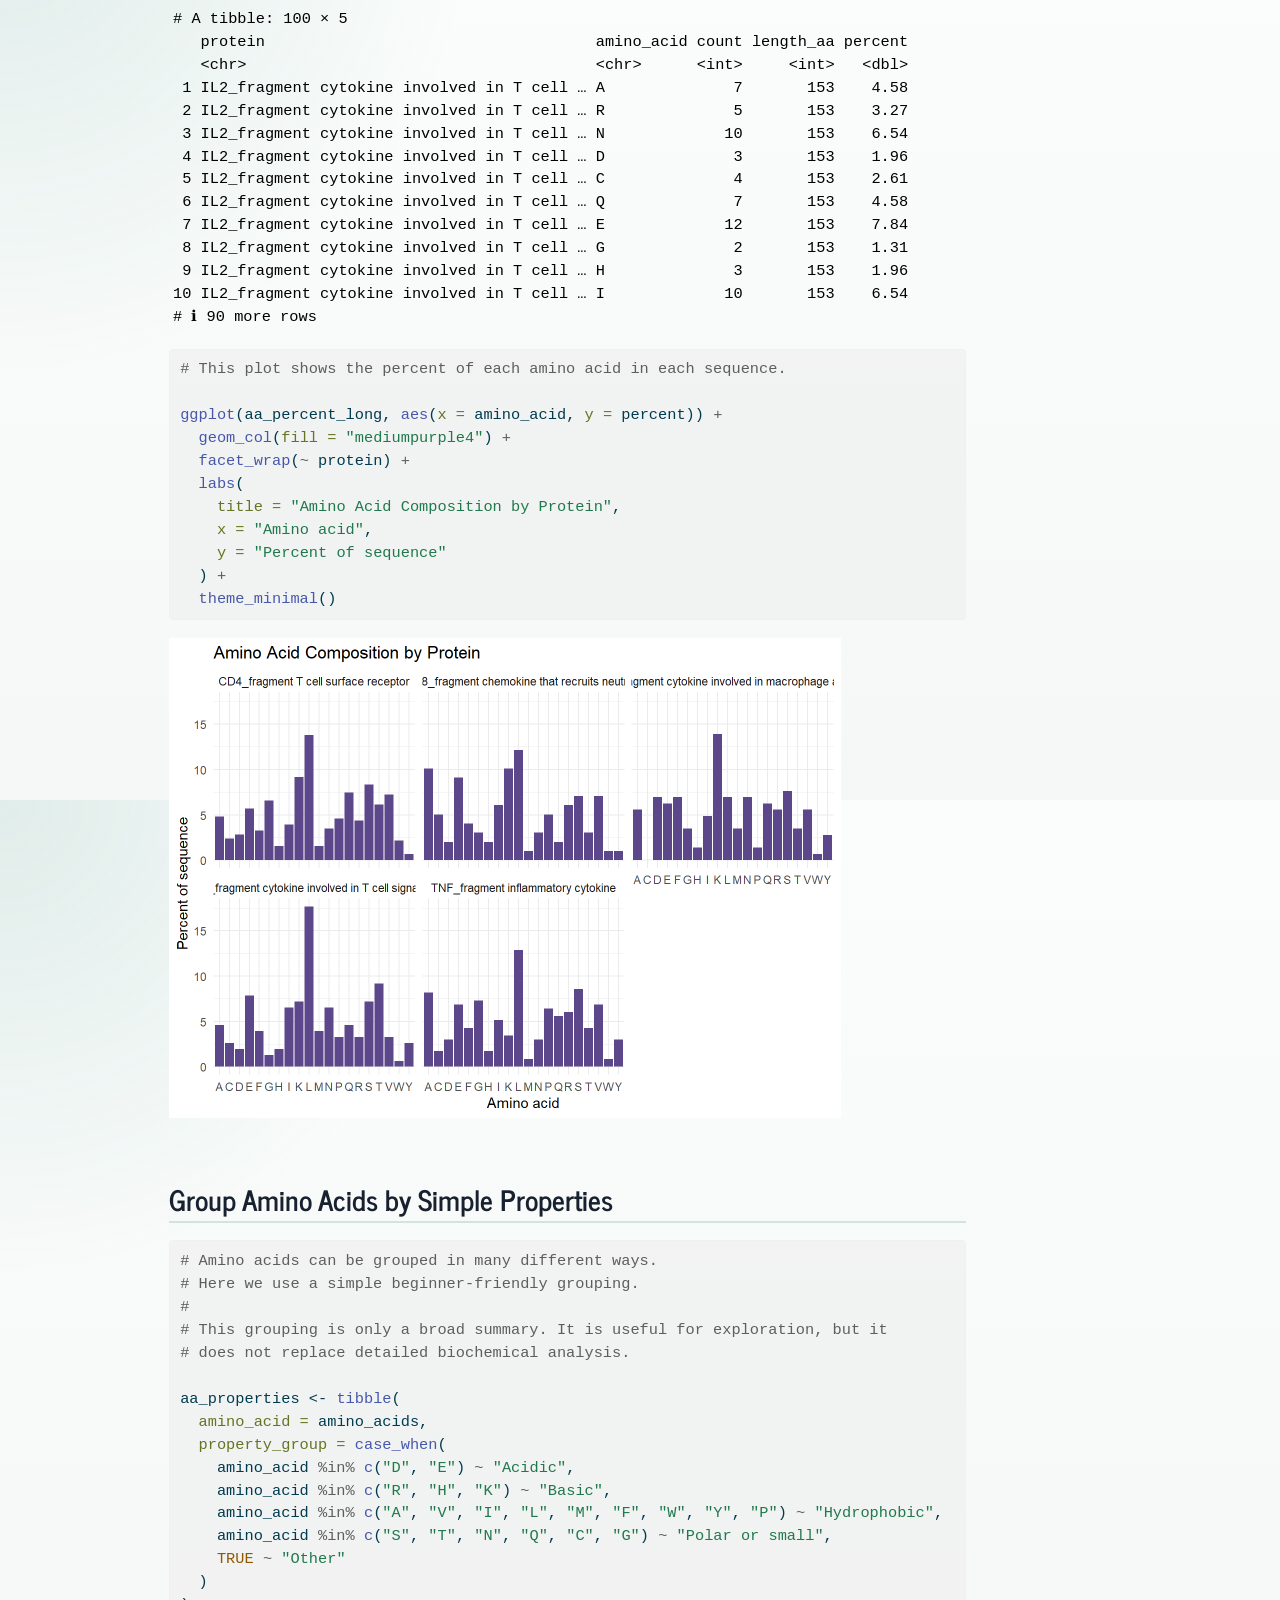
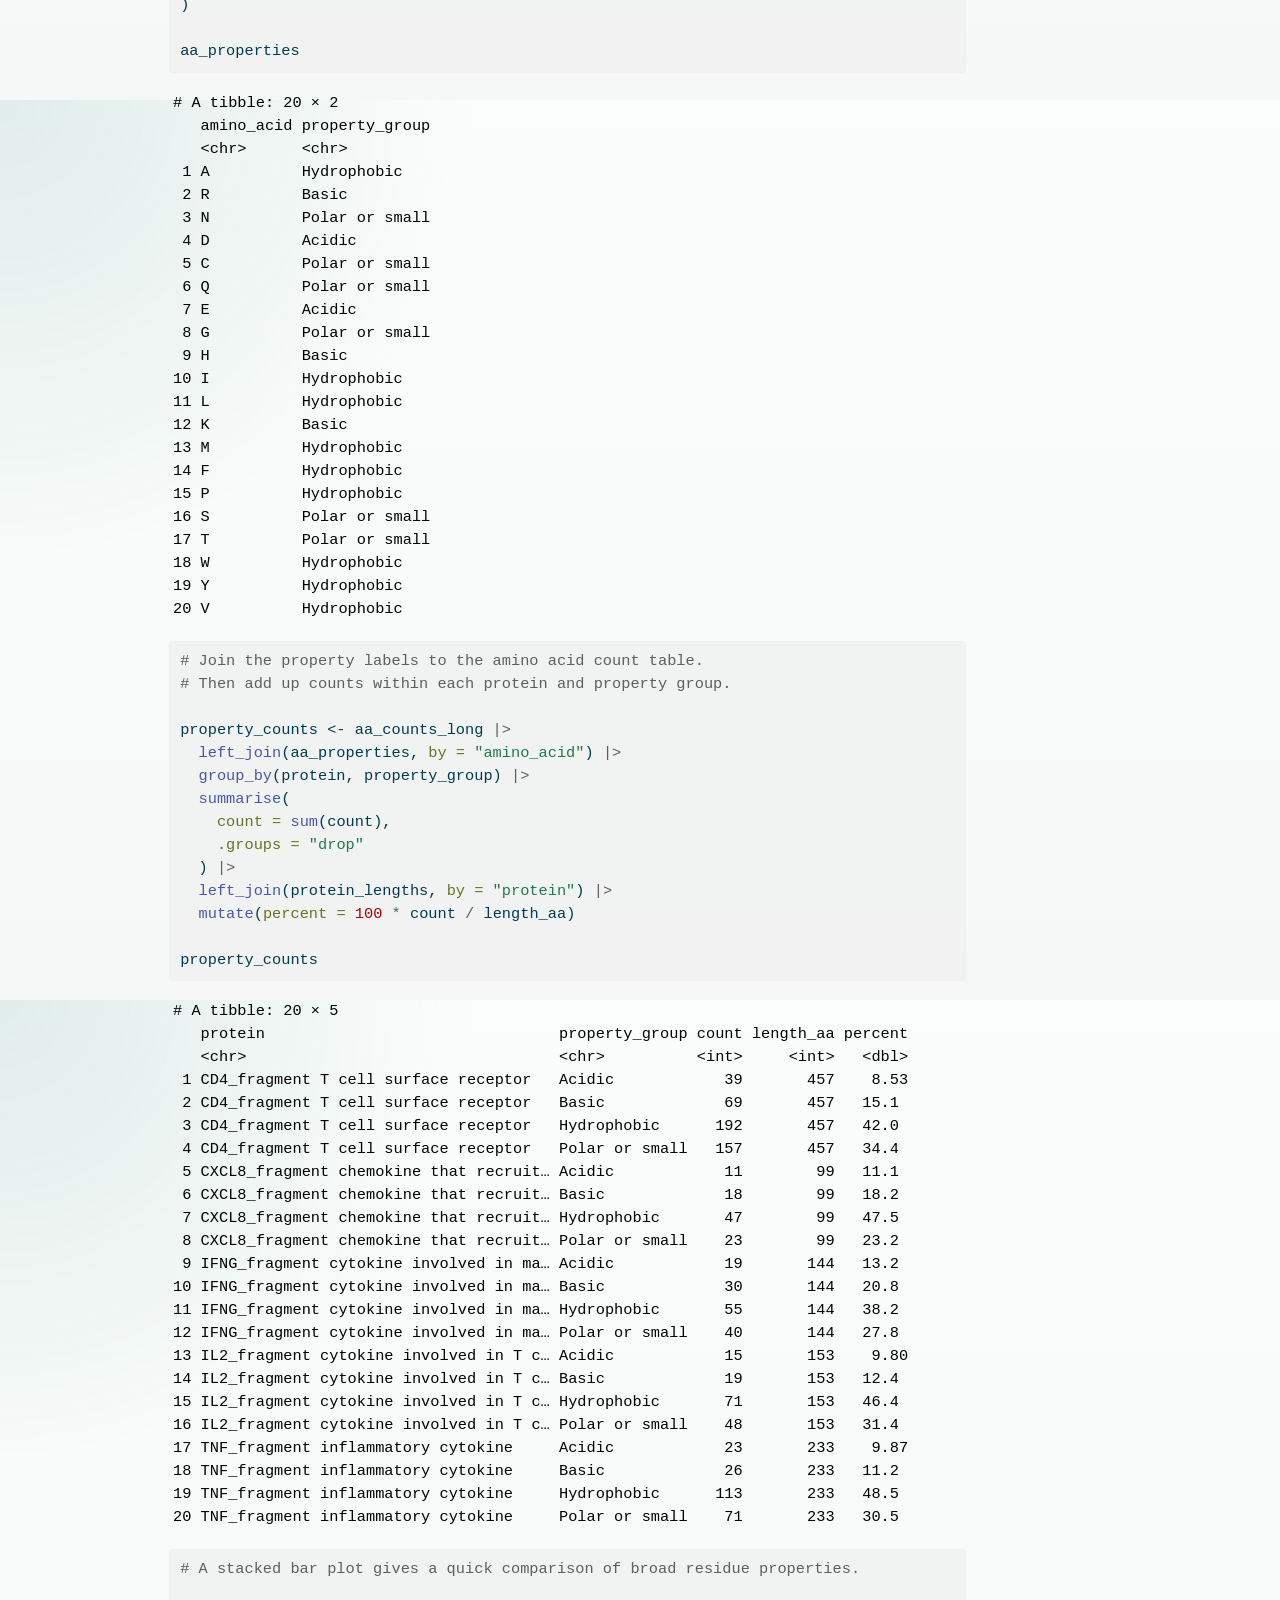
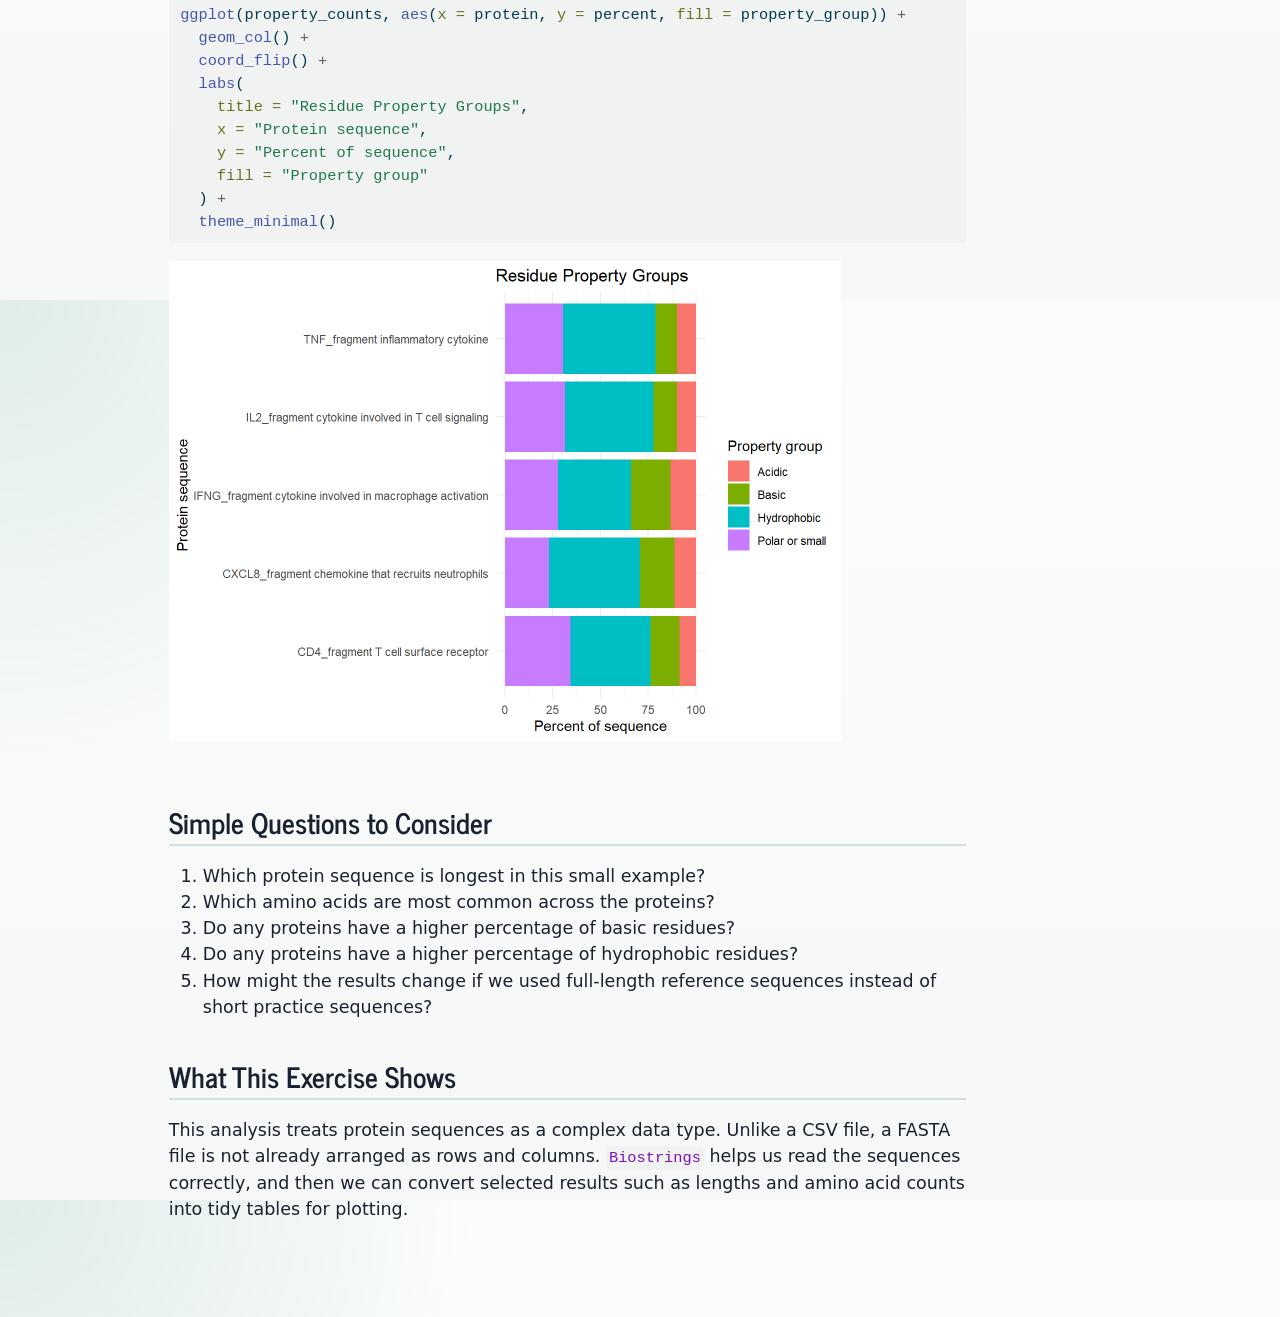
<file: docs/complex_data_type_analysis/complext_data_type_analysis.html>
<!DOCTYPE html>
<html xmlns="http://www.w3.org/1999/xhtml" lang="en" xml:lang="en"><head>

<meta charset="utf-8">
<meta name="generator" content="quarto-1.9.38">

<meta name="viewport" content="width=device-width, initial-scale=1.0, user-scalable=yes">


<title>Complex Data Type Exercise: Immune Protein Sequences – Yang Zeng’s Data Analysis Portfolio</title>
<style>
/* Default styles provided by pandoc.
** See https://pandoc.org/MANUAL.html#variables-for-html for config info.
*/
code{white-space: pre-wrap;}
span.smallcaps{font-variant: small-caps;}
div.columns{display: flex; gap: min(4vw, 1.5em);}
div.column{flex: auto; overflow-x: auto;}
div.hanging-indent{margin-left: 1.5em; text-indent: -1.5em;}
ul.task-list{list-style: none;}
ul.task-list li input[type="checkbox"] {
  width: 0.8em;
  margin: 0 0.8em 0.2em -1em; /* quarto-specific, see https://github.com/quarto-dev/quarto-cli/issues/4556 */ 
  vertical-align: middle;
}
/* CSS for syntax highlighting */
html { -webkit-text-size-adjust: 100%; }
pre > code.sourceCode { white-space: pre; position: relative; }
pre > code.sourceCode > span { display: inline-block; line-height: 1.25; }
pre > code.sourceCode > span:empty { height: 1.2em; }
.sourceCode { overflow: visible; }
code.sourceCode > span { color: inherit; text-decoration: inherit; }
div.sourceCode { margin: 1em 0; }
pre.sourceCode { margin: 0; }
@media screen {
div.sourceCode { overflow: auto; }
}
@media print {
pre > code.sourceCode { white-space: pre-wrap; }
pre > code.sourceCode > span { text-indent: -5em; padding-left: 5em; }
}
pre.numberSource code
  { counter-reset: source-line 0; }
pre.numberSource code > span
  { position: relative; left: -4em; counter-increment: source-line; }
pre.numberSource code > span > a:first-child::before
  { content: counter(source-line);
    position: relative; left: -1em; text-align: right; vertical-align: baseline;
    border: none; display: inline-block;
    -webkit-touch-callout: none; -webkit-user-select: none;
    -khtml-user-select: none; -moz-user-select: none;
    -ms-user-select: none; user-select: none;
    padding: 0 4px; width: 4em;
  }
pre.numberSource { margin-left: 3em;  padding-left: 4px; }
div.sourceCode
  {   }
@media screen {
pre > code.sourceCode > span > a:first-child::before { text-decoration: underline; }
}
</style>


<script src="../site_libs/quarto-nav/quarto-nav.js"></script>
<script src="../site_libs/quarto-nav/headroom.min.js"></script>
<script src="../site_libs/clipboard/clipboard.min.js"></script>
<script src="../site_libs/quarto-search/autocomplete.umd.js"></script>
<script src="../site_libs/quarto-search/fuse.min.js"></script>
<script src="../site_libs/quarto-search/quarto-search.js"></script>
<meta name="quarto:offset" content="../">
<script src="../site_libs/quarto-html/quarto.js" type="module"></script>
<script src="../site_libs/quarto-html/tabsets/tabsets.js" type="module"></script>
<script src="../site_libs/quarto-html/popper.min.js"></script>
<script src="../site_libs/quarto-html/tippy.umd.min.js"></script>
<script src="../site_libs/quarto-html/anchor.min.js"></script>
<link href="../site_libs/quarto-html/tippy.css" rel="stylesheet">
<link href="../site_libs/quarto-html/quarto-syntax-highlighting-15634bcf2e68342d4ad2dfa704d543f6.css" rel="stylesheet" id="quarto-text-highlighting-styles">
<script src="../site_libs/bootstrap/bootstrap.min.js"></script>
<link href="../site_libs/bootstrap/bootstrap-icons.css" rel="stylesheet">
<link href="../site_libs/bootstrap/bootstrap-d390f6b1bb233dafbd59a397b5af9ca7.min.css" rel="stylesheet" append-hash="true" id="quarto-bootstrap" data-mode="light">
<script id="quarto-search-options" type="application/json">{
  "location": "navbar",
  "copy-button": false,
  "collapse-after": 3,
  "panel-placement": "end",
  "type": "overlay",
  "limit": 50,
  "keyboard-shortcut": [
    "f",
    "/",
    "s"
  ],
  "show-item-context": false,
  "language": {
    "search-no-results-text": "No results",
    "search-matching-documents-text": "matching documents",
    "search-copy-link-title": "Copy link to search",
    "search-hide-matches-text": "Hide additional matches",
    "search-more-match-text": "more match in this document",
    "search-more-matches-text": "more matches in this document",
    "search-clear-button-title": "Clear",
    "search-text-placeholder": "",
    "search-detached-cancel-button-title": "Cancel",
    "search-submit-button-title": "Submit",
    "search-label": "Search"
  }
}</script>


<link rel="stylesheet" href="../styles.css">
</head>

<body class="nav-fixed quarto-light">

<div id="quarto-search-results"></div>
  <header id="quarto-header" class="headroom fixed-top">
    <nav class="navbar navbar-expand-lg " data-bs-theme="dark">
      <div class="navbar-container container-fluid">
      <div class="navbar-brand-container mx-auto">
    <a class="navbar-brand" href="../index.html">
    <span class="navbar-title">Yang Zeng’s Data Analysis Portfolio</span>
    </a>
  </div>
            <div id="quarto-search" class="" title="Search"></div>
          <button class="navbar-toggler" type="button" data-bs-toggle="collapse" data-bs-target="#navbarCollapse" aria-controls="navbarCollapse" role="menu" aria-expanded="false" aria-label="Toggle navigation" onclick="if (window.quartoToggleHeadroom) { window.quartoToggleHeadroom(); }">
  <span class="navbar-toggler-icon"></span>
</button>
          <div class="collapse navbar-collapse" id="navbarCollapse">
            <ul class="navbar-nav navbar-nav-scroll me-auto">
  <li class="nav-item">
    <a class="nav-link" href="../aboutme.html"> 
<span class="menu-text">About Me</span></a>
  </li>  
  <li class="nav-item dropdown ">
    <a class="nav-link dropdown-toggle" href="#" id="nav-menu-projects" role="link" data-bs-toggle="dropdown" aria-expanded="false">
 <span class="menu-text">Projects</span>
    </a>
    <ul class="dropdown-menu" aria-labelledby="nav-menu-projects">    
        <li>
    <a class="dropdown-item" href="../starter-analysis-exercise/starter-analysis-exercise.html">
 <span class="dropdown-text">Starter Analysis Exercise</span></a>
  </li>  
        <li>
    <a class="dropdown-item" href="../complex_data_type_analysis/complext_data_type_analysis.html">
 <span class="dropdown-text">Complex Data Type Analysis</span></a>
  </li>  
    </ul>
  </li>
</ul>
            <ul class="navbar-nav navbar-nav-scroll ms-auto">
  <li class="nav-item compact">
    <a class="nav-link" href="https://github.com/yangyin-zeng/YangZeng-portfolio.git"> <i class="bi bi-github" role="img">
</i> 
<span class="menu-text"></span></a>
  </li>  
</ul>
          </div> <!-- /navcollapse -->
            <div class="quarto-navbar-tools">
</div>
      </div> <!-- /container-fluid -->
    </nav>
</header>
<!-- content -->
<div id="quarto-content" class="quarto-container page-columns page-rows-contents page-layout-article page-navbar">
<!-- sidebar -->
<!-- margin-sidebar -->
    <div id="quarto-margin-sidebar" class="sidebar margin-sidebar">
        <nav id="TOC" role="doc-toc" class="toc-active">
    <h2 id="toc-title">On this page</h2>
   
  <ul class="collapse">
  <li><a href="#goal" id="toc-goal" class="nav-link active" data-scroll-target="#goal">Goal</a></li>
  <li><a href="#load-packages" id="toc-load-packages" class="nav-link" data-scroll-target="#load-packages">Load Packages</a></li>
  <li><a href="#create-a-small-practice-fasta-file" id="toc-create-a-small-practice-fasta-file" class="nav-link" data-scroll-target="#create-a-small-practice-fasta-file">Create a Small Practice FASTA File</a></li>
  <li><a href="#read-the-fasta-file-with-biostrings" id="toc-read-the-fasta-file-with-biostrings" class="nav-link" data-scroll-target="#read-the-fasta-file-with-biostrings">Read the FASTA File with Biostrings</a></li>
  <li><a href="#calculate-protein-sequence-lengths" id="toc-calculate-protein-sequence-lengths" class="nav-link" data-scroll-target="#calculate-protein-sequence-lengths">Calculate Protein Sequence Lengths</a></li>
  <li><a href="#count-amino-acids" id="toc-count-amino-acids" class="nav-link" data-scroll-target="#count-amino-acids">Count Amino Acids</a></li>
  <li><a href="#calculate-amino-acid-percentages" id="toc-calculate-amino-acid-percentages" class="nav-link" data-scroll-target="#calculate-amino-acid-percentages">Calculate Amino Acid Percentages</a></li>
  <li><a href="#group-amino-acids-by-simple-properties" id="toc-group-amino-acids-by-simple-properties" class="nav-link" data-scroll-target="#group-amino-acids-by-simple-properties">Group Amino Acids by Simple Properties</a></li>
  <li><a href="#simple-questions-to-consider" id="toc-simple-questions-to-consider" class="nav-link" data-scroll-target="#simple-questions-to-consider">Simple Questions to Consider</a></li>
  <li><a href="#what-this-exercise-shows" id="toc-what-this-exercise-shows" class="nav-link" data-scroll-target="#what-this-exercise-shows">What This Exercise Shows</a></li>
  </ul>
</nav>
    </div>
<!-- main -->
<main class="content" id="quarto-document-content">

<header id="title-block-header" class="quarto-title-block default">
<div class="quarto-title">
<h1 class="title">Complex Data Type Exercise: Immune Protein Sequences</h1>
<p class="subtitle lead">A beginner-friendly Biostrings analysis of FASTA protein data</p>
</div>



<div class="quarto-title-meta">

    
  
    
  </div>
  


</header>


<section id="goal" class="level2">
<h2 class="anchored" data-anchor-id="goal">Goal</h2>
<p>In this exercise, we will work with protein sequences stored in FASTA format. FASTA files are common in biology because they can store one or many DNA, RNA, or protein sequences in a simple text format.</p>
<p>We will use the <code>Biostrings</code> package to:</p>
<ul>
<li>read immune-related protein sequences from a FASTA file</li>
<li>calculate the length of each protein sequence</li>
<li>count amino acids in each sequence</li>
<li>group amino acids by simple chemical property categories</li>
<li>make exploratory plots</li>
</ul>
<p>This is a practice analysis. The FASTA file below contains a small set of immune-related protein sequence fragments so the code can run without downloading external data.</p>
</section>
<section id="load-packages" class="level2">
<h2 class="anchored" data-anchor-id="load-packages">Load Packages</h2>
<div class="cell">
<div class="code-copy-outer-scaffold"><div class="sourceCode cell-code" id="cb1"><pre class="sourceCode r code-with-copy"><code class="sourceCode r"><span id="cb1-1"><a href="#cb1-1" aria-hidden="true" tabindex="-1"></a><span class="co"># Biostrings is a Bioconductor package for reading and working with biological</span></span>
<span id="cb1-2"><a href="#cb1-2" aria-hidden="true" tabindex="-1"></a><span class="co"># sequences. We use it here because protein FASTA files are complex data, not</span></span>
<span id="cb1-3"><a href="#cb1-3" aria-hidden="true" tabindex="-1"></a><span class="co"># ordinary rectangular spreadsheets.</span></span>
<span id="cb1-4"><a href="#cb1-4" aria-hidden="true" tabindex="-1"></a></span>
<span id="cb1-5"><a href="#cb1-5" aria-hidden="true" tabindex="-1"></a><span class="co"># If Biostrings is not installed yet, run these lines once in the Console:</span></span>
<span id="cb1-6"><a href="#cb1-6" aria-hidden="true" tabindex="-1"></a><span class="co"># install.packages("BiocManager")</span></span>
<span id="cb1-7"><a href="#cb1-7" aria-hidden="true" tabindex="-1"></a><span class="co"># BiocManager::install("Biostrings")</span></span>
<span id="cb1-8"><a href="#cb1-8" aria-hidden="true" tabindex="-1"></a></span>
<span id="cb1-9"><a href="#cb1-9" aria-hidden="true" tabindex="-1"></a><span class="fu">library</span>(Biostrings)</span>
<span id="cb1-10"><a href="#cb1-10" aria-hidden="true" tabindex="-1"></a><span class="fu">library</span>(dplyr)</span>
<span id="cb1-11"><a href="#cb1-11" aria-hidden="true" tabindex="-1"></a><span class="fu">library</span>(tidyr)</span>
<span id="cb1-12"><a href="#cb1-12" aria-hidden="true" tabindex="-1"></a><span class="fu">library</span>(ggplot2)</span></code></pre></div><button title="Copy to Clipboard" class="code-copy-button"><i class="bi"></i></button></div>
</div>
</section>
<section id="create-a-small-practice-fasta-file" class="level2">
<h2 class="anchored" data-anchor-id="create-a-small-practice-fasta-file">Create a Small Practice FASTA File</h2>
<div class="cell">
<div class="code-copy-outer-scaffold"><div class="sourceCode cell-code" id="cb2"><pre class="sourceCode r code-with-copy"><code class="sourceCode r"><span id="cb2-1"><a href="#cb2-1" aria-hidden="true" tabindex="-1"></a><span class="co"># In a real project, this path would point to a FASTA file downloaded from a</span></span>
<span id="cb2-2"><a href="#cb2-2" aria-hidden="true" tabindex="-1"></a><span class="co"># database such as UniProt or NCBI.</span></span>
<span id="cb2-3"><a href="#cb2-3" aria-hidden="true" tabindex="-1"></a><span class="co">#</span></span>
<span id="cb2-4"><a href="#cb2-4" aria-hidden="true" tabindex="-1"></a><span class="co"># For this exercise, we create a small FASTA file ourselves. This makes the</span></span>
<span id="cb2-5"><a href="#cb2-5" aria-hidden="true" tabindex="-1"></a><span class="co"># exercise reproducible because everyone starts with the same input file.</span></span>
<span id="cb2-6"><a href="#cb2-6" aria-hidden="true" tabindex="-1"></a></span>
<span id="cb2-7"><a href="#cb2-7" aria-hidden="true" tabindex="-1"></a>fasta_file <span class="ot">&lt;-</span> <span class="st">"immune_protein_fragments.fasta"</span></span>
<span id="cb2-8"><a href="#cb2-8" aria-hidden="true" tabindex="-1"></a></span>
<span id="cb2-9"><a href="#cb2-9" aria-hidden="true" tabindex="-1"></a><span class="co"># The lines that start with "&gt;" are FASTA headers. Each header gives a name for</span></span>
<span id="cb2-10"><a href="#cb2-10" aria-hidden="true" tabindex="-1"></a><span class="co"># the sequence that follows it.</span></span>
<span id="cb2-11"><a href="#cb2-11" aria-hidden="true" tabindex="-1"></a><span class="co">#</span></span>
<span id="cb2-12"><a href="#cb2-12" aria-hidden="true" tabindex="-1"></a><span class="co"># The other lines contain amino acid letters. For example:</span></span>
<span id="cb2-13"><a href="#cb2-13" aria-hidden="true" tabindex="-1"></a><span class="co"># A = alanine, C = cysteine, D = aspartic acid, and so on.</span></span>
<span id="cb2-14"><a href="#cb2-14" aria-hidden="true" tabindex="-1"></a></span>
<span id="cb2-15"><a href="#cb2-15" aria-hidden="true" tabindex="-1"></a>practice_fasta <span class="ot">&lt;-</span> <span class="fu">c</span>(</span>
<span id="cb2-16"><a href="#cb2-16" aria-hidden="true" tabindex="-1"></a>  <span class="st">"&gt;IL2_fragment cytokine involved in T cell signaling"</span>,</span>
<span id="cb2-17"><a href="#cb2-17" aria-hidden="true" tabindex="-1"></a>  <span class="st">"MYRMQLLSCIALSLALVTNSAPTSSSTKKTQLQLEHLLLDLQMILNGINNYKNPKLTRMLTFKFYMPKKATELKHLQCLEEELKPLEEVLNLAQSKNFHLRPRDLISNINVIVLELKGSETTFMCEYADETATIVEFLNRWITFCQSIISTLT"</span>,</span>
<span id="cb2-18"><a href="#cb2-18" aria-hidden="true" tabindex="-1"></a>  <span class="st">"&gt;IFNG_fragment cytokine involved in macrophage activation"</span>,</span>
<span id="cb2-19"><a href="#cb2-19" aria-hidden="true" tabindex="-1"></a>  <span class="st">"MQDPYVKEAENLKKYFNAGHSDVADNGTLFLGILKNWKEESDRKIMQSQIVSFYFKLFKNFKDDQSIQKSVETIKEDMNVKFFNSNKKKRDDFEKLTNYSVTDLNVQRKAIHELIQVMAELSPAAKTGKRKRSQMLFRGRRASQ"</span>,</span>
<span id="cb2-20"><a href="#cb2-20" aria-hidden="true" tabindex="-1"></a>  <span class="st">"&gt;TNF_fragment inflammatory cytokine"</span>,</span>
<span id="cb2-21"><a href="#cb2-21" aria-hidden="true" tabindex="-1"></a>  <span class="st">"[base64]"</span>,</span>
<span id="cb2-22"><a href="#cb2-22" aria-hidden="true" tabindex="-1"></a>  <span class="st">"&gt;CD4_fragment T cell surface receptor"</span>,</span>
<span id="cb2-23"><a href="#cb2-23" aria-hidden="true" tabindex="-1"></a>  <span class="st">"[base64]"</span>,</span>
<span id="cb2-24"><a href="#cb2-24" aria-hidden="true" tabindex="-1"></a>  <span class="st">"&gt;CXCL8_fragment chemokine that recruits neutrophils"</span>,</span>
<span id="cb2-25"><a href="#cb2-25" aria-hidden="true" tabindex="-1"></a>  <span class="st">"MTSKLAVALLAAFLISAALCEGAVLPRSAKELRCQCIKTYSKPFHPKFIKELRVIESGPHCANTEIIVKLSDGRELCLDPKENWVQRVVEKFLKRAENS"</span></span>
<span id="cb2-26"><a href="#cb2-26" aria-hidden="true" tabindex="-1"></a>)</span>
<span id="cb2-27"><a href="#cb2-27" aria-hidden="true" tabindex="-1"></a></span>
<span id="cb2-28"><a href="#cb2-28" aria-hidden="true" tabindex="-1"></a><span class="co"># Only write the file if it does not already exist. This avoids overwriting a</span></span>
<span id="cb2-29"><a href="#cb2-29" aria-hidden="true" tabindex="-1"></a><span class="co"># file if you later replace it with your own sequences.</span></span>
<span id="cb2-30"><a href="#cb2-30" aria-hidden="true" tabindex="-1"></a><span class="cf">if</span> (<span class="sc">!</span><span class="fu">file.exists</span>(fasta_file)) {</span>
<span id="cb2-31"><a href="#cb2-31" aria-hidden="true" tabindex="-1"></a>  <span class="fu">writeLines</span>(practice_fasta, fasta_file)</span>
<span id="cb2-32"><a href="#cb2-32" aria-hidden="true" tabindex="-1"></a>}</span></code></pre></div><button title="Copy to Clipboard" class="code-copy-button"><i class="bi"></i></button></div>
</div>
</section>
<section id="read-the-fasta-file-with-biostrings" class="level2">
<h2 class="anchored" data-anchor-id="read-the-fasta-file-with-biostrings">Read the FASTA File with Biostrings</h2>
<div class="cell">
<div class="code-copy-outer-scaffold"><div class="sourceCode cell-code" id="cb3"><pre class="sourceCode r code-with-copy"><code class="sourceCode r"><span id="cb3-1"><a href="#cb3-1" aria-hidden="true" tabindex="-1"></a><span class="co"># readAAStringSet() reads amino acid sequences from a FASTA file.</span></span>
<span id="cb3-2"><a href="#cb3-2" aria-hidden="true" tabindex="-1"></a><span class="co"># The result is an AAStringSet object, which is a Biostrings object designed for</span></span>
<span id="cb3-3"><a href="#cb3-3" aria-hidden="true" tabindex="-1"></a><span class="co"># protein sequences.</span></span>
<span id="cb3-4"><a href="#cb3-4" aria-hidden="true" tabindex="-1"></a></span>
<span id="cb3-5"><a href="#cb3-5" aria-hidden="true" tabindex="-1"></a>immune_proteins <span class="ot">&lt;-</span> <span class="fu">readAAStringSet</span>(fasta_file)</span>
<span id="cb3-6"><a href="#cb3-6" aria-hidden="true" tabindex="-1"></a></span>
<span id="cb3-7"><a href="#cb3-7" aria-hidden="true" tabindex="-1"></a><span class="co"># Print the object so we can see how many sequences were read and their names.</span></span>
<span id="cb3-8"><a href="#cb3-8" aria-hidden="true" tabindex="-1"></a>immune_proteins</span></code></pre></div><button title="Copy to Clipboard" class="code-copy-button"><i class="bi"></i></button></div>
<div class="cell-output cell-output-stdout">
<pre><code>AAStringSet object of length 5:
    width seq                                               names               
[1]   153 MYRMQLLSCIALSLALVTNSAPT...TATIVEFLNRWITFCQSIISTLT IL2_fragment cyto...
[2]   144 MQDPYVKEAENLKKYFNAGHSDV...SPAAKTGKRKRSQMLFRGRRASQ IFNG_fragment cyt...
[3]   233 MSTESMIRDVELAEEALPKKTGG...EINRPDYLDFAESGQVYFGIIAL TNF_fragment infl...
[4]   457 MNRGVPFRHLLLVLQLALLPAAT...KRLLSEKKTCQCPHRFQKTCSPI CD4_fragment T ce...
[5]    99 MTSKLAVALLAAFLISAALCEGA...CLDPKENWVQRVVEKFLKRAENS CXCL8_fragment ch...</code></pre>
</div>
</div>
</section>
<section id="calculate-protein-sequence-lengths" class="level2">
<h2 class="anchored" data-anchor-id="calculate-protein-sequence-lengths">Calculate Protein Sequence Lengths</h2>
<div class="cell">
<div class="code-copy-outer-scaffold"><div class="sourceCode cell-code" id="cb5"><pre class="sourceCode r code-with-copy"><code class="sourceCode r"><span id="cb5-1"><a href="#cb5-1" aria-hidden="true" tabindex="-1"></a><span class="co"># width() gives the number of amino acids in each protein sequence.</span></span>
<span id="cb5-2"><a href="#cb5-2" aria-hidden="true" tabindex="-1"></a></span>
<span id="cb5-3"><a href="#cb5-3" aria-hidden="true" tabindex="-1"></a>protein_lengths <span class="ot">&lt;-</span> <span class="fu">tibble</span>(</span>
<span id="cb5-4"><a href="#cb5-4" aria-hidden="true" tabindex="-1"></a>  <span class="at">protein =</span> <span class="fu">names</span>(immune_proteins),</span>
<span id="cb5-5"><a href="#cb5-5" aria-hidden="true" tabindex="-1"></a>  <span class="at">length_aa =</span> <span class="fu">width</span>(immune_proteins)</span>
<span id="cb5-6"><a href="#cb5-6" aria-hidden="true" tabindex="-1"></a>)</span>
<span id="cb5-7"><a href="#cb5-7" aria-hidden="true" tabindex="-1"></a></span>
<span id="cb5-8"><a href="#cb5-8" aria-hidden="true" tabindex="-1"></a>protein_lengths</span></code></pre></div><button title="Copy to Clipboard" class="code-copy-button"><i class="bi"></i></button></div>
<div class="cell-output cell-output-stdout">
<pre><code># A tibble: 5 × 2
  protein                                                  length_aa
  &lt;chr&gt;                                                        &lt;int&gt;
1 IL2_fragment cytokine involved in T cell signaling             153
2 IFNG_fragment cytokine involved in macrophage activation       144
3 TNF_fragment inflammatory cytokine                             233
4 CD4_fragment T cell surface receptor                           457
5 CXCL8_fragment chemokine that recruits neutrophils              99</code></pre>
</div>
</div>
<div class="cell">
<div class="code-copy-outer-scaffold"><div class="sourceCode cell-code" id="cb7"><pre class="sourceCode r code-with-copy"><code class="sourceCode r"><span id="cb7-1"><a href="#cb7-1" aria-hidden="true" tabindex="-1"></a><span class="co"># A simple bar plot helps us compare sequence lengths.</span></span>
<span id="cb7-2"><a href="#cb7-2" aria-hidden="true" tabindex="-1"></a></span>
<span id="cb7-3"><a href="#cb7-3" aria-hidden="true" tabindex="-1"></a><span class="fu">ggplot</span>(protein_lengths, <span class="fu">aes</span>(<span class="at">x =</span> <span class="fu">reorder</span>(protein, length_aa), <span class="at">y =</span> length_aa)) <span class="sc">+</span></span>
<span id="cb7-4"><a href="#cb7-4" aria-hidden="true" tabindex="-1"></a>  <span class="fu">geom_col</span>(<span class="at">fill =</span> <span class="st">"steelblue"</span>) <span class="sc">+</span></span>
<span id="cb7-5"><a href="#cb7-5" aria-hidden="true" tabindex="-1"></a>  <span class="fu">coord_flip</span>() <span class="sc">+</span></span>
<span id="cb7-6"><a href="#cb7-6" aria-hidden="true" tabindex="-1"></a>  <span class="fu">labs</span>(</span>
<span id="cb7-7"><a href="#cb7-7" aria-hidden="true" tabindex="-1"></a>    <span class="at">title =</span> <span class="st">"Protein Sequence Lengths"</span>,</span>
<span id="cb7-8"><a href="#cb7-8" aria-hidden="true" tabindex="-1"></a>    <span class="at">x =</span> <span class="st">"Protein sequence"</span>,</span>
<span id="cb7-9"><a href="#cb7-9" aria-hidden="true" tabindex="-1"></a>    <span class="at">y =</span> <span class="st">"Length in amino acids"</span></span>
<span id="cb7-10"><a href="#cb7-10" aria-hidden="true" tabindex="-1"></a>  ) <span class="sc">+</span></span>
<span id="cb7-11"><a href="#cb7-11" aria-hidden="true" tabindex="-1"></a>  <span class="fu">theme_minimal</span>()</span></code></pre></div><button title="Copy to Clipboard" class="code-copy-button"><i class="bi"></i></button></div>
<div class="cell-output-display">
<div>
<figure class="figure">
<p><img src="complext_data_type_analysis_files/figure-html/unnamed-chunk-5-1.png" class="img-fluid figure-img" width="672"></p>
</figure>
</div>
</div>
</div>
</section>
<section id="count-amino-acids" class="level2">
<h2 class="anchored" data-anchor-id="count-amino-acids">Count Amino Acids</h2>
<div class="cell">
<div class="code-copy-outer-scaffold"><div class="sourceCode cell-code" id="cb8"><pre class="sourceCode r code-with-copy"><code class="sourceCode r"><span id="cb8-1"><a href="#cb8-1" aria-hidden="true" tabindex="-1"></a><span class="co"># The standard protein alphabet has 20 common amino acid letters.</span></span>
<span id="cb8-2"><a href="#cb8-2" aria-hidden="true" tabindex="-1"></a></span>
<span id="cb8-3"><a href="#cb8-3" aria-hidden="true" tabindex="-1"></a>amino_acids <span class="ot">&lt;-</span> <span class="fu">c</span>(</span>
<span id="cb8-4"><a href="#cb8-4" aria-hidden="true" tabindex="-1"></a>  <span class="st">"A"</span>, <span class="st">"R"</span>, <span class="st">"N"</span>, <span class="st">"D"</span>, <span class="st">"C"</span>,</span>
<span id="cb8-5"><a href="#cb8-5" aria-hidden="true" tabindex="-1"></a>  <span class="st">"Q"</span>, <span class="st">"E"</span>, <span class="st">"G"</span>, <span class="st">"H"</span>, <span class="st">"I"</span>,</span>
<span id="cb8-6"><a href="#cb8-6" aria-hidden="true" tabindex="-1"></a>  <span class="st">"L"</span>, <span class="st">"K"</span>, <span class="st">"M"</span>, <span class="st">"F"</span>, <span class="st">"P"</span>,</span>
<span id="cb8-7"><a href="#cb8-7" aria-hidden="true" tabindex="-1"></a>  <span class="st">"S"</span>, <span class="st">"T"</span>, <span class="st">"W"</span>, <span class="st">"Y"</span>, <span class="st">"V"</span></span>
<span id="cb8-8"><a href="#cb8-8" aria-hidden="true" tabindex="-1"></a>)</span>
<span id="cb8-9"><a href="#cb8-9" aria-hidden="true" tabindex="-1"></a></span>
<span id="cb8-10"><a href="#cb8-10" aria-hidden="true" tabindex="-1"></a><span class="co"># alphabetFrequency() counts the letters in each sequence.</span></span>
<span id="cb8-11"><a href="#cb8-11" aria-hidden="true" tabindex="-1"></a><span class="co"># baseOnly = TRUE keeps the output focused on standard amino acid letters.</span></span>
<span id="cb8-12"><a href="#cb8-12" aria-hidden="true" tabindex="-1"></a></span>
<span id="cb8-13"><a href="#cb8-13" aria-hidden="true" tabindex="-1"></a>aa_counts_matrix <span class="ot">&lt;-</span> <span class="fu">alphabetFrequency</span>(</span>
<span id="cb8-14"><a href="#cb8-14" aria-hidden="true" tabindex="-1"></a>  immune_proteins,</span>
<span id="cb8-15"><a href="#cb8-15" aria-hidden="true" tabindex="-1"></a>  <span class="at">baseOnly =</span> <span class="cn">TRUE</span></span>
<span id="cb8-16"><a href="#cb8-16" aria-hidden="true" tabindex="-1"></a>)</span>
<span id="cb8-17"><a href="#cb8-17" aria-hidden="true" tabindex="-1"></a></span>
<span id="cb8-18"><a href="#cb8-18" aria-hidden="true" tabindex="-1"></a><span class="co"># Convert the matrix to a data frame because data frames are easier to plot.</span></span>
<span id="cb8-19"><a href="#cb8-19" aria-hidden="true" tabindex="-1"></a></span>
<span id="cb8-20"><a href="#cb8-20" aria-hidden="true" tabindex="-1"></a>aa_counts <span class="ot">&lt;-</span> <span class="fu">as.data.frame</span>(aa_counts_matrix) <span class="sc">|&gt;</span></span>
<span id="cb8-21"><a href="#cb8-21" aria-hidden="true" tabindex="-1"></a>  <span class="fu">select</span>(<span class="fu">all_of</span>(amino_acids)) <span class="sc">|&gt;</span></span>
<span id="cb8-22"><a href="#cb8-22" aria-hidden="true" tabindex="-1"></a>  <span class="fu">mutate</span>(<span class="at">protein =</span> <span class="fu">names</span>(immune_proteins)) <span class="sc">|&gt;</span></span>
<span id="cb8-23"><a href="#cb8-23" aria-hidden="true" tabindex="-1"></a>  <span class="fu">relocate</span>(protein)</span>
<span id="cb8-24"><a href="#cb8-24" aria-hidden="true" tabindex="-1"></a></span>
<span id="cb8-25"><a href="#cb8-25" aria-hidden="true" tabindex="-1"></a>aa_counts</span></code></pre></div><button title="Copy to Clipboard" class="code-copy-button"><i class="bi"></i></button></div>
<div class="cell-output cell-output-stdout">
<pre><code>                                                   protein  A  R  N  D  C  Q  E
1       IL2_fragment cytokine involved in T cell signaling  7  5 10  3  4  7 12
2 IFNG_fragment cytokine involved in macrophage activation  8  8 10 10  0  9  9
3                       TNF_fragment inflammatory cytokine 19 14  7  7  4 13 16
4                     CD4_fragment T cell surface receptor 22 20 16 13 11 34 26
5       CXCL8_fragment chemokine that recruits neutrophils 10  6  3  2  5  2  9
   G H  I  L  K M  F  P  S  T  W Y  V
1  2 3 10 27 11 6  6  5 11 14  1 4  5
2  5 2  7 10 20 5 10  2 11  5  1 4  8
3 17 4 12 30  8 2 10 15 20 10  2 7 16
4 30 7 18 63 42 7 15 21 38 28 10 3 33
5  3 2  6 12 10 1  4  5  7  3  1 1  7</code></pre>
</div>
</div>
<div class="cell">
<div class="code-copy-outer-scaffold"><div class="sourceCode cell-code" id="cb10"><pre class="sourceCode r code-with-copy"><code class="sourceCode r"><span id="cb10-1"><a href="#cb10-1" aria-hidden="true" tabindex="-1"></a><span class="co"># Change from wide format to long format.</span></span>
<span id="cb10-2"><a href="#cb10-2" aria-hidden="true" tabindex="-1"></a><span class="co"># Long format is usually easier for ggplot because one row represents one</span></span>
<span id="cb10-3"><a href="#cb10-3" aria-hidden="true" tabindex="-1"></a><span class="co"># protein and one amino acid.</span></span>
<span id="cb10-4"><a href="#cb10-4" aria-hidden="true" tabindex="-1"></a></span>
<span id="cb10-5"><a href="#cb10-5" aria-hidden="true" tabindex="-1"></a>aa_counts_long <span class="ot">&lt;-</span> aa_counts <span class="sc">|&gt;</span></span>
<span id="cb10-6"><a href="#cb10-6" aria-hidden="true" tabindex="-1"></a>  <span class="fu">pivot_longer</span>(</span>
<span id="cb10-7"><a href="#cb10-7" aria-hidden="true" tabindex="-1"></a>    <span class="at">cols =</span> <span class="fu">all_of</span>(amino_acids),</span>
<span id="cb10-8"><a href="#cb10-8" aria-hidden="true" tabindex="-1"></a>    <span class="at">names_to =</span> <span class="st">"amino_acid"</span>,</span>
<span id="cb10-9"><a href="#cb10-9" aria-hidden="true" tabindex="-1"></a>    <span class="at">values_to =</span> <span class="st">"count"</span></span>
<span id="cb10-10"><a href="#cb10-10" aria-hidden="true" tabindex="-1"></a>  )</span>
<span id="cb10-11"><a href="#cb10-11" aria-hidden="true" tabindex="-1"></a></span>
<span id="cb10-12"><a href="#cb10-12" aria-hidden="true" tabindex="-1"></a>aa_counts_long</span></code></pre></div><button title="Copy to Clipboard" class="code-copy-button"><i class="bi"></i></button></div>
<div class="cell-output cell-output-stdout">
<pre><code># A tibble: 100 × 3
   protein                                            amino_acid count
   &lt;chr&gt;                                              &lt;chr&gt;      &lt;int&gt;
 1 IL2_fragment cytokine involved in T cell signaling A              7
 2 IL2_fragment cytokine involved in T cell signaling R              5
 3 IL2_fragment cytokine involved in T cell signaling N             10
 4 IL2_fragment cytokine involved in T cell signaling D              3
 5 IL2_fragment cytokine involved in T cell signaling C              4
 6 IL2_fragment cytokine involved in T cell signaling Q              7
 7 IL2_fragment cytokine involved in T cell signaling E             12
 8 IL2_fragment cytokine involved in T cell signaling G              2
 9 IL2_fragment cytokine involved in T cell signaling H              3
10 IL2_fragment cytokine involved in T cell signaling I             10
# ℹ 90 more rows</code></pre>
</div>
</div>
<div class="cell">
<div class="code-copy-outer-scaffold"><div class="sourceCode cell-code" id="cb12"><pre class="sourceCode r code-with-copy"><code class="sourceCode r"><span id="cb12-1"><a href="#cb12-1" aria-hidden="true" tabindex="-1"></a><span class="co"># Plot amino acid counts for each protein.</span></span>
<span id="cb12-2"><a href="#cb12-2" aria-hidden="true" tabindex="-1"></a></span>
<span id="cb12-3"><a href="#cb12-3" aria-hidden="true" tabindex="-1"></a><span class="fu">ggplot</span>(aa_counts_long, <span class="fu">aes</span>(<span class="at">x =</span> amino_acid, <span class="at">y =</span> count)) <span class="sc">+</span></span>
<span id="cb12-4"><a href="#cb12-4" aria-hidden="true" tabindex="-1"></a>  <span class="fu">geom_col</span>(<span class="at">fill =</span> <span class="st">"darkseagreen4"</span>) <span class="sc">+</span></span>
<span id="cb12-5"><a href="#cb12-5" aria-hidden="true" tabindex="-1"></a>  <span class="fu">facet_wrap</span>(<span class="sc">~</span> protein) <span class="sc">+</span></span>
<span id="cb12-6"><a href="#cb12-6" aria-hidden="true" tabindex="-1"></a>  <span class="fu">labs</span>(</span>
<span id="cb12-7"><a href="#cb12-7" aria-hidden="true" tabindex="-1"></a>    <span class="at">title =</span> <span class="st">"Amino Acid Counts by Protein"</span>,</span>
<span id="cb12-8"><a href="#cb12-8" aria-hidden="true" tabindex="-1"></a>    <span class="at">x =</span> <span class="st">"Amino acid"</span>,</span>
<span id="cb12-9"><a href="#cb12-9" aria-hidden="true" tabindex="-1"></a>    <span class="at">y =</span> <span class="st">"Count"</span></span>
<span id="cb12-10"><a href="#cb12-10" aria-hidden="true" tabindex="-1"></a>  ) <span class="sc">+</span></span>
<span id="cb12-11"><a href="#cb12-11" aria-hidden="true" tabindex="-1"></a>  <span class="fu">theme_minimal</span>()</span></code></pre></div><button title="Copy to Clipboard" class="code-copy-button"><i class="bi"></i></button></div>
<div class="cell-output-display">
<div>
<figure class="figure">
<p><img src="complext_data_type_analysis_files/figure-html/unnamed-chunk-8-1.png" class="img-fluid figure-img" width="672"></p>
</figure>
</div>
</div>
</div>
</section>
<section id="calculate-amino-acid-percentages" class="level2">
<h2 class="anchored" data-anchor-id="calculate-amino-acid-percentages">Calculate Amino Acid Percentages</h2>
<div class="cell">
<div class="code-copy-outer-scaffold"><div class="sourceCode cell-code" id="cb13"><pre class="sourceCode r code-with-copy"><code class="sourceCode r"><span id="cb13-1"><a href="#cb13-1" aria-hidden="true" tabindex="-1"></a><span class="co"># Raw counts are useful, but longer proteins naturally have larger counts.</span></span>
<span id="cb13-2"><a href="#cb13-2" aria-hidden="true" tabindex="-1"></a><span class="co"># Percentages make sequences of different lengths easier to compare.</span></span>
<span id="cb13-3"><a href="#cb13-3" aria-hidden="true" tabindex="-1"></a></span>
<span id="cb13-4"><a href="#cb13-4" aria-hidden="true" tabindex="-1"></a>aa_percent_long <span class="ot">&lt;-</span> aa_counts_long <span class="sc">|&gt;</span></span>
<span id="cb13-5"><a href="#cb13-5" aria-hidden="true" tabindex="-1"></a>  <span class="fu">left_join</span>(protein_lengths, <span class="at">by =</span> <span class="st">"protein"</span>) <span class="sc">|&gt;</span></span>
<span id="cb13-6"><a href="#cb13-6" aria-hidden="true" tabindex="-1"></a>  <span class="fu">mutate</span>(<span class="at">percent =</span> <span class="dv">100</span> <span class="sc">*</span> count <span class="sc">/</span> length_aa)</span>
<span id="cb13-7"><a href="#cb13-7" aria-hidden="true" tabindex="-1"></a></span>
<span id="cb13-8"><a href="#cb13-8" aria-hidden="true" tabindex="-1"></a>aa_percent_long</span></code></pre></div><button title="Copy to Clipboard" class="code-copy-button"><i class="bi"></i></button></div>
<div class="cell-output cell-output-stdout">
<pre><code># A tibble: 100 × 5
   protein                                    amino_acid count length_aa percent
   &lt;chr&gt;                                      &lt;chr&gt;      &lt;int&gt;     &lt;int&gt;   &lt;dbl&gt;
 1 IL2_fragment cytokine involved in T cell … A              7       153    4.58
 2 IL2_fragment cytokine involved in T cell … R              5       153    3.27
 3 IL2_fragment cytokine involved in T cell … N             10       153    6.54
 4 IL2_fragment cytokine involved in T cell … D              3       153    1.96
 5 IL2_fragment cytokine involved in T cell … C              4       153    2.61
 6 IL2_fragment cytokine involved in T cell … Q              7       153    4.58
 7 IL2_fragment cytokine involved in T cell … E             12       153    7.84
 8 IL2_fragment cytokine involved in T cell … G              2       153    1.31
 9 IL2_fragment cytokine involved in T cell … H              3       153    1.96
10 IL2_fragment cytokine involved in T cell … I             10       153    6.54
# ℹ 90 more rows</code></pre>
</div>
</div>
<div class="cell">
<div class="code-copy-outer-scaffold"><div class="sourceCode cell-code" id="cb15"><pre class="sourceCode r code-with-copy"><code class="sourceCode r"><span id="cb15-1"><a href="#cb15-1" aria-hidden="true" tabindex="-1"></a><span class="co"># This plot shows the percent of each amino acid in each sequence.</span></span>
<span id="cb15-2"><a href="#cb15-2" aria-hidden="true" tabindex="-1"></a></span>
<span id="cb15-3"><a href="#cb15-3" aria-hidden="true" tabindex="-1"></a><span class="fu">ggplot</span>(aa_percent_long, <span class="fu">aes</span>(<span class="at">x =</span> amino_acid, <span class="at">y =</span> percent)) <span class="sc">+</span></span>
<span id="cb15-4"><a href="#cb15-4" aria-hidden="true" tabindex="-1"></a>  <span class="fu">geom_col</span>(<span class="at">fill =</span> <span class="st">"mediumpurple4"</span>) <span class="sc">+</span></span>
<span id="cb15-5"><a href="#cb15-5" aria-hidden="true" tabindex="-1"></a>  <span class="fu">facet_wrap</span>(<span class="sc">~</span> protein) <span class="sc">+</span></span>
<span id="cb15-6"><a href="#cb15-6" aria-hidden="true" tabindex="-1"></a>  <span class="fu">labs</span>(</span>
<span id="cb15-7"><a href="#cb15-7" aria-hidden="true" tabindex="-1"></a>    <span class="at">title =</span> <span class="st">"Amino Acid Composition by Protein"</span>,</span>
<span id="cb15-8"><a href="#cb15-8" aria-hidden="true" tabindex="-1"></a>    <span class="at">x =</span> <span class="st">"Amino acid"</span>,</span>
<span id="cb15-9"><a href="#cb15-9" aria-hidden="true" tabindex="-1"></a>    <span class="at">y =</span> <span class="st">"Percent of sequence"</span></span>
<span id="cb15-10"><a href="#cb15-10" aria-hidden="true" tabindex="-1"></a>  ) <span class="sc">+</span></span>
<span id="cb15-11"><a href="#cb15-11" aria-hidden="true" tabindex="-1"></a>  <span class="fu">theme_minimal</span>()</span></code></pre></div><button title="Copy to Clipboard" class="code-copy-button"><i class="bi"></i></button></div>
<div class="cell-output-display">
<div>
<figure class="figure">
<p><img src="complext_data_type_analysis_files/figure-html/unnamed-chunk-10-1.png" class="img-fluid figure-img" width="672"></p>
</figure>
</div>
</div>
</div>
</section>
<section id="group-amino-acids-by-simple-properties" class="level2">
<h2 class="anchored" data-anchor-id="group-amino-acids-by-simple-properties">Group Amino Acids by Simple Properties</h2>
<div class="cell">
<div class="code-copy-outer-scaffold"><div class="sourceCode cell-code" id="cb16"><pre class="sourceCode r code-with-copy"><code class="sourceCode r"><span id="cb16-1"><a href="#cb16-1" aria-hidden="true" tabindex="-1"></a><span class="co"># Amino acids can be grouped in many different ways.</span></span>
<span id="cb16-2"><a href="#cb16-2" aria-hidden="true" tabindex="-1"></a><span class="co"># Here we use a simple beginner-friendly grouping.</span></span>
<span id="cb16-3"><a href="#cb16-3" aria-hidden="true" tabindex="-1"></a><span class="co">#</span></span>
<span id="cb16-4"><a href="#cb16-4" aria-hidden="true" tabindex="-1"></a><span class="co"># This grouping is only a broad summary. It is useful for exploration, but it</span></span>
<span id="cb16-5"><a href="#cb16-5" aria-hidden="true" tabindex="-1"></a><span class="co"># does not replace detailed biochemical analysis.</span></span>
<span id="cb16-6"><a href="#cb16-6" aria-hidden="true" tabindex="-1"></a></span>
<span id="cb16-7"><a href="#cb16-7" aria-hidden="true" tabindex="-1"></a>aa_properties <span class="ot">&lt;-</span> <span class="fu">tibble</span>(</span>
<span id="cb16-8"><a href="#cb16-8" aria-hidden="true" tabindex="-1"></a>  <span class="at">amino_acid =</span> amino_acids,</span>
<span id="cb16-9"><a href="#cb16-9" aria-hidden="true" tabindex="-1"></a>  <span class="at">property_group =</span> <span class="fu">case_when</span>(</span>
<span id="cb16-10"><a href="#cb16-10" aria-hidden="true" tabindex="-1"></a>    amino_acid <span class="sc">%in%</span> <span class="fu">c</span>(<span class="st">"D"</span>, <span class="st">"E"</span>) <span class="sc">~</span> <span class="st">"Acidic"</span>,</span>
<span id="cb16-11"><a href="#cb16-11" aria-hidden="true" tabindex="-1"></a>    amino_acid <span class="sc">%in%</span> <span class="fu">c</span>(<span class="st">"R"</span>, <span class="st">"H"</span>, <span class="st">"K"</span>) <span class="sc">~</span> <span class="st">"Basic"</span>,</span>
<span id="cb16-12"><a href="#cb16-12" aria-hidden="true" tabindex="-1"></a>    amino_acid <span class="sc">%in%</span> <span class="fu">c</span>(<span class="st">"A"</span>, <span class="st">"V"</span>, <span class="st">"I"</span>, <span class="st">"L"</span>, <span class="st">"M"</span>, <span class="st">"F"</span>, <span class="st">"W"</span>, <span class="st">"Y"</span>, <span class="st">"P"</span>) <span class="sc">~</span> <span class="st">"Hydrophobic"</span>,</span>
<span id="cb16-13"><a href="#cb16-13" aria-hidden="true" tabindex="-1"></a>    amino_acid <span class="sc">%in%</span> <span class="fu">c</span>(<span class="st">"S"</span>, <span class="st">"T"</span>, <span class="st">"N"</span>, <span class="st">"Q"</span>, <span class="st">"C"</span>, <span class="st">"G"</span>) <span class="sc">~</span> <span class="st">"Polar or small"</span>,</span>
<span id="cb16-14"><a href="#cb16-14" aria-hidden="true" tabindex="-1"></a>    <span class="cn">TRUE</span> <span class="sc">~</span> <span class="st">"Other"</span></span>
<span id="cb16-15"><a href="#cb16-15" aria-hidden="true" tabindex="-1"></a>  )</span>
<span id="cb16-16"><a href="#cb16-16" aria-hidden="true" tabindex="-1"></a>)</span>
<span id="cb16-17"><a href="#cb16-17" aria-hidden="true" tabindex="-1"></a></span>
<span id="cb16-18"><a href="#cb16-18" aria-hidden="true" tabindex="-1"></a>aa_properties</span></code></pre></div><button title="Copy to Clipboard" class="code-copy-button"><i class="bi"></i></button></div>
<div class="cell-output cell-output-stdout">
<pre><code># A tibble: 20 × 2
   amino_acid property_group
   &lt;chr&gt;      &lt;chr&gt;         
 1 A          Hydrophobic   
 2 R          Basic         
 3 N          Polar or small
 4 D          Acidic        
 5 C          Polar or small
 6 Q          Polar or small
 7 E          Acidic        
 8 G          Polar or small
 9 H          Basic         
10 I          Hydrophobic   
11 L          Hydrophobic   
12 K          Basic         
13 M          Hydrophobic   
14 F          Hydrophobic   
15 P          Hydrophobic   
16 S          Polar or small
17 T          Polar or small
18 W          Hydrophobic   
19 Y          Hydrophobic   
20 V          Hydrophobic   </code></pre>
</div>
</div>
<div class="cell">
<div class="code-copy-outer-scaffold"><div class="sourceCode cell-code" id="cb18"><pre class="sourceCode r code-with-copy"><code class="sourceCode r"><span id="cb18-1"><a href="#cb18-1" aria-hidden="true" tabindex="-1"></a><span class="co"># Join the property labels to the amino acid count table.</span></span>
<span id="cb18-2"><a href="#cb18-2" aria-hidden="true" tabindex="-1"></a><span class="co"># Then add up counts within each protein and property group.</span></span>
<span id="cb18-3"><a href="#cb18-3" aria-hidden="true" tabindex="-1"></a></span>
<span id="cb18-4"><a href="#cb18-4" aria-hidden="true" tabindex="-1"></a>property_counts <span class="ot">&lt;-</span> aa_counts_long <span class="sc">|&gt;</span></span>
<span id="cb18-5"><a href="#cb18-5" aria-hidden="true" tabindex="-1"></a>  <span class="fu">left_join</span>(aa_properties, <span class="at">by =</span> <span class="st">"amino_acid"</span>) <span class="sc">|&gt;</span></span>
<span id="cb18-6"><a href="#cb18-6" aria-hidden="true" tabindex="-1"></a>  <span class="fu">group_by</span>(protein, property_group) <span class="sc">|&gt;</span></span>
<span id="cb18-7"><a href="#cb18-7" aria-hidden="true" tabindex="-1"></a>  <span class="fu">summarise</span>(</span>
<span id="cb18-8"><a href="#cb18-8" aria-hidden="true" tabindex="-1"></a>    <span class="at">count =</span> <span class="fu">sum</span>(count),</span>
<span id="cb18-9"><a href="#cb18-9" aria-hidden="true" tabindex="-1"></a>    <span class="at">.groups =</span> <span class="st">"drop"</span></span>
<span id="cb18-10"><a href="#cb18-10" aria-hidden="true" tabindex="-1"></a>  ) <span class="sc">|&gt;</span></span>
<span id="cb18-11"><a href="#cb18-11" aria-hidden="true" tabindex="-1"></a>  <span class="fu">left_join</span>(protein_lengths, <span class="at">by =</span> <span class="st">"protein"</span>) <span class="sc">|&gt;</span></span>
<span id="cb18-12"><a href="#cb18-12" aria-hidden="true" tabindex="-1"></a>  <span class="fu">mutate</span>(<span class="at">percent =</span> <span class="dv">100</span> <span class="sc">*</span> count <span class="sc">/</span> length_aa)</span>
<span id="cb18-13"><a href="#cb18-13" aria-hidden="true" tabindex="-1"></a></span>
<span id="cb18-14"><a href="#cb18-14" aria-hidden="true" tabindex="-1"></a>property_counts</span></code></pre></div><button title="Copy to Clipboard" class="code-copy-button"><i class="bi"></i></button></div>
<div class="cell-output cell-output-stdout">
<pre><code># A tibble: 20 × 5
   protein                                property_group count length_aa percent
   &lt;chr&gt;                                  &lt;chr&gt;          &lt;int&gt;     &lt;int&gt;   &lt;dbl&gt;
 1 CD4_fragment T cell surface receptor   Acidic            39       457    8.53
 2 CD4_fragment T cell surface receptor   Basic             69       457   15.1 
 3 CD4_fragment T cell surface receptor   Hydrophobic      192       457   42.0 
 4 CD4_fragment T cell surface receptor   Polar or small   157       457   34.4 
 5 CXCL8_fragment chemokine that recruit… Acidic            11        99   11.1 
 6 CXCL8_fragment chemokine that recruit… Basic             18        99   18.2 
 7 CXCL8_fragment chemokine that recruit… Hydrophobic       47        99   47.5 
 8 CXCL8_fragment chemokine that recruit… Polar or small    23        99   23.2 
 9 IFNG_fragment cytokine involved in ma… Acidic            19       144   13.2 
10 IFNG_fragment cytokine involved in ma… Basic             30       144   20.8 
11 IFNG_fragment cytokine involved in ma… Hydrophobic       55       144   38.2 
12 IFNG_fragment cytokine involved in ma… Polar or small    40       144   27.8 
13 IL2_fragment cytokine involved in T c… Acidic            15       153    9.80
14 IL2_fragment cytokine involved in T c… Basic             19       153   12.4 
15 IL2_fragment cytokine involved in T c… Hydrophobic       71       153   46.4 
16 IL2_fragment cytokine involved in T c… Polar or small    48       153   31.4 
17 TNF_fragment inflammatory cytokine     Acidic            23       233    9.87
18 TNF_fragment inflammatory cytokine     Basic             26       233   11.2 
19 TNF_fragment inflammatory cytokine     Hydrophobic      113       233   48.5 
20 TNF_fragment inflammatory cytokine     Polar or small    71       233   30.5 </code></pre>
</div>
</div>
<div class="cell">
<div class="code-copy-outer-scaffold"><div class="sourceCode cell-code" id="cb20"><pre class="sourceCode r code-with-copy"><code class="sourceCode r"><span id="cb20-1"><a href="#cb20-1" aria-hidden="true" tabindex="-1"></a><span class="co"># A stacked bar plot gives a quick comparison of broad residue properties.</span></span>
<span id="cb20-2"><a href="#cb20-2" aria-hidden="true" tabindex="-1"></a></span>
<span id="cb20-3"><a href="#cb20-3" aria-hidden="true" tabindex="-1"></a><span class="fu">ggplot</span>(property_counts, <span class="fu">aes</span>(<span class="at">x =</span> protein, <span class="at">y =</span> percent, <span class="at">fill =</span> property_group)) <span class="sc">+</span></span>
<span id="cb20-4"><a href="#cb20-4" aria-hidden="true" tabindex="-1"></a>  <span class="fu">geom_col</span>() <span class="sc">+</span></span>
<span id="cb20-5"><a href="#cb20-5" aria-hidden="true" tabindex="-1"></a>  <span class="fu">coord_flip</span>() <span class="sc">+</span></span>
<span id="cb20-6"><a href="#cb20-6" aria-hidden="true" tabindex="-1"></a>  <span class="fu">labs</span>(</span>
<span id="cb20-7"><a href="#cb20-7" aria-hidden="true" tabindex="-1"></a>    <span class="at">title =</span> <span class="st">"Residue Property Groups"</span>,</span>
<span id="cb20-8"><a href="#cb20-8" aria-hidden="true" tabindex="-1"></a>    <span class="at">x =</span> <span class="st">"Protein sequence"</span>,</span>
<span id="cb20-9"><a href="#cb20-9" aria-hidden="true" tabindex="-1"></a>    <span class="at">y =</span> <span class="st">"Percent of sequence"</span>,</span>
<span id="cb20-10"><a href="#cb20-10" aria-hidden="true" tabindex="-1"></a>    <span class="at">fill =</span> <span class="st">"Property group"</span></span>
<span id="cb20-11"><a href="#cb20-11" aria-hidden="true" tabindex="-1"></a>  ) <span class="sc">+</span></span>
<span id="cb20-12"><a href="#cb20-12" aria-hidden="true" tabindex="-1"></a>  <span class="fu">theme_minimal</span>()</span></code></pre></div><button title="Copy to Clipboard" class="code-copy-button"><i class="bi"></i></button></div>
<div class="cell-output-display">
<div>
<figure class="figure">
<p><img src="complext_data_type_analysis_files/figure-html/unnamed-chunk-13-1.png" class="img-fluid figure-img" width="672"></p>
</figure>
</div>
</div>
</div>
</section>
<section id="simple-questions-to-consider" class="level2">
<h2 class="anchored" data-anchor-id="simple-questions-to-consider">Simple Questions to Consider</h2>
<ol type="1">
<li>Which protein sequence is longest in this small example?</li>
<li>Which amino acids are most common across the proteins?</li>
<li>Do any proteins have a higher percentage of basic residues?</li>
<li>Do any proteins have a higher percentage of hydrophobic residues?</li>
<li>How might the results change if we used full-length reference sequences instead of short practice sequences?</li>
</ol>
</section>
<section id="what-this-exercise-shows" class="level2">
<h2 class="anchored" data-anchor-id="what-this-exercise-shows">What This Exercise Shows</h2>
<p>This analysis treats protein sequences as a complex data type. Unlike a CSV file, a FASTA file is not already arranged as rows and columns. <code>Biostrings</code> helps us read the sequences correctly, and then we can convert selected results such as lengths and amino acid counts into tidy tables for plotting.</p>


</section>

</main> <!-- /main -->
<script id="quarto-html-after-body" type="application/javascript">
  window.document.addEventListener("DOMContentLoaded", function (event) {
    const icon = "";
    const anchorJS = new window.AnchorJS();
    anchorJS.options = {
      placement: 'right',
      icon: icon
    };
    anchorJS.add('.anchored');
    const isCodeAnnotation = (el) => {
      for (const clz of el.classList) {
        if (clz.startsWith('code-annotation-')) {                     
          return true;
        }
      }
      return false;
    }
    const onCopySuccess = function(e) {
      // button target
      const button = e.trigger;
      // don't keep focus
      button.blur();
      // flash "checked"
      button.classList.add('code-copy-button-checked');
      var currentTitle = button.getAttribute("title");
      button.setAttribute("title", "Copied!");
      let tooltip;
      if (window.bootstrap) {
        button.setAttribute("data-bs-toggle", "tooltip");
        button.setAttribute("data-bs-placement", "left");
        button.setAttribute("data-bs-title", "Copied!");
        tooltip = new bootstrap.Tooltip(button, 
          { trigger: "manual", 
            customClass: "code-copy-button-tooltip",
            offset: [0, -8]});
        tooltip.show();    
      }
      setTimeout(function() {
        if (tooltip) {
          tooltip.hide();
          button.removeAttribute("data-bs-title");
          button.removeAttribute("data-bs-toggle");
          button.removeAttribute("data-bs-placement");
        }
        button.setAttribute("title", currentTitle);
        button.classList.remove('code-copy-button-checked');
      }, 1000);
      // clear code selection
      e.clearSelection();
    }
    const getTextToCopy = function(trigger) {
      const outerScaffold = trigger.parentElement.cloneNode(true);
      const codeEl = outerScaffold.querySelector('code');
      for (const childEl of codeEl.children) {
        if (isCodeAnnotation(childEl)) {
          childEl.remove();
        }
      }
      return codeEl.innerText;
    }
    const clipboard = new window.ClipboardJS('.code-copy-button:not([data-in-quarto-modal])', {
      text: getTextToCopy
    });
    clipboard.on('success', onCopySuccess);
    if (window.document.getElementById('quarto-embedded-source-code-modal')) {
      const clipboardModal = new window.ClipboardJS('.code-copy-button[data-in-quarto-modal]', {
        text: getTextToCopy,
        container: window.document.getElementById('quarto-embedded-source-code-modal')
      });
      clipboardModal.on('success', onCopySuccess);
    }
      var localhostRegex = new RegExp(/^(?:http|https):\/\/localhost\:?[0-9]*\//);
      var mailtoRegex = new RegExp(/^mailto:/);
        var filterRegex = new RegExp('/' + window.location.host + '/');
      var isInternal = (href) => {
          return filterRegex.test(href) || localhostRegex.test(href) || mailtoRegex.test(href);
      }
      // Inspect non-navigation links and adorn them if external
     var links = window.document.querySelectorAll('a[href]:not(.nav-link):not(.navbar-brand):not(.toc-action):not(.sidebar-link):not(.sidebar-item-toggle):not(.pagination-link):not(.no-external):not([aria-hidden]):not(.dropdown-item):not(.quarto-navigation-tool):not(.about-link)');
      for (var i=0; i<links.length; i++) {
        const link = links[i];
        if (!isInternal(link.href)) {
          // undo the damage that might have been done by quarto-nav.js in the case of
          // links that we want to consider external
          if (link.dataset.originalHref !== undefined) {
            link.href = link.dataset.originalHref;
          }
        }
      }
    function tippyHover(el, contentFn, onTriggerFn, onUntriggerFn) {
      const config = {
        allowHTML: true,
        maxWidth: 500,
        delay: 100,
        arrow: false,
        appendTo: function(el) {
            return el.parentElement;
        },
        interactive: true,
        interactiveBorder: 10,
        theme: 'quarto',
        placement: 'bottom-start',
      };
      if (contentFn) {
        config.content = contentFn;
      }
      if (onTriggerFn) {
        config.onTrigger = onTriggerFn;
      }
      if (onUntriggerFn) {
        config.onUntrigger = onUntriggerFn;
      }
      window.tippy(el, config); 
    }
    const noterefs = window.document.querySelectorAll('a[role="doc-noteref"]');
    for (var i=0; i<noterefs.length; i++) {
      const ref = noterefs[i];
      tippyHover(ref, function() {
        // use id or data attribute instead here
        let href = ref.getAttribute('data-footnote-href') || ref.getAttribute('href');
        try { href = new URL(href).hash; } catch {}
        const id = href.replace(/^#\/?/, "");
        const note = window.document.getElementById(id);
        if (note) {
          return note.innerHTML;
        } else {
          return "";
        }
      });
    }
    const xrefs = window.document.querySelectorAll('a.quarto-xref');
    const processXRef = (id, note) => {
      // Strip column container classes
      const stripColumnClz = (el) => {
        el.classList.remove("page-full", "page-columns");
        if (el.children) {
          for (const child of el.children) {
            stripColumnClz(child);
          }
        }
      }
      stripColumnClz(note)
      if (id === null || id.startsWith('sec-')) {
        // Special case sections, only their first couple elements
        const container = document.createElement("div");
        if (note.children && note.children.length > 2) {
          container.appendChild(note.children[0].cloneNode(true));
          for (let i = 1; i < note.children.length; i++) {
            const child = note.children[i];
            if (child.tagName === "P" && child.innerText === "") {
              continue;
            } else {
              container.appendChild(child.cloneNode(true));
              break;
            }
          }
          if (window.Quarto?.typesetMath) {
            window.Quarto.typesetMath(container);
          }
          return container.innerHTML
        } else {
          if (window.Quarto?.typesetMath) {
            window.Quarto.typesetMath(note);
          }
          return note.innerHTML;
        }
      } else {
        // Remove any anchor links if they are present
        const anchorLink = note.querySelector('a.anchorjs-link');
        if (anchorLink) {
          anchorLink.remove();
        }
        if (window.Quarto?.typesetMath) {
          window.Quarto.typesetMath(note);
        }
        if (note.classList.contains("callout")) {
          return note.outerHTML;
        } else {
          return note.innerHTML;
        }
      }
    }
    for (var i=0; i<xrefs.length; i++) {
      const xref = xrefs[i];
      tippyHover(xref, undefined, function(instance) {
        instance.disable();
        let url = xref.getAttribute('href');
        let hash = undefined; 
        if (url.startsWith('#')) {
          hash = url;
        } else {
          try { hash = new URL(url).hash; } catch {}
        }
        if (hash) {
          const id = hash.replace(/^#\/?/, "");
          const note = window.document.getElementById(id);
          if (note !== null) {
            try {
              const html = processXRef(id, note.cloneNode(true));
              instance.setContent(html);
            } finally {
              instance.enable();
              instance.show();
            }
          } else {
            // See if we can fetch this
            fetch(url.split('#')[0])
            .then(res => res.text())
            .then(html => {
              const parser = new DOMParser();
              const htmlDoc = parser.parseFromString(html, "text/html");
              const note = htmlDoc.getElementById(id);
              if (note !== null) {
                const html = processXRef(id, note);
                instance.setContent(html);
              } 
            }).finally(() => {
              instance.enable();
              instance.show();
            });
          }
        } else {
          // See if we can fetch a full url (with no hash to target)
          // This is a special case and we should probably do some content thinning / targeting
          fetch(url)
          .then(res => res.text())
          .then(html => {
            const parser = new DOMParser();
            const htmlDoc = parser.parseFromString(html, "text/html");
            const note = htmlDoc.querySelector('main.content');
            if (note !== null) {
              // This should only happen for chapter cross references
              // (since there is no id in the URL)
              // remove the first header
              if (note.children.length > 0 && note.children[0].tagName === "HEADER") {
                note.children[0].remove();
              }
              const html = processXRef(null, note);
              instance.setContent(html);
            } 
          }).finally(() => {
            instance.enable();
            instance.show();
          });
        }
      }, function(instance) {
      });
    }
        let selectedAnnoteEl;
        const selectorForAnnotation = ( cell, annotation) => {
          let cellAttr = 'data-code-cell="' + cell + '"';
          let lineAttr = 'data-code-annotation="' +  annotation + '"';
          const selector = 'span[' + cellAttr + '][' + lineAttr + ']';
          return selector;
        }
        const selectCodeLines = (annoteEl) => {
          const doc = window.document;
          const targetCell = annoteEl.getAttribute("data-target-cell");
          const targetAnnotation = annoteEl.getAttribute("data-target-annotation");
          const annoteSpan = window.document.querySelector(selectorForAnnotation(targetCell, targetAnnotation));
          const lines = annoteSpan.getAttribute("data-code-lines").split(",");
          const lineIds = lines.map((line) => {
            return targetCell + "-" + line;
          })
          let top = null;
          let height = null;
          let parent = null;
          if (lineIds.length > 0) {
              //compute the position of the single el (top and bottom and make a div)
              const el = window.document.getElementById(lineIds[0]);
              top = el.offsetTop;
              height = el.offsetHeight;
              parent = el.parentElement.parentElement;
            if (lineIds.length > 1) {
              const lastEl = window.document.getElementById(lineIds[lineIds.length - 1]);
              const bottom = lastEl.offsetTop + lastEl.offsetHeight;
              height = bottom - top;
            }
            if (top !== null && height !== null && parent !== null) {
              // cook up a div (if necessary) and position it 
              let div = window.document.getElementById("code-annotation-line-highlight");
              if (div === null) {
                div = window.document.createElement("div");
                div.setAttribute("id", "code-annotation-line-highlight");
                div.style.position = 'absolute';
                parent.appendChild(div);
              }
              div.style.top = top - 2 + "px";
              div.style.height = height + 4 + "px";
              div.style.left = 0;
              let gutterDiv = window.document.getElementById("code-annotation-line-highlight-gutter");
              if (gutterDiv === null) {
                gutterDiv = window.document.createElement("div");
                gutterDiv.setAttribute("id", "code-annotation-line-highlight-gutter");
                gutterDiv.style.position = 'absolute';
                const codeCell = window.document.getElementById(targetCell);
                const gutter = codeCell.querySelector('.code-annotation-gutter');
                gutter.appendChild(gutterDiv);
              }
              gutterDiv.style.top = top - 2 + "px";
              gutterDiv.style.height = height + 4 + "px";
            }
            selectedAnnoteEl = annoteEl;
          }
        };
        const unselectCodeLines = () => {
          const elementsIds = ["code-annotation-line-highlight", "code-annotation-line-highlight-gutter"];
          elementsIds.forEach((elId) => {
            const div = window.document.getElementById(elId);
            if (div) {
              div.remove();
            }
          });
          selectedAnnoteEl = undefined;
        };
          // Handle positioning of the toggle
      window.addEventListener(
        "resize",
        throttle(() => {
          elRect = undefined;
          if (selectedAnnoteEl) {
            selectCodeLines(selectedAnnoteEl);
          }
        }, 10)
      );
      function throttle(fn, ms) {
      let throttle = false;
      let timer;
        return (...args) => {
          if(!throttle) { // first call gets through
              fn.apply(this, args);
              throttle = true;
          } else { // all the others get throttled
              if(timer) clearTimeout(timer); // cancel #2
              timer = setTimeout(() => {
                fn.apply(this, args);
                timer = throttle = false;
              }, ms);
          }
        };
      }
        // Attach click handler to the DT
        const annoteDls = window.document.querySelectorAll('dt[data-target-cell]');
        for (const annoteDlNode of annoteDls) {
          annoteDlNode.addEventListener('click', (event) => {
            const clickedEl = event.target;
            if (clickedEl !== selectedAnnoteEl) {
              unselectCodeLines();
              const activeEl = window.document.querySelector('dt[data-target-cell].code-annotation-active');
              if (activeEl) {
                activeEl.classList.remove('code-annotation-active');
              }
              selectCodeLines(clickedEl);
              clickedEl.classList.add('code-annotation-active');
            } else {
              // Unselect the line
              unselectCodeLines();
              clickedEl.classList.remove('code-annotation-active');
            }
          });
        }
    const findCites = (el) => {
      const parentEl = el.parentElement;
      if (parentEl) {
        const cites = parentEl.dataset.cites;
        if (cites) {
          return {
            el,
            cites: cites.split(' ')
          };
        } else {
          return findCites(el.parentElement)
        }
      } else {
        return undefined;
      }
    };
    var bibliorefs = window.document.querySelectorAll('a[role="doc-biblioref"]');
    for (var i=0; i<bibliorefs.length; i++) {
      const ref = bibliorefs[i];
      const citeInfo = findCites(ref);
      if (citeInfo) {
        tippyHover(citeInfo.el, function() {
          var popup = window.document.createElement('div');
          citeInfo.cites.forEach(function(cite) {
            var citeDiv = window.document.createElement('div');
            citeDiv.classList.add('hanging-indent');
            citeDiv.classList.add('csl-entry');
            var biblioDiv = window.document.getElementById('ref-' + cite);
            if (biblioDiv) {
              citeDiv.innerHTML = biblioDiv.innerHTML;
            }
            popup.appendChild(citeDiv);
          });
          return popup.innerHTML;
        });
      }
    }
  });
  </script>
</div> <!-- /content -->




</body></html>
</file>
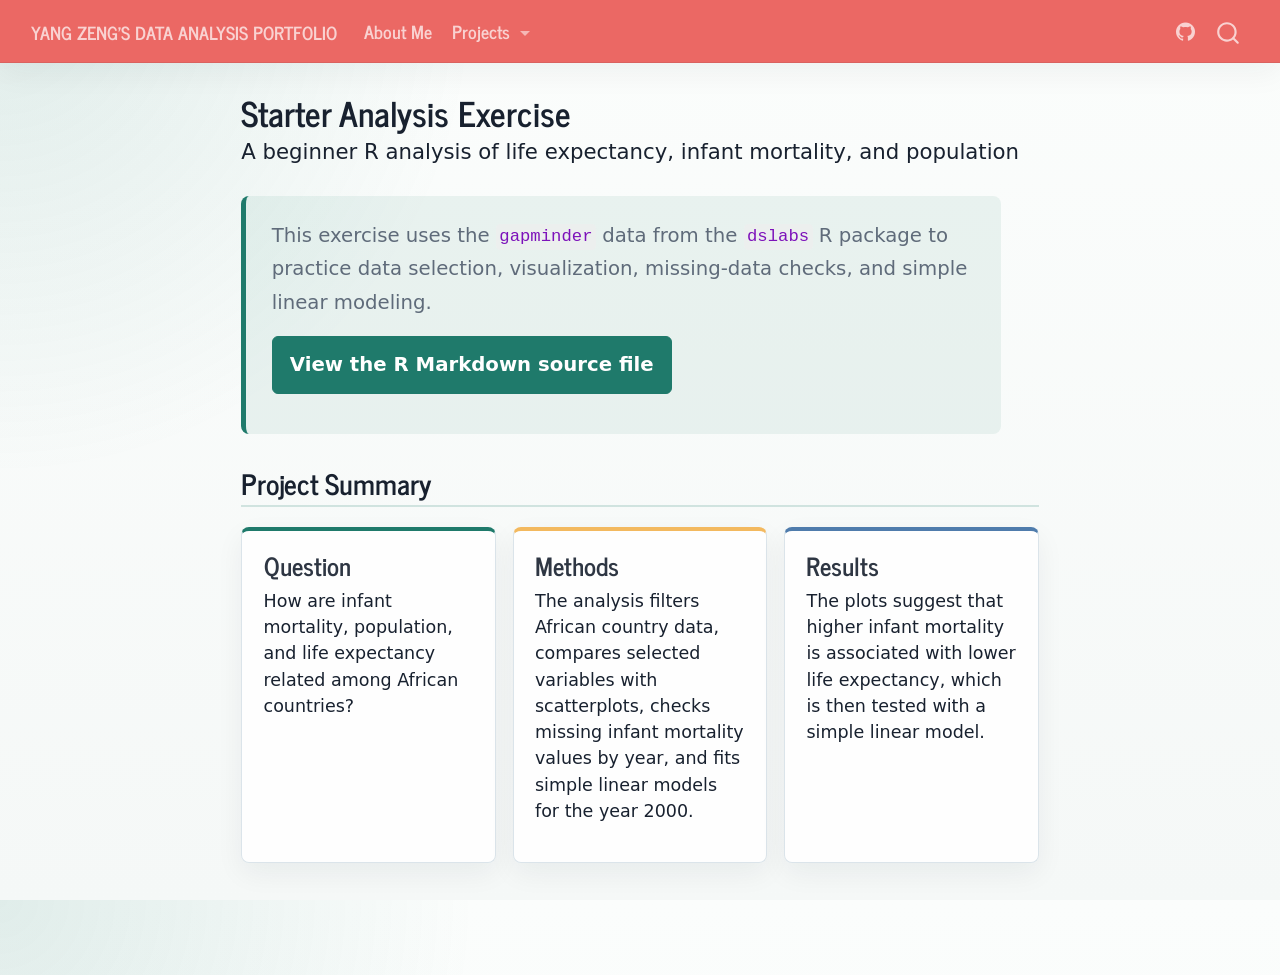
<file: docs/starter-analysis-exercise/starter-analysis-exercise.html>
<!DOCTYPE html>
<html xmlns="http://www.w3.org/1999/xhtml" lang="en" xml:lang="en"><head>

<meta charset="utf-8">
<meta name="generator" content="quarto-1.9.38">

<meta name="viewport" content="width=device-width, initial-scale=1.0, user-scalable=yes">


<title>Starter Analysis Exercise – Yang Zeng’s Data Analysis Portfolio</title>
<style>
/* Default styles provided by pandoc.
** See https://pandoc.org/MANUAL.html#variables-for-html for config info.
*/
code{white-space: pre-wrap;}
span.smallcaps{font-variant: small-caps;}
div.columns{display: flex; gap: min(4vw, 1.5em);}
div.column{flex: auto; overflow-x: auto;}
div.hanging-indent{margin-left: 1.5em; text-indent: -1.5em;}
ul.task-list{list-style: none;}
ul.task-list li input[type="checkbox"] {
  width: 0.8em;
  margin: 0 0.8em 0.2em -1em; /* quarto-specific, see https://github.com/quarto-dev/quarto-cli/issues/4556 */ 
  vertical-align: middle;
}
</style>


<script src="../site_libs/quarto-nav/quarto-nav.js"></script>
<script src="../site_libs/quarto-nav/headroom.min.js"></script>
<script src="../site_libs/clipboard/clipboard.min.js"></script>
<script src="../site_libs/quarto-search/autocomplete.umd.js"></script>
<script src="../site_libs/quarto-search/fuse.min.js"></script>
<script src="../site_libs/quarto-search/quarto-search.js"></script>
<meta name="quarto:offset" content="../">
<script src="../site_libs/quarto-html/quarto.js" type="module"></script>
<script src="../site_libs/quarto-html/tabsets/tabsets.js" type="module"></script>
<script src="../site_libs/quarto-html/popper.min.js"></script>
<script src="../site_libs/quarto-html/tippy.umd.min.js"></script>
<script src="../site_libs/quarto-html/anchor.min.js"></script>
<link href="../site_libs/quarto-html/tippy.css" rel="stylesheet">
<link href="../site_libs/quarto-html/quarto-syntax-highlighting-15634bcf2e68342d4ad2dfa704d543f6.css" rel="stylesheet" id="quarto-text-highlighting-styles">
<script src="../site_libs/bootstrap/bootstrap.min.js"></script>
<link href="../site_libs/bootstrap/bootstrap-icons.css" rel="stylesheet">
<link href="../site_libs/bootstrap/bootstrap-d390f6b1bb233dafbd59a397b5af9ca7.min.css" rel="stylesheet" append-hash="true" id="quarto-bootstrap" data-mode="light">
<script id="quarto-search-options" type="application/json">{
  "location": "navbar",
  "copy-button": false,
  "collapse-after": 3,
  "panel-placement": "end",
  "type": "overlay",
  "limit": 50,
  "keyboard-shortcut": [
    "f",
    "/",
    "s"
  ],
  "show-item-context": false,
  "language": {
    "search-no-results-text": "No results",
    "search-matching-documents-text": "matching documents",
    "search-copy-link-title": "Copy link to search",
    "search-hide-matches-text": "Hide additional matches",
    "search-more-match-text": "more match in this document",
    "search-more-matches-text": "more matches in this document",
    "search-clear-button-title": "Clear",
    "search-text-placeholder": "",
    "search-detached-cancel-button-title": "Cancel",
    "search-submit-button-title": "Submit",
    "search-label": "Search"
  }
}</script>


<link rel="stylesheet" href="../styles.css">
</head>

<body class="nav-fixed fullcontent quarto-light">

<div id="quarto-search-results"></div>
  <header id="quarto-header" class="headroom fixed-top">
    <nav class="navbar navbar-expand-lg " data-bs-theme="dark">
      <div class="navbar-container container-fluid">
      <div class="navbar-brand-container mx-auto">
    <a class="navbar-brand" href="../index.html">
    <span class="navbar-title">Yang Zeng’s Data Analysis Portfolio</span>
    </a>
  </div>
            <div id="quarto-search" class="" title="Search"></div>
          <button class="navbar-toggler" type="button" data-bs-toggle="collapse" data-bs-target="#navbarCollapse" aria-controls="navbarCollapse" role="menu" aria-expanded="false" aria-label="Toggle navigation" onclick="if (window.quartoToggleHeadroom) { window.quartoToggleHeadroom(); }">
  <span class="navbar-toggler-icon"></span>
</button>
          <div class="collapse navbar-collapse" id="navbarCollapse">
            <ul class="navbar-nav navbar-nav-scroll me-auto">
  <li class="nav-item">
    <a class="nav-link" href="../aboutme.html"> 
<span class="menu-text">About Me</span></a>
  </li>  
  <li class="nav-item dropdown ">
    <a class="nav-link dropdown-toggle" href="#" id="nav-menu-projects" role="link" data-bs-toggle="dropdown" aria-expanded="false">
 <span class="menu-text">Projects</span>
    </a>
    <ul class="dropdown-menu" aria-labelledby="nav-menu-projects">    
        <li>
    <a class="dropdown-item" href="../starter-analysis-exercise/starter-analysis-exercise.html">
 <span class="dropdown-text">Starter Analysis Exercise</span></a>
  </li>  
        <li>
    <a class="dropdown-item" href="../cdcdata_exercise/cdcdata_exercise.html">
 <span class="dropdown-text">CDC Data Processing Exercise</span></a>
  </li>  
        <li>
    <a class="dropdown-item" href="../complex_data_type_analysis/complex_data_type_analysis.html">
 <span class="dropdown-text">Complex Data Type Analysis</span></a>
  </li>  
    </ul>
  </li>
</ul>
            <ul class="navbar-nav navbar-nav-scroll ms-auto">
  <li class="nav-item compact">
    <a class="nav-link" href="https://github.com/yangyin-zeng/YangZeng-portfolio.git"> <i class="bi bi-github" role="img">
</i> 
<span class="menu-text"></span></a>
  </li>  
</ul>
          </div> <!-- /navcollapse -->
            <div class="quarto-navbar-tools">
</div>
      </div> <!-- /container-fluid -->
    </nav>
</header>
<!-- content -->
<div id="quarto-content" class="quarto-container page-columns page-rows-contents page-layout-article page-navbar">
<!-- sidebar -->
<!-- margin-sidebar -->
    
<!-- main -->
<main class="content" id="quarto-document-content">

<header id="title-block-header" class="quarto-title-block default">
<div class="quarto-title">
<h1 class="title">Starter Analysis Exercise</h1>
<p class="subtitle lead">A beginner R analysis of life expectancy, infant mortality, and population</p>
</div>



<div class="quarto-title-meta">

    
  
    
  </div>
  


</header>


<div class="project-hero">
<p>This exercise uses the <code>gapminder</code> data from the <code>dslabs</code> R package to practice data selection, visualization, missing-data checks, and simple linear modeling.</p>
<p><a href="https://github.com/yangyin-zeng/starter-analysis-exercise/blob/master/starter_analysis_exercise.Rmd" class="button primary">View the R Markdown source file</a></p>
</div>
<section id="project-summary" class="level2">
<h2 class="anchored" data-anchor-id="project-summary">Project Summary</h2>
<div class="feature-grid">
<section id="question" class="level3 feature-card">
<h3 class="anchored" data-anchor-id="question">Question</h3>
<p>How are infant mortality, population, and life expectancy related among African countries?</p>
</section>
<section id="methods" class="level3 feature-card">
<h3 class="anchored" data-anchor-id="methods">Methods</h3>
<p>The analysis filters African country data, compares selected variables with scatterplots, checks missing infant mortality values by year, and fits simple linear models for the year 2000.</p>
</section>
<section id="results" class="level3 feature-card">
<h3 class="anchored" data-anchor-id="results">Results</h3>
<p>The plots suggest that higher infant mortality is associated with lower life expectancy, which is then tested with a simple linear model.</p>
</section>
</div>


</section>

</main> <!-- /main -->
<script id="quarto-html-after-body" type="application/javascript">
  window.document.addEventListener("DOMContentLoaded", function (event) {
    const icon = "";
    const anchorJS = new window.AnchorJS();
    anchorJS.options = {
      placement: 'right',
      icon: icon
    };
    anchorJS.add('.anchored');
    const isCodeAnnotation = (el) => {
      for (const clz of el.classList) {
        if (clz.startsWith('code-annotation-')) {                     
          return true;
        }
      }
      return false;
    }
    const onCopySuccess = function(e) {
      // button target
      const button = e.trigger;
      // don't keep focus
      button.blur();
      // flash "checked"
      button.classList.add('code-copy-button-checked');
      var currentTitle = button.getAttribute("title");
      button.setAttribute("title", "Copied!");
      let tooltip;
      if (window.bootstrap) {
        button.setAttribute("data-bs-toggle", "tooltip");
        button.setAttribute("data-bs-placement", "left");
        button.setAttribute("data-bs-title", "Copied!");
        tooltip = new bootstrap.Tooltip(button, 
          { trigger: "manual", 
            customClass: "code-copy-button-tooltip",
            offset: [0, -8]});
        tooltip.show();    
      }
      setTimeout(function() {
        if (tooltip) {
          tooltip.hide();
          button.removeAttribute("data-bs-title");
          button.removeAttribute("data-bs-toggle");
          button.removeAttribute("data-bs-placement");
        }
        button.setAttribute("title", currentTitle);
        button.classList.remove('code-copy-button-checked');
      }, 1000);
      // clear code selection
      e.clearSelection();
    }
    const getTextToCopy = function(trigger) {
      const outerScaffold = trigger.parentElement.cloneNode(true);
      const codeEl = outerScaffold.querySelector('code');
      for (const childEl of codeEl.children) {
        if (isCodeAnnotation(childEl)) {
          childEl.remove();
        }
      }
      return codeEl.innerText;
    }
    const clipboard = new window.ClipboardJS('.code-copy-button:not([data-in-quarto-modal])', {
      text: getTextToCopy
    });
    clipboard.on('success', onCopySuccess);
    if (window.document.getElementById('quarto-embedded-source-code-modal')) {
      const clipboardModal = new window.ClipboardJS('.code-copy-button[data-in-quarto-modal]', {
        text: getTextToCopy,
        container: window.document.getElementById('quarto-embedded-source-code-modal')
      });
      clipboardModal.on('success', onCopySuccess);
    }
      var localhostRegex = new RegExp(/^(?:http|https):\/\/localhost\:?[0-9]*\//);
      var mailtoRegex = new RegExp(/^mailto:/);
        var filterRegex = new RegExp('/' + window.location.host + '/');
      var isInternal = (href) => {
          return filterRegex.test(href) || localhostRegex.test(href) || mailtoRegex.test(href);
      }
      // Inspect non-navigation links and adorn them if external
     var links = window.document.querySelectorAll('a[href]:not(.nav-link):not(.navbar-brand):not(.toc-action):not(.sidebar-link):not(.sidebar-item-toggle):not(.pagination-link):not(.no-external):not([aria-hidden]):not(.dropdown-item):not(.quarto-navigation-tool):not(.about-link)');
      for (var i=0; i<links.length; i++) {
        const link = links[i];
        if (!isInternal(link.href)) {
          // undo the damage that might have been done by quarto-nav.js in the case of
          // links that we want to consider external
          if (link.dataset.originalHref !== undefined) {
            link.href = link.dataset.originalHref;
          }
        }
      }
    function tippyHover(el, contentFn, onTriggerFn, onUntriggerFn) {
      const config = {
        allowHTML: true,
        maxWidth: 500,
        delay: 100,
        arrow: false,
        appendTo: function(el) {
            return el.parentElement;
        },
        interactive: true,
        interactiveBorder: 10,
        theme: 'quarto',
        placement: 'bottom-start',
      };
      if (contentFn) {
        config.content = contentFn;
      }
      if (onTriggerFn) {
        config.onTrigger = onTriggerFn;
      }
      if (onUntriggerFn) {
        config.onUntrigger = onUntriggerFn;
      }
      window.tippy(el, config); 
    }
    const noterefs = window.document.querySelectorAll('a[role="doc-noteref"]');
    for (var i=0; i<noterefs.length; i++) {
      const ref = noterefs[i];
      tippyHover(ref, function() {
        // use id or data attribute instead here
        let href = ref.getAttribute('data-footnote-href') || ref.getAttribute('href');
        try { href = new URL(href).hash; } catch {}
        const id = href.replace(/^#\/?/, "");
        const note = window.document.getElementById(id);
        if (note) {
          return note.innerHTML;
        } else {
          return "";
        }
      });
    }
    const xrefs = window.document.querySelectorAll('a.quarto-xref');
    const processXRef = (id, note) => {
      // Strip column container classes
      const stripColumnClz = (el) => {
        el.classList.remove("page-full", "page-columns");
        if (el.children) {
          for (const child of el.children) {
            stripColumnClz(child);
          }
        }
      }
      stripColumnClz(note)
      if (id === null || id.startsWith('sec-')) {
        // Special case sections, only their first couple elements
        const container = document.createElement("div");
        if (note.children && note.children.length > 2) {
          container.appendChild(note.children[0].cloneNode(true));
          for (let i = 1; i < note.children.length; i++) {
            const child = note.children[i];
            if (child.tagName === "P" && child.innerText === "") {
              continue;
            } else {
              container.appendChild(child.cloneNode(true));
              break;
            }
          }
          if (window.Quarto?.typesetMath) {
            window.Quarto.typesetMath(container);
          }
          return container.innerHTML
        } else {
          if (window.Quarto?.typesetMath) {
            window.Quarto.typesetMath(note);
          }
          return note.innerHTML;
        }
      } else {
        // Remove any anchor links if they are present
        const anchorLink = note.querySelector('a.anchorjs-link');
        if (anchorLink) {
          anchorLink.remove();
        }
        if (window.Quarto?.typesetMath) {
          window.Quarto.typesetMath(note);
        }
        if (note.classList.contains("callout")) {
          return note.outerHTML;
        } else {
          return note.innerHTML;
        }
      }
    }
    for (var i=0; i<xrefs.length; i++) {
      const xref = xrefs[i];
      tippyHover(xref, undefined, function(instance) {
        instance.disable();
        let url = xref.getAttribute('href');
        let hash = undefined; 
        if (url.startsWith('#')) {
          hash = url;
        } else {
          try { hash = new URL(url).hash; } catch {}
        }
        if (hash) {
          const id = hash.replace(/^#\/?/, "");
          const note = window.document.getElementById(id);
          if (note !== null) {
            try {
              const html = processXRef(id, note.cloneNode(true));
              instance.setContent(html);
            } finally {
              instance.enable();
              instance.show();
            }
          } else {
            // See if we can fetch this
            fetch(url.split('#')[0])
            .then(res => res.text())
            .then(html => {
              const parser = new DOMParser();
              const htmlDoc = parser.parseFromString(html, "text/html");
              const note = htmlDoc.getElementById(id);
              if (note !== null) {
                const html = processXRef(id, note);
                instance.setContent(html);
              } 
            }).finally(() => {
              instance.enable();
              instance.show();
            });
          }
        } else {
          // See if we can fetch a full url (with no hash to target)
          // This is a special case and we should probably do some content thinning / targeting
          fetch(url)
          .then(res => res.text())
          .then(html => {
            const parser = new DOMParser();
            const htmlDoc = parser.parseFromString(html, "text/html");
            const note = htmlDoc.querySelector('main.content');
            if (note !== null) {
              // This should only happen for chapter cross references
              // (since there is no id in the URL)
              // remove the first header
              if (note.children.length > 0 && note.children[0].tagName === "HEADER") {
                note.children[0].remove();
              }
              const html = processXRef(null, note);
              instance.setContent(html);
            } 
          }).finally(() => {
            instance.enable();
            instance.show();
          });
        }
      }, function(instance) {
      });
    }
        let selectedAnnoteEl;
        const selectorForAnnotation = ( cell, annotation) => {
          let cellAttr = 'data-code-cell="' + cell + '"';
          let lineAttr = 'data-code-annotation="' +  annotation + '"';
          const selector = 'span[' + cellAttr + '][' + lineAttr + ']';
          return selector;
        }
        const selectCodeLines = (annoteEl) => {
          const doc = window.document;
          const targetCell = annoteEl.getAttribute("data-target-cell");
          const targetAnnotation = annoteEl.getAttribute("data-target-annotation");
          const annoteSpan = window.document.querySelector(selectorForAnnotation(targetCell, targetAnnotation));
          const lines = annoteSpan.getAttribute("data-code-lines").split(",");
          const lineIds = lines.map((line) => {
            return targetCell + "-" + line;
          })
          let top = null;
          let height = null;
          let parent = null;
          if (lineIds.length > 0) {
              //compute the position of the single el (top and bottom and make a div)
              const el = window.document.getElementById(lineIds[0]);
              top = el.offsetTop;
              height = el.offsetHeight;
              parent = el.parentElement.parentElement;
            if (lineIds.length > 1) {
              const lastEl = window.document.getElementById(lineIds[lineIds.length - 1]);
              const bottom = lastEl.offsetTop + lastEl.offsetHeight;
              height = bottom - top;
            }
            if (top !== null && height !== null && parent !== null) {
              // cook up a div (if necessary) and position it 
              let div = window.document.getElementById("code-annotation-line-highlight");
              if (div === null) {
                div = window.document.createElement("div");
                div.setAttribute("id", "code-annotation-line-highlight");
                div.style.position = 'absolute';
                parent.appendChild(div);
              }
              div.style.top = top - 2 + "px";
              div.style.height = height + 4 + "px";
              div.style.left = 0;
              let gutterDiv = window.document.getElementById("code-annotation-line-highlight-gutter");
              if (gutterDiv === null) {
                gutterDiv = window.document.createElement("div");
                gutterDiv.setAttribute("id", "code-annotation-line-highlight-gutter");
                gutterDiv.style.position = 'absolute';
                const codeCell = window.document.getElementById(targetCell);
                const gutter = codeCell.querySelector('.code-annotation-gutter');
                gutter.appendChild(gutterDiv);
              }
              gutterDiv.style.top = top - 2 + "px";
              gutterDiv.style.height = height + 4 + "px";
            }
            selectedAnnoteEl = annoteEl;
          }
        };
        const unselectCodeLines = () => {
          const elementsIds = ["code-annotation-line-highlight", "code-annotation-line-highlight-gutter"];
          elementsIds.forEach((elId) => {
            const div = window.document.getElementById(elId);
            if (div) {
              div.remove();
            }
          });
          selectedAnnoteEl = undefined;
        };
          // Handle positioning of the toggle
      window.addEventListener(
        "resize",
        throttle(() => {
          elRect = undefined;
          if (selectedAnnoteEl) {
            selectCodeLines(selectedAnnoteEl);
          }
        }, 10)
      );
      function throttle(fn, ms) {
      let throttle = false;
      let timer;
        return (...args) => {
          if(!throttle) { // first call gets through
              fn.apply(this, args);
              throttle = true;
          } else { // all the others get throttled
              if(timer) clearTimeout(timer); // cancel #2
              timer = setTimeout(() => {
                fn.apply(this, args);
                timer = throttle = false;
              }, ms);
          }
        };
      }
        // Attach click handler to the DT
        const annoteDls = window.document.querySelectorAll('dt[data-target-cell]');
        for (const annoteDlNode of annoteDls) {
          annoteDlNode.addEventListener('click', (event) => {
            const clickedEl = event.target;
            if (clickedEl !== selectedAnnoteEl) {
              unselectCodeLines();
              const activeEl = window.document.querySelector('dt[data-target-cell].code-annotation-active');
              if (activeEl) {
                activeEl.classList.remove('code-annotation-active');
              }
              selectCodeLines(clickedEl);
              clickedEl.classList.add('code-annotation-active');
            } else {
              // Unselect the line
              unselectCodeLines();
              clickedEl.classList.remove('code-annotation-active');
            }
          });
        }
    const findCites = (el) => {
      const parentEl = el.parentElement;
      if (parentEl) {
        const cites = parentEl.dataset.cites;
        if (cites) {
          return {
            el,
            cites: cites.split(' ')
          };
        } else {
          return findCites(el.parentElement)
        }
      } else {
        return undefined;
      }
    };
    var bibliorefs = window.document.querySelectorAll('a[role="doc-biblioref"]');
    for (var i=0; i<bibliorefs.length; i++) {
      const ref = bibliorefs[i];
      const citeInfo = findCites(ref);
      if (citeInfo) {
        tippyHover(citeInfo.el, function() {
          var popup = window.document.createElement('div');
          citeInfo.cites.forEach(function(cite) {
            var citeDiv = window.document.createElement('div');
            citeDiv.classList.add('hanging-indent');
            citeDiv.classList.add('csl-entry');
            var biblioDiv = window.document.getElementById('ref-' + cite);
            if (biblioDiv) {
              citeDiv.innerHTML = biblioDiv.innerHTML;
            }
            popup.appendChild(citeDiv);
          });
          return popup.innerHTML;
        });
      }
    }
  });
  </script>
</div> <!-- /content -->




</body></html>
</file>
<file: docs/site_libs/quarto-html/tippy.css>
.tippy-box[data-animation=fade][data-state=hidden]{opacity:0}[data-tippy-root]{max-width:calc(100vw - 10px)}.tippy-box{position:relative;background-color:#333;color:#fff;border-radius:4px;font-size:14px;line-height:1.4;white-space:normal;outline:0;transition-property:transform,visibility,opacity}.tippy-box[data-placement^=top]>.tippy-arrow{bottom:0}.tippy-box[data-placement^=top]>.tippy-arrow:before{bottom:-7px;left:0;border-width:8px 8px 0;border-top-color:initial;transform-origin:center top}.tippy-box[data-placement^=bottom]>.tippy-arrow{top:0}.tippy-box[data-placement^=bottom]>.tippy-arrow:before{top:-7px;left:0;border-width:0 8px 8px;border-bottom-color:initial;transform-origin:center bottom}.tippy-box[data-placement^=left]>.tippy-arrow{right:0}.tippy-box[data-placement^=left]>.tippy-arrow:before{border-width:8px 0 8px 8px;border-left-color:initial;right:-7px;transform-origin:center left}.tippy-box[data-placement^=right]>.tippy-arrow{left:0}.tippy-box[data-placement^=right]>.tippy-arrow:before{left:-7px;border-width:8px 8px 8px 0;border-right-color:initial;transform-origin:center right}.tippy-box[data-inertia][data-state=visible]{transition-timing-function:cubic-bezier(.54,1.5,.38,1.11)}.tippy-arrow{width:16px;height:16px;color:#333}.tippy-arrow:before{content:"";position:absolute;border-color:transparent;border-style:solid}.tippy-content{position:relative;padding:5px 9px;z-index:1}
</file>
<file: docs/site_libs/quarto-html/quarto-syntax-highlighting-15634bcf2e68342d4ad2dfa704d543f6.css>
/* quarto syntax highlight colors */
:root {
  --quarto-hl-ot-color: #003B4F;
  --quarto-hl-at-color: #657422;
  --quarto-hl-ss-color: #20794D;
  --quarto-hl-an-color: #5E5E5E;
  --quarto-hl-fu-color: #4758AB;
  --quarto-hl-st-color: #20794D;
  --quarto-hl-cf-color: #003B4F;
  --quarto-hl-op-color: #5E5E5E;
  --quarto-hl-er-color: #AD0000;
  --quarto-hl-bn-color: #AD0000;
  --quarto-hl-al-color: #AD0000;
  --quarto-hl-va-color: #111111;
  --quarto-hl-bu-color: inherit;
  --quarto-hl-ex-color: inherit;
  --quarto-hl-pp-color: #AD0000;
  --quarto-hl-in-color: #5E5E5E;
  --quarto-hl-vs-color: #20794D;
  --quarto-hl-wa-color: #5E5E5E;
  --quarto-hl-do-color: #5E5E5E;
  --quarto-hl-im-color: #00769E;
  --quarto-hl-ch-color: #20794D;
  --quarto-hl-dt-color: #AD0000;
  --quarto-hl-fl-color: #AD0000;
  --quarto-hl-co-color: #5E5E5E;
  --quarto-hl-cv-color: #5E5E5E;
  --quarto-hl-cn-color: #8f5902;
  --quarto-hl-sc-color: #5E5E5E;
  --quarto-hl-dv-color: #AD0000;
  --quarto-hl-kw-color: #003B4F;
}

/* other quarto variables */
:root {
  --quarto-font-monospace: SFMono-Regular, Menlo, Monaco, Consolas, "Liberation Mono", "Courier New", monospace;
}

/* syntax highlight based on Pandoc's rules */
pre > code.sourceCode > span {
  color: #003B4F;
}

code.sourceCode > span {
  color: #003B4F;
}

div.sourceCode,
div.sourceCode pre.sourceCode {
  color: #003B4F;
}

/* Normal */
code span {
  color: #003B4F;
}

/* Alert */
code span.al {
  color: #AD0000;
  font-style: inherit;
}

/* Annotation */
code span.an {
  color: #5E5E5E;
  font-style: inherit;
}

/* Attribute */
code span.at {
  color: #657422;
  font-style: inherit;
}

/* BaseN */
code span.bn {
  color: #AD0000;
  font-style: inherit;
}

/* BuiltIn */
code span.bu {
  font-style: inherit;
}

/* ControlFlow */
code span.cf {
  color: #003B4F;
  font-weight: bold;
  font-style: inherit;
}

/* Char */
code span.ch {
  color: #20794D;
  font-style: inherit;
}

/* Constant */
code span.cn {
  color: #8f5902;
  font-style: inherit;
}

/* Comment */
code span.co {
  color: #5E5E5E;
  font-style: inherit;
}

/* CommentVar */
code span.cv {
  color: #5E5E5E;
  font-style: italic;
}

/* Documentation */
code span.do {
  color: #5E5E5E;
  font-style: italic;
}

/* DataType */
code span.dt {
  color: #AD0000;
  font-style: inherit;
}

/* DecVal */
code span.dv {
  color: #AD0000;
  font-style: inherit;
}

/* Error */
code span.er {
  color: #AD0000;
  font-style: inherit;
}

/* Extension */
code span.ex {
  font-style: inherit;
}

/* Float */
code span.fl {
  color: #AD0000;
  font-style: inherit;
}

/* Function */
code span.fu {
  color: #4758AB;
  font-style: inherit;
}

/* Import */
code span.im {
  color: #00769E;
  font-style: inherit;
}

/* Information */
code span.in {
  color: #5E5E5E;
  font-style: inherit;
}

/* Keyword */
code span.kw {
  color: #003B4F;
  font-weight: bold;
  font-style: inherit;
}

/* Operator */
code span.op {
  color: #5E5E5E;
  font-style: inherit;
}

/* Other */
code span.ot {
  color: #003B4F;
  font-style: inherit;
}

/* Preprocessor */
code span.pp {
  color: #AD0000;
  font-style: inherit;
}

/* SpecialChar */
code span.sc {
  color: #5E5E5E;
  font-style: inherit;
}

/* SpecialString */
code span.ss {
  color: #20794D;
  font-style: inherit;
}

/* String */
code span.st {
  color: #20794D;
  font-style: inherit;
}

/* Variable */
code span.va {
  color: #111111;
  font-style: inherit;
}

/* VerbatimString */
code span.vs {
  color: #20794D;
  font-style: inherit;
}

/* Warning */
code span.wa {
  color: #5E5E5E;
  font-style: italic;
}

.prevent-inlining {
  content: "</";
}

/*# sourceMappingURL=f23921c56f73e400b49028c9186a1aa0.css.map */
</file>
<file: docs/styles.css>
/* css styles */

:root {
  --ink: #18212f;
  --muted: #5f6b7a;
  --line: #dbe4ea;
  --surface: #f7faf9;
  --accent: #1f7a6b;
  --accent-strong: #155c52;
  --warm: #f3b95f;
}

body {
  color: var(--ink);
  background:
    radial-gradient(circle at top left, rgba(31, 122, 107, 0.12), transparent 28rem),
    linear-gradient(180deg, #fbfdfc 0%, #f5f8f7 100%);
  font-size: 1.03rem;
}

.navbar {
  border-bottom: 1px solid rgba(24, 33, 47, 0.08);
  box-shadow: 0 10px 30px rgba(24, 33, 47, 0.05);
}

.navbar-title {
  font-weight: 700;
  letter-spacing: 0;
}

h1,
h2,
h3 {
  color: var(--ink);
  letter-spacing: 0;
}

h2 {
  margin-top: 2.4rem;
  padding-bottom: 0.35rem;
  border-bottom: 2px solid rgba(31, 122, 107, 0.18);
}

a {
  color: var(--accent-strong);
}

a:hover {
  color: var(--accent);
}

.hero,
.about-header {
  display: grid;
  grid-template-columns: minmax(0, 1.25fr) minmax(220px, 0.75fr);
  gap: 2rem;
  align-items: center;
  margin: 1.5rem 0 2.5rem;
  padding: 2.4rem;
  background: rgba(255, 255, 255, 0.86);
  border: 1px solid rgba(31, 122, 107, 0.14);
  border-radius: 8px;
  box-shadow: 0 18px 45px rgba(24, 33, 47, 0.08);
}

.hero h1,
.about-intro h1 {
  margin-top: 0;
  font-size: clamp(2.3rem, 5vw, 4rem);
  line-height: 1.02;
}

.hero p,
.about-intro p,
.project-hero {
  color: var(--muted);
  font-size: 1.16rem;
  line-height: 1.7;
}

.hero-photo img,
.about-image img {
  width: 100%;
  max-width: 320px;
  aspect-ratio: 1;
  object-fit: cover;
  border-radius: 8px;
  border: 6px solid #fff;
  box-shadow: 0 16px 36px rgba(24, 33, 47, 0.18);
}

.hero-actions {
  display: flex;
  flex-wrap: wrap;
  gap: 0.75rem;
  margin-top: 1.5rem;
}

.button,
.project-link {
  display: inline-flex;
  align-items: center;
  justify-content: center;
  min-height: 2.65rem;
  padding: 0.65rem 1rem;
  border: 1px solid var(--accent);
  border-radius: 6px;
  color: var(--accent-strong);
  font-weight: 700;
  text-decoration: none;
}

.button:hover,
.project-link:hover {
  background: rgba(31, 122, 107, 0.08);
  text-decoration: none;
}

.button.primary {
  background: var(--accent);
  color: #fff;
}

.button.primary:hover {
  background: var(--accent-strong);
  color: #fff;
}

.feature-grid {
  display: grid;
  grid-template-columns: repeat(3, minmax(0, 1fr));
  gap: 1rem;
  margin: 1.2rem 0 2rem;
}

.feature-card,
.project-card,
.note-panel {
  background: rgba(255, 255, 255, 0.88);
  border: 1px solid var(--line);
  border-radius: 8px;
  padding: 1.25rem;
  box-shadow: 0 10px 28px rgba(24, 33, 47, 0.06);
}

.feature-card h3,
.project-card h3,
.note-panel h3 {
  margin-top: 0;
}

.feature-card {
  border-top: 4px solid var(--accent);
}

.feature-card:nth-child(2) {
  border-top-color: var(--warm);
}

.feature-card:nth-child(3) {
  border-top-color: #4f7cac;
}

.project-list {
  display: grid;
  gap: 1rem;
}

.project-card {
  max-width: 720px;
}

.project-hero {
  max-width: 760px;
  margin: 1rem 0 2rem;
  padding: 1.35rem 1.5rem;
  background: rgba(31, 122, 107, 0.08);
  border-left: 5px solid var(--accent);
  border-radius: 8px;
}

.note-panel {
  margin-top: 2rem;
  border-left: 5px solid var(--warm);
}

@media (max-width: 760px) {
  .hero,
  .about-header,
  .feature-grid {
    grid-template-columns: 1fr;
  }

  .hero,
  .about-header {
    padding: 1.4rem;
  }

  .hero-photo,
  .about-image {
    order: -1;
  }

  .hero-photo img,
  .about-image img {
    max-width: 240px;
  }
}
</file>
